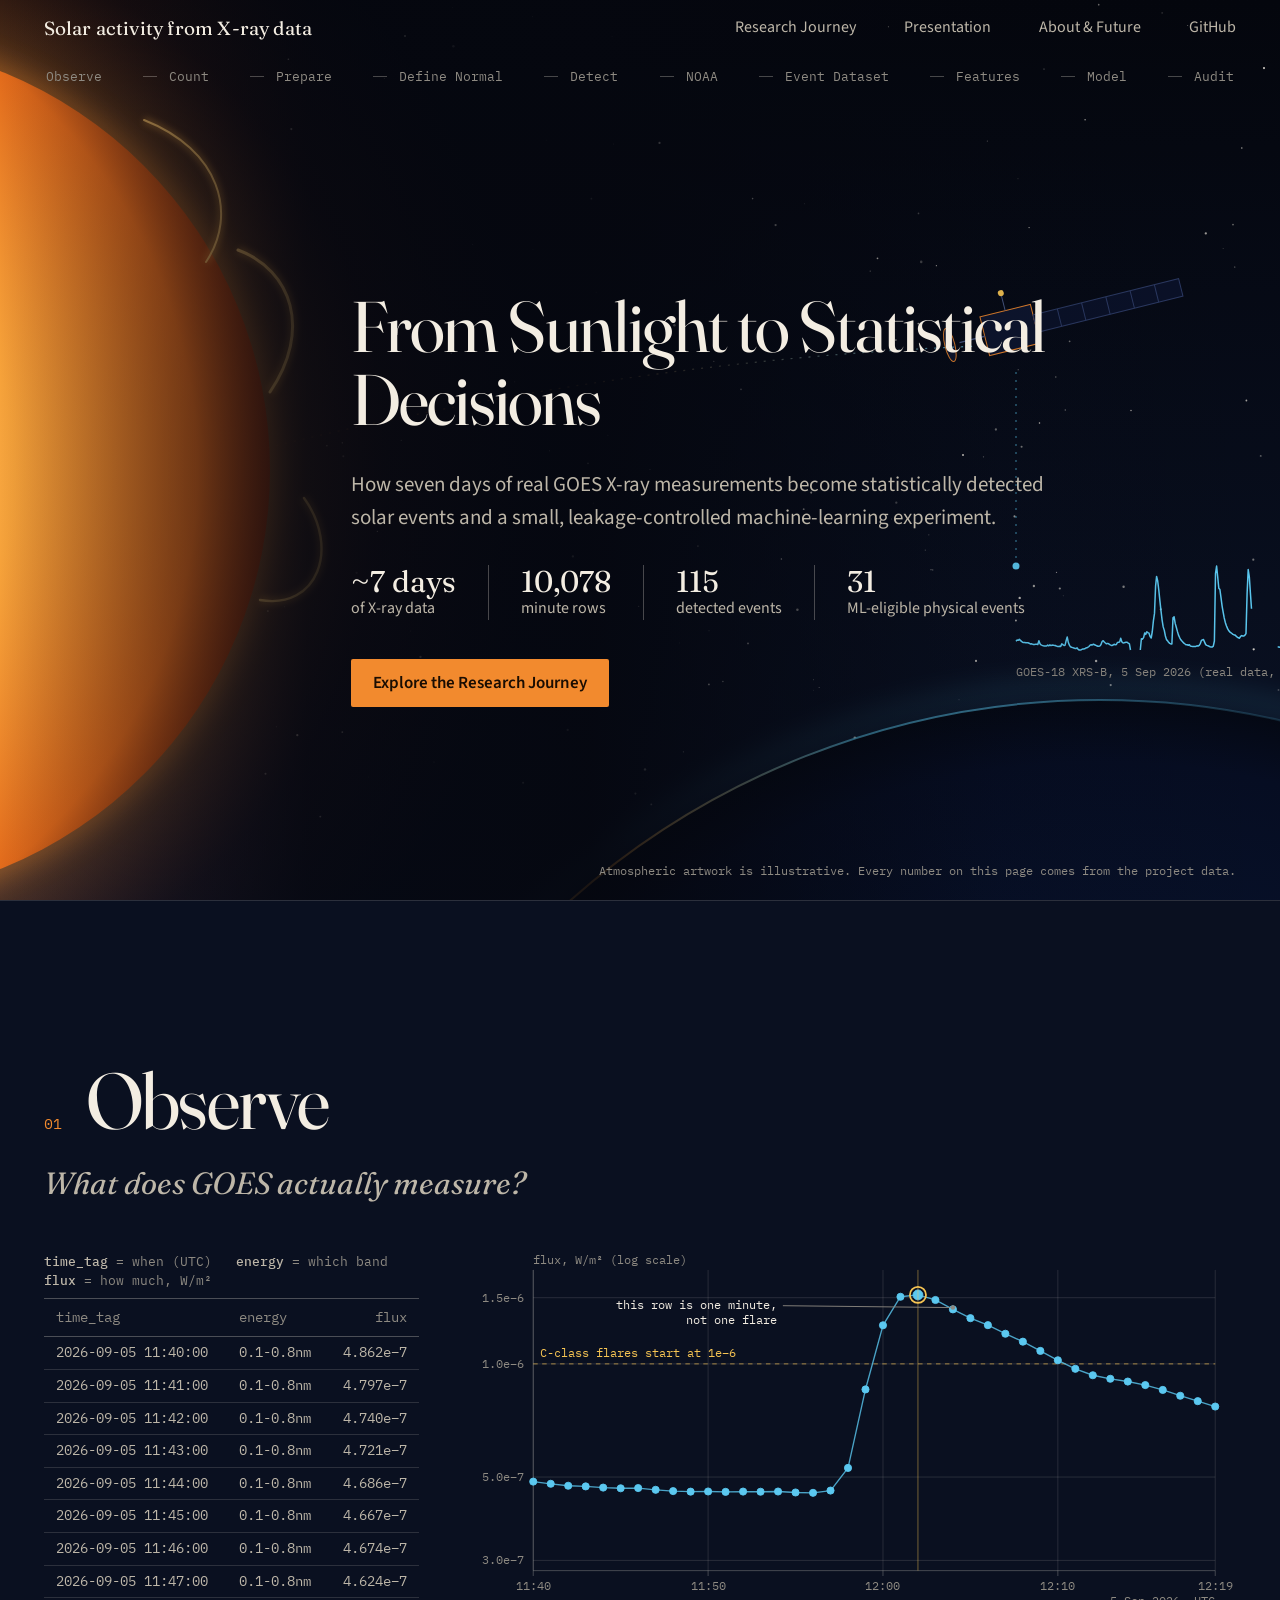
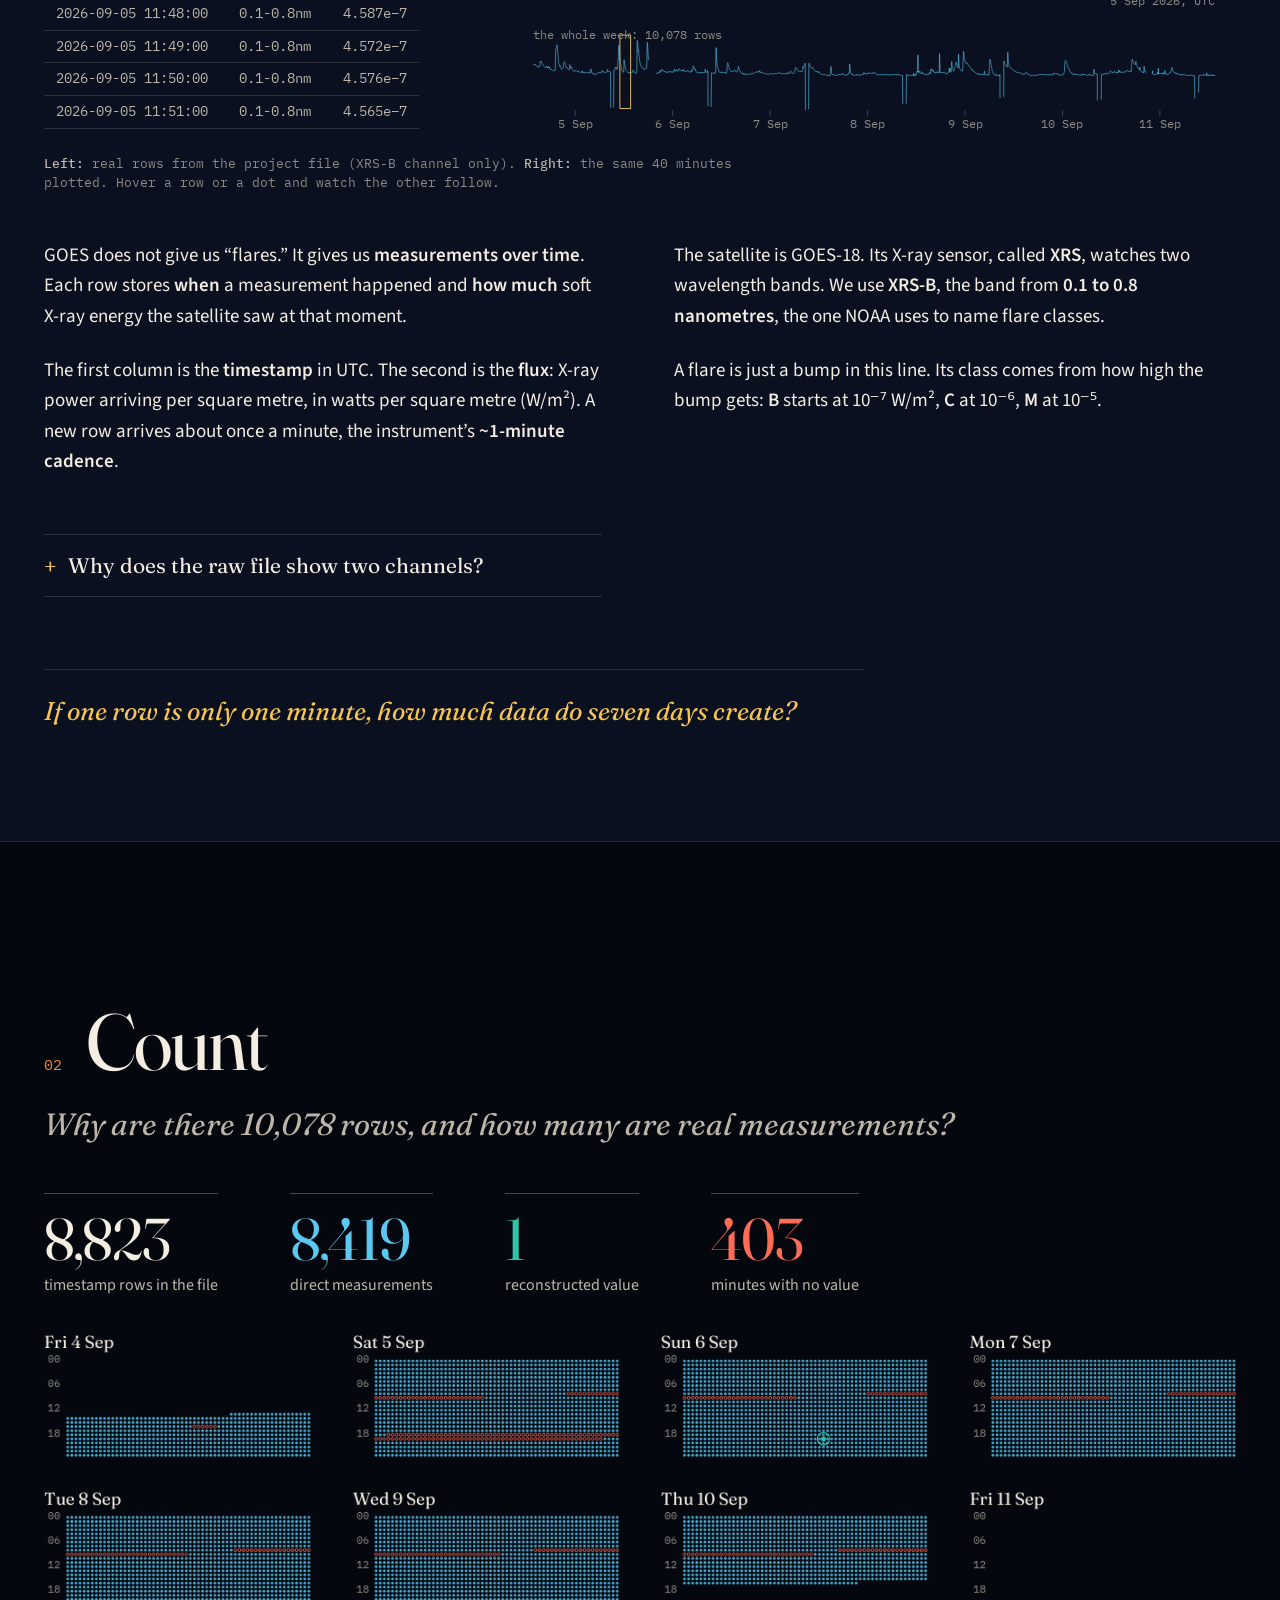
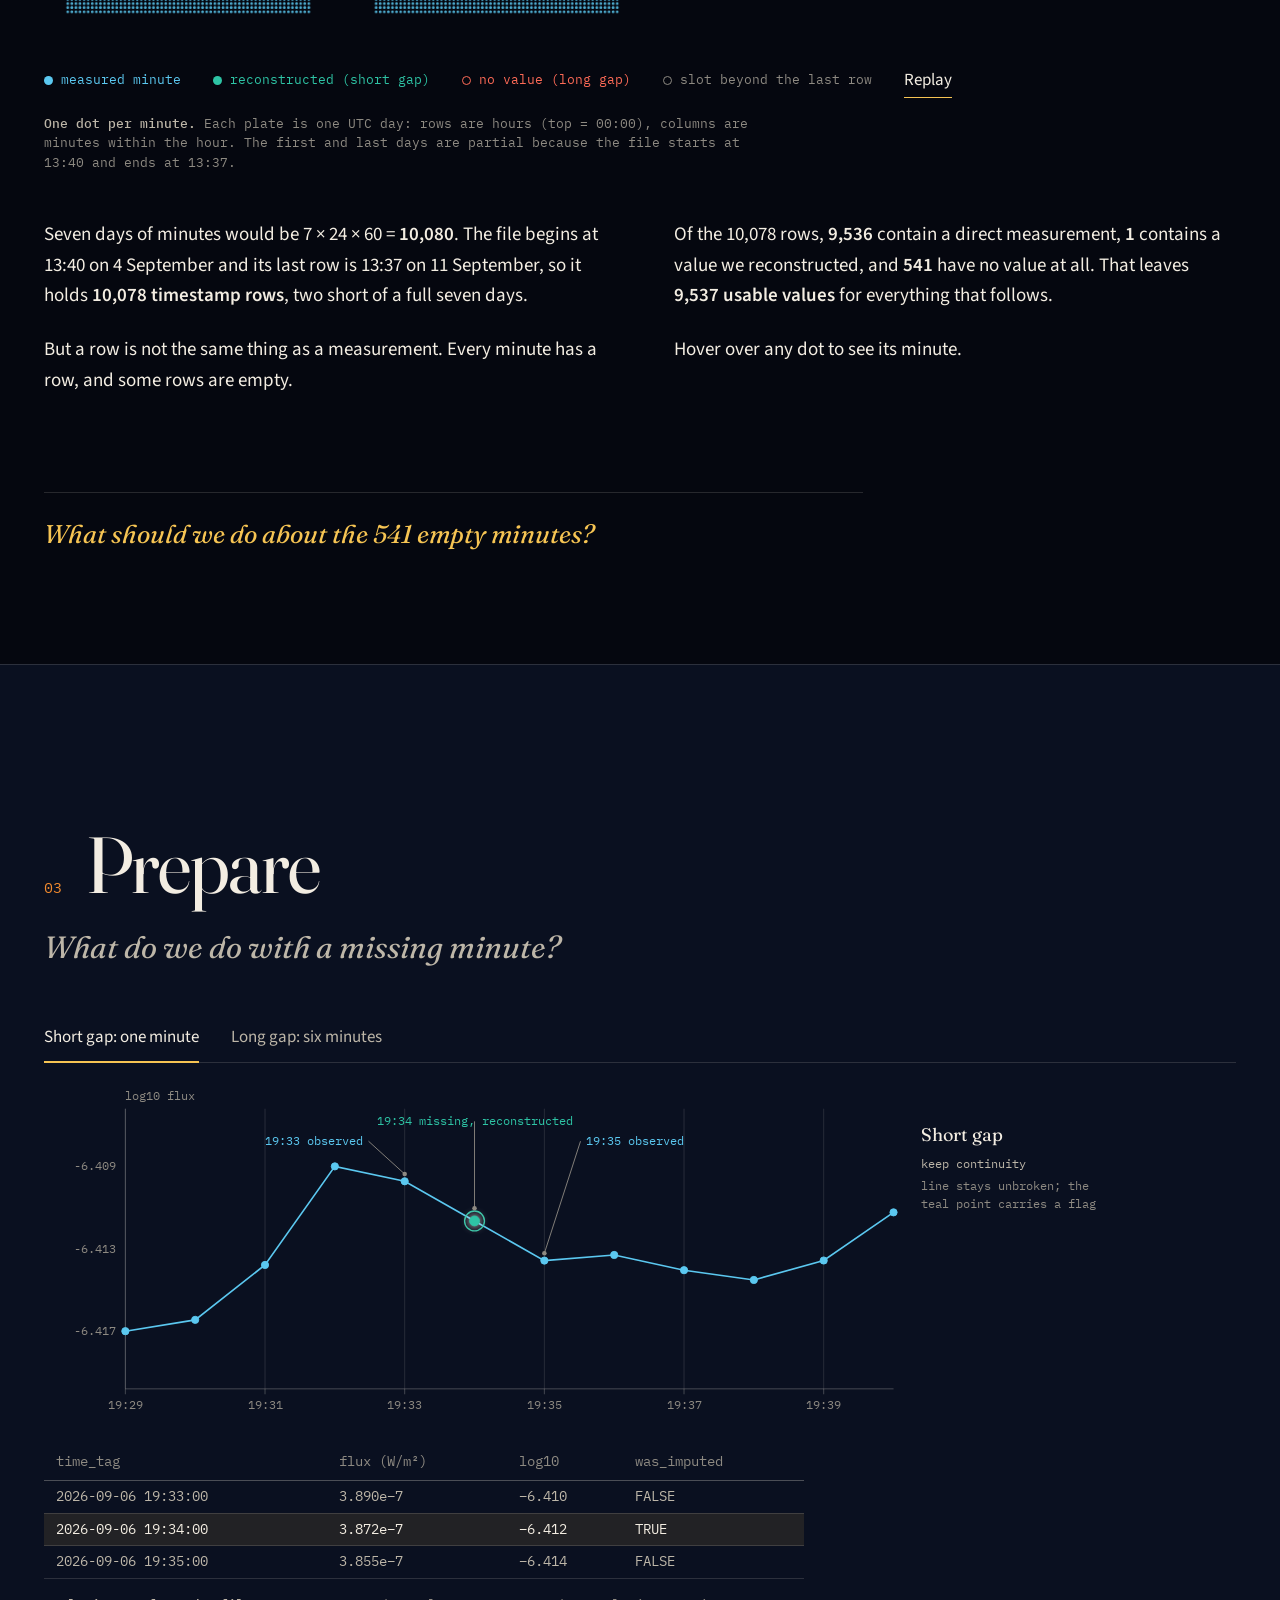
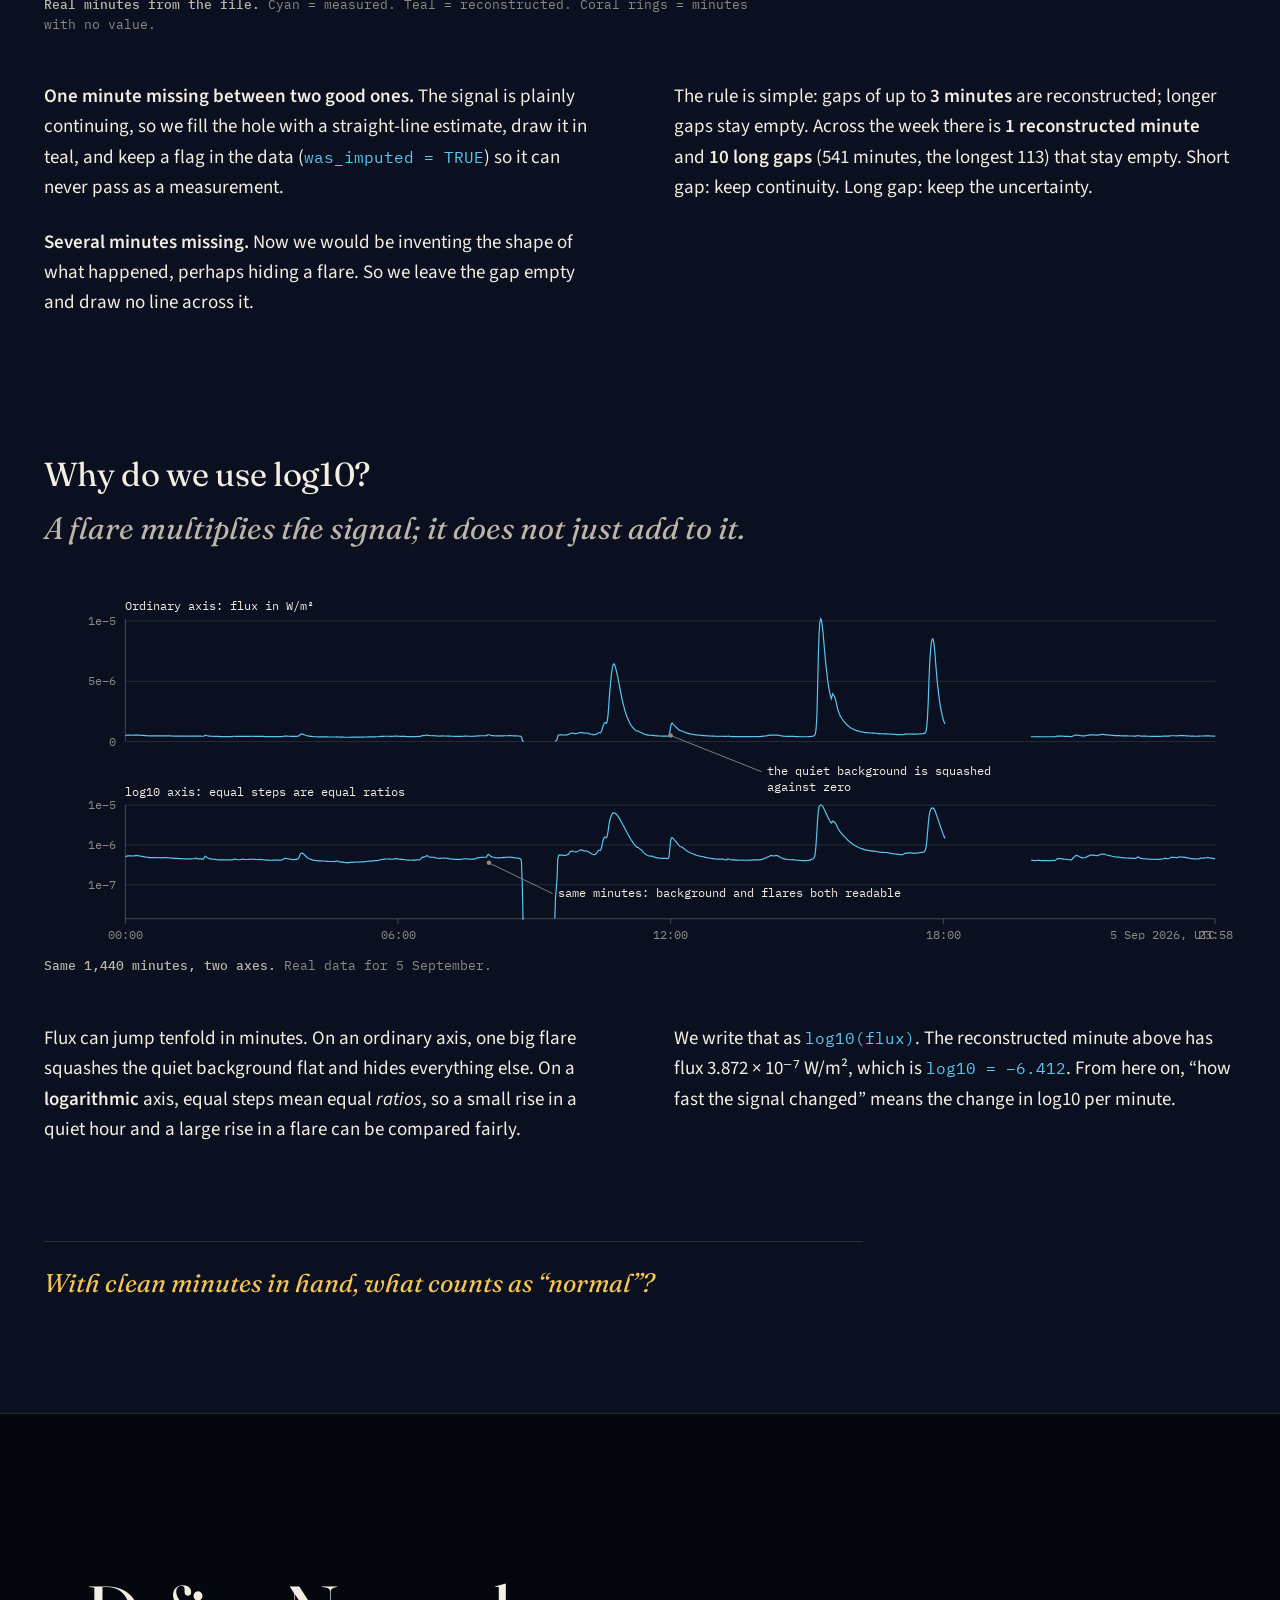
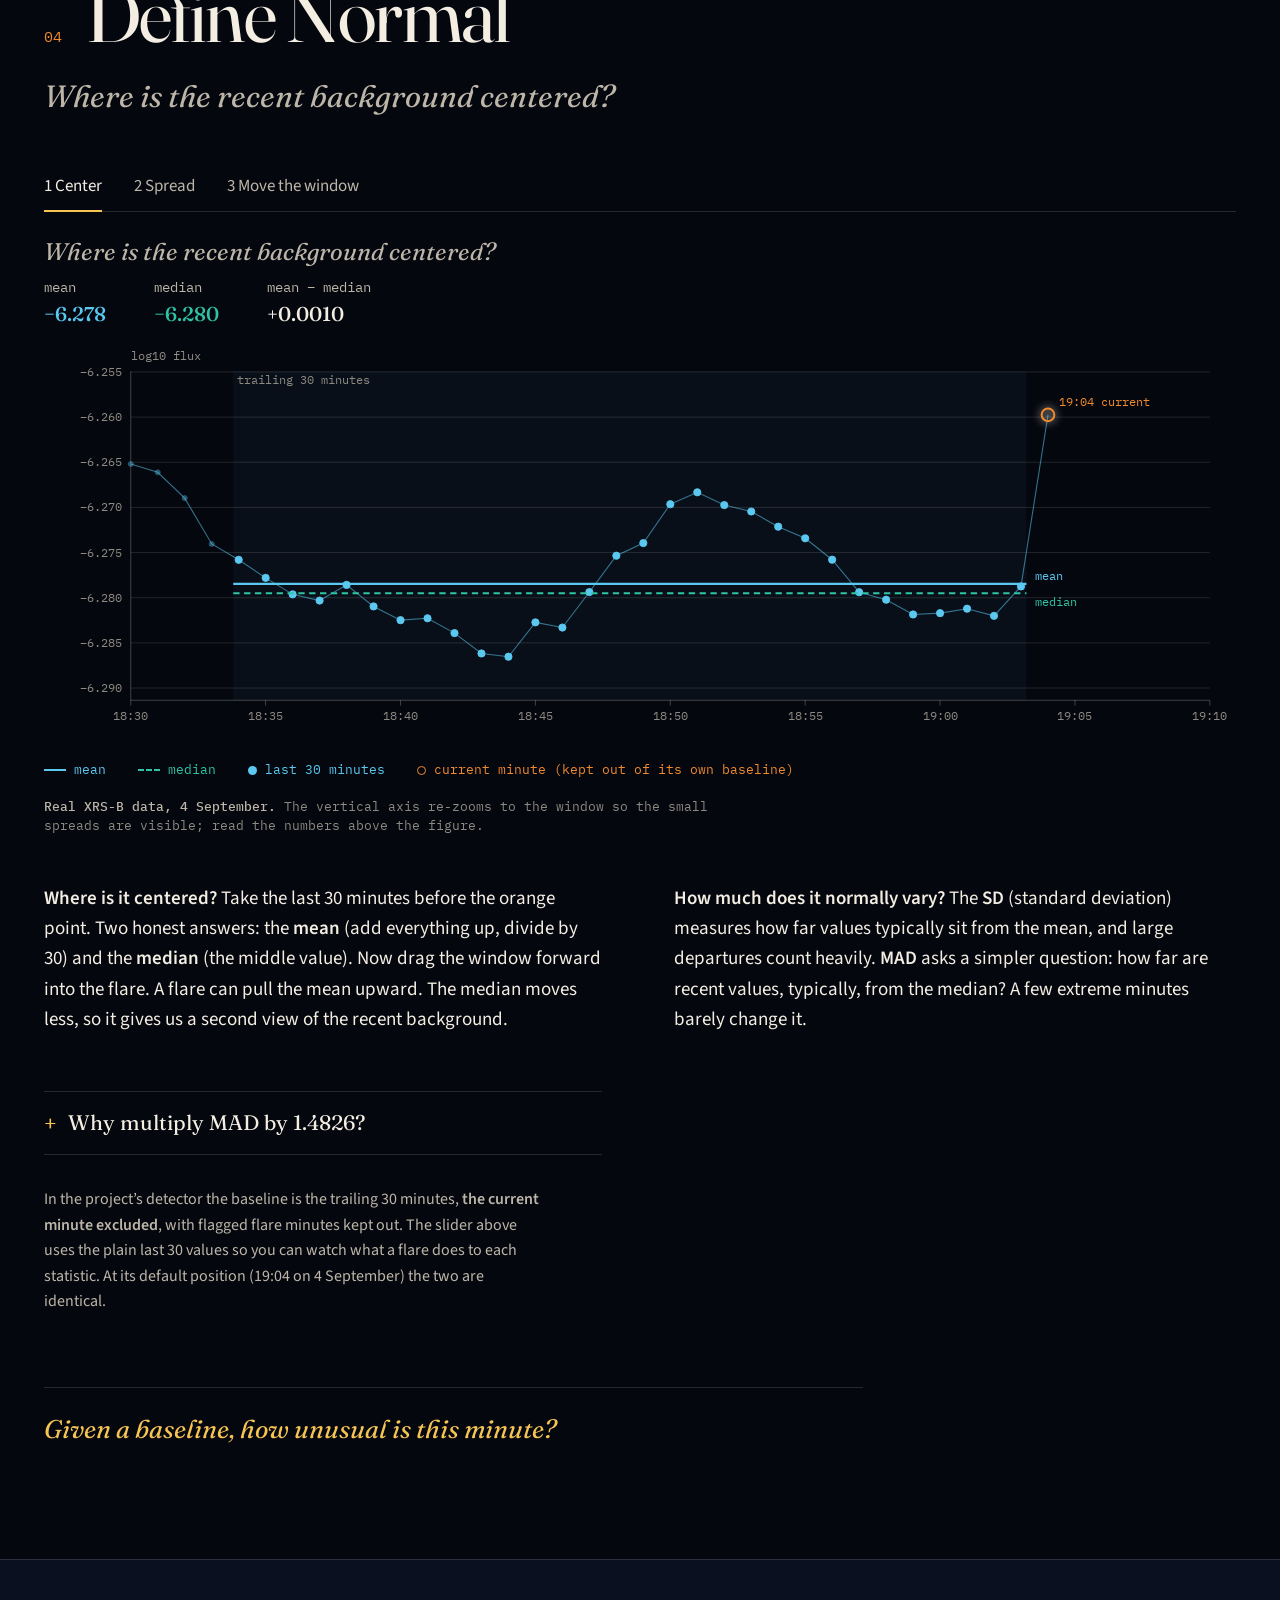
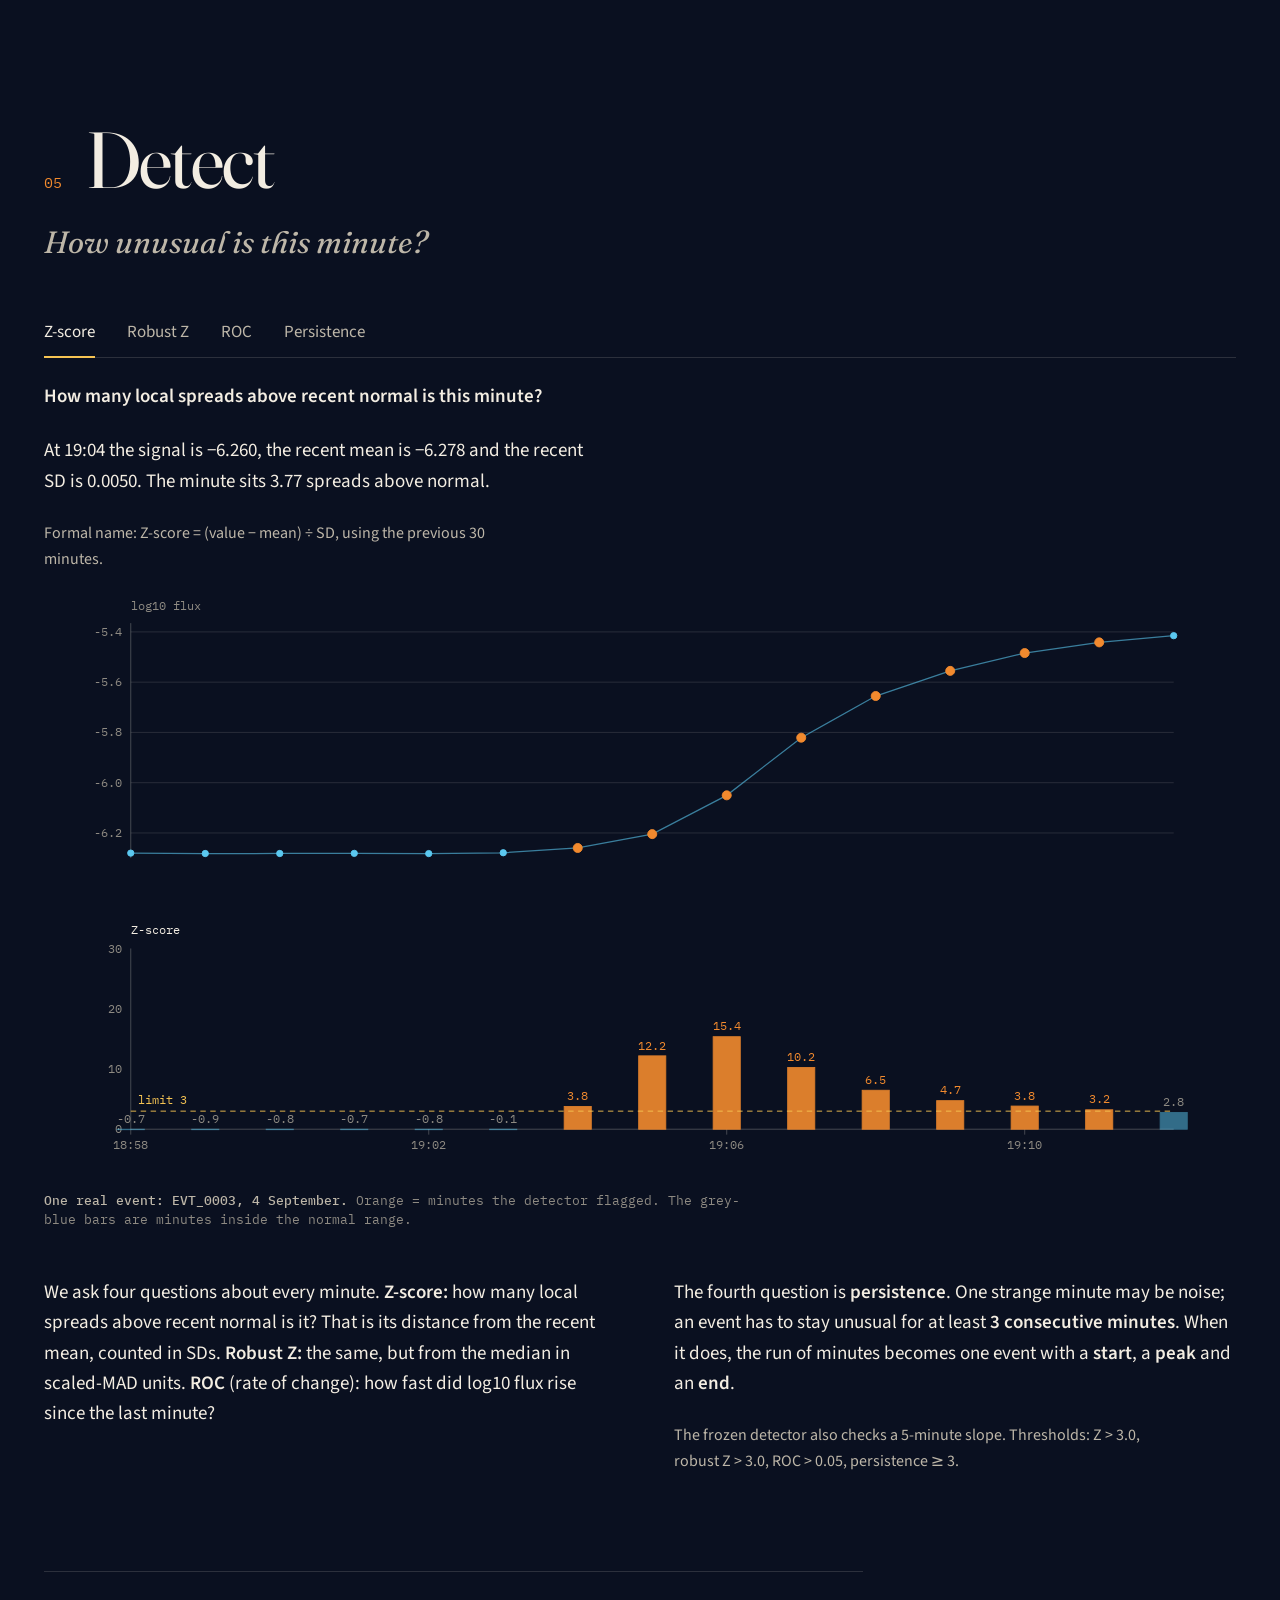
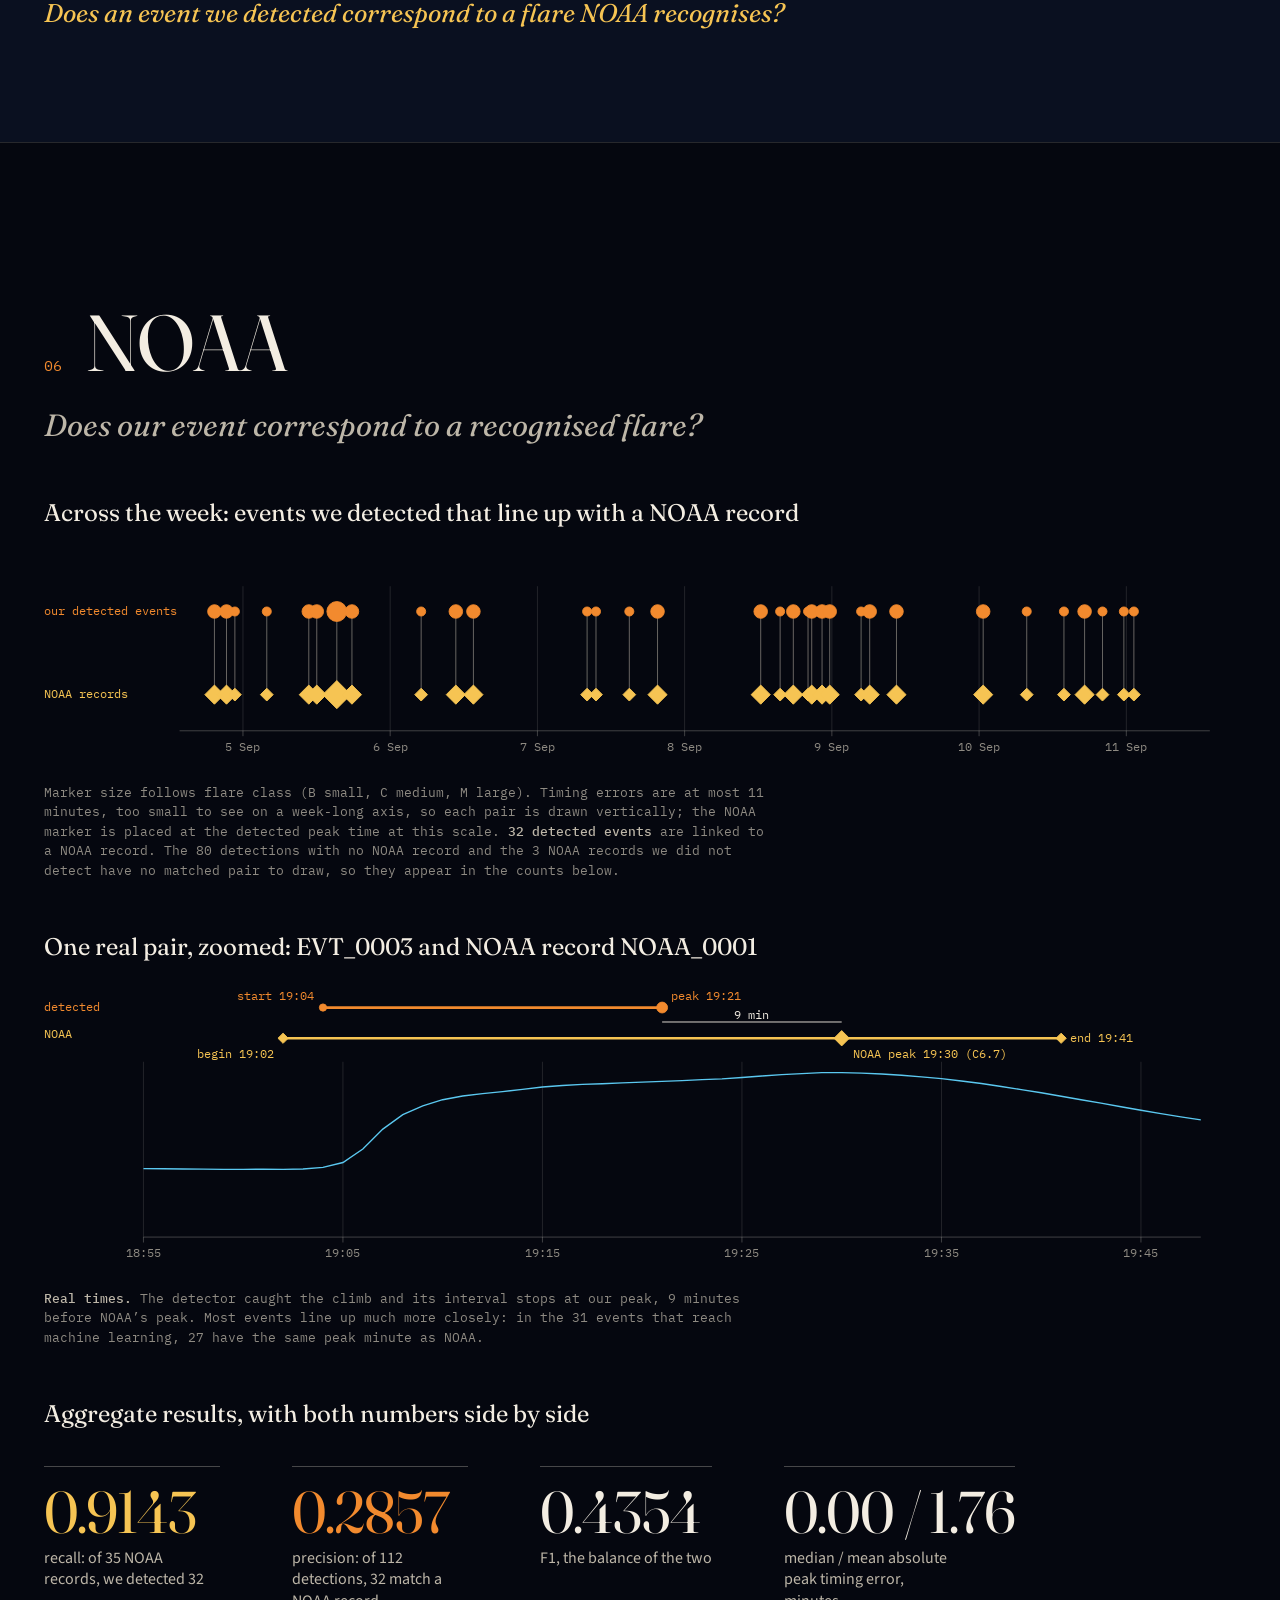
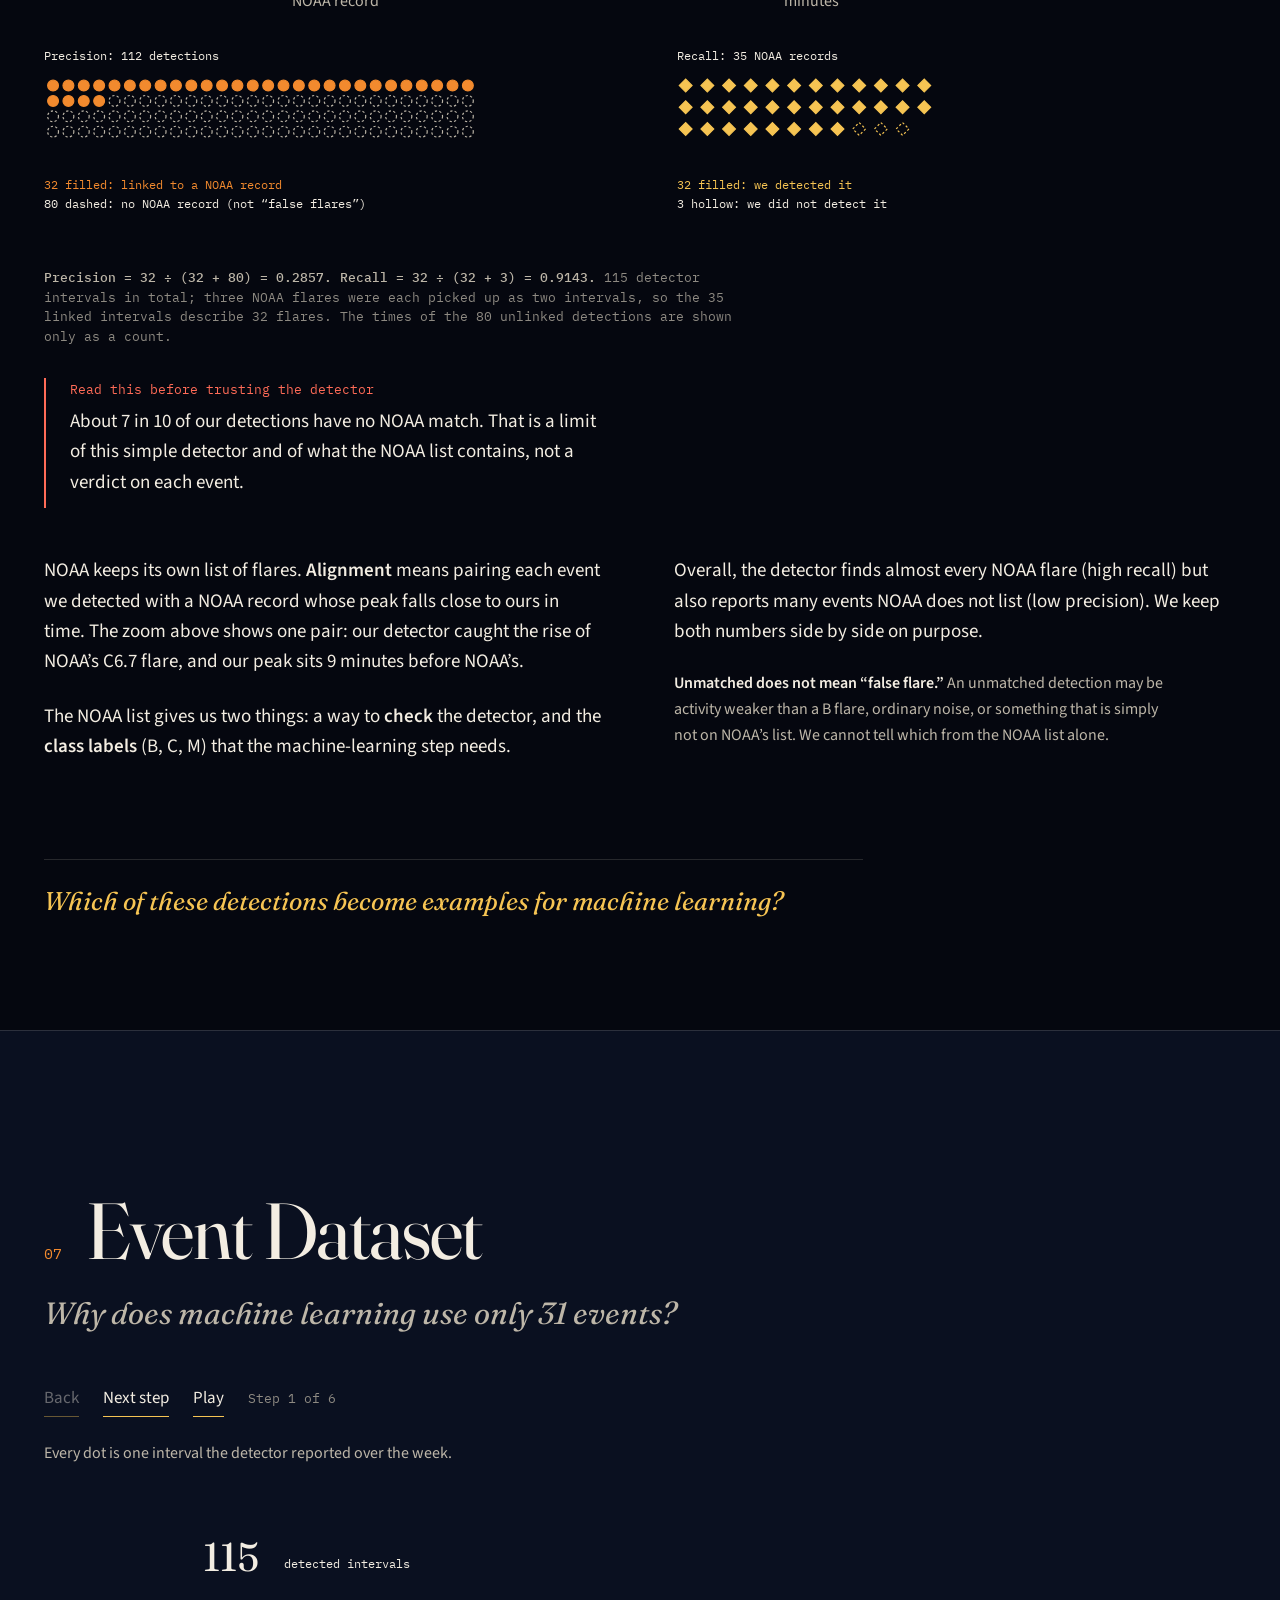
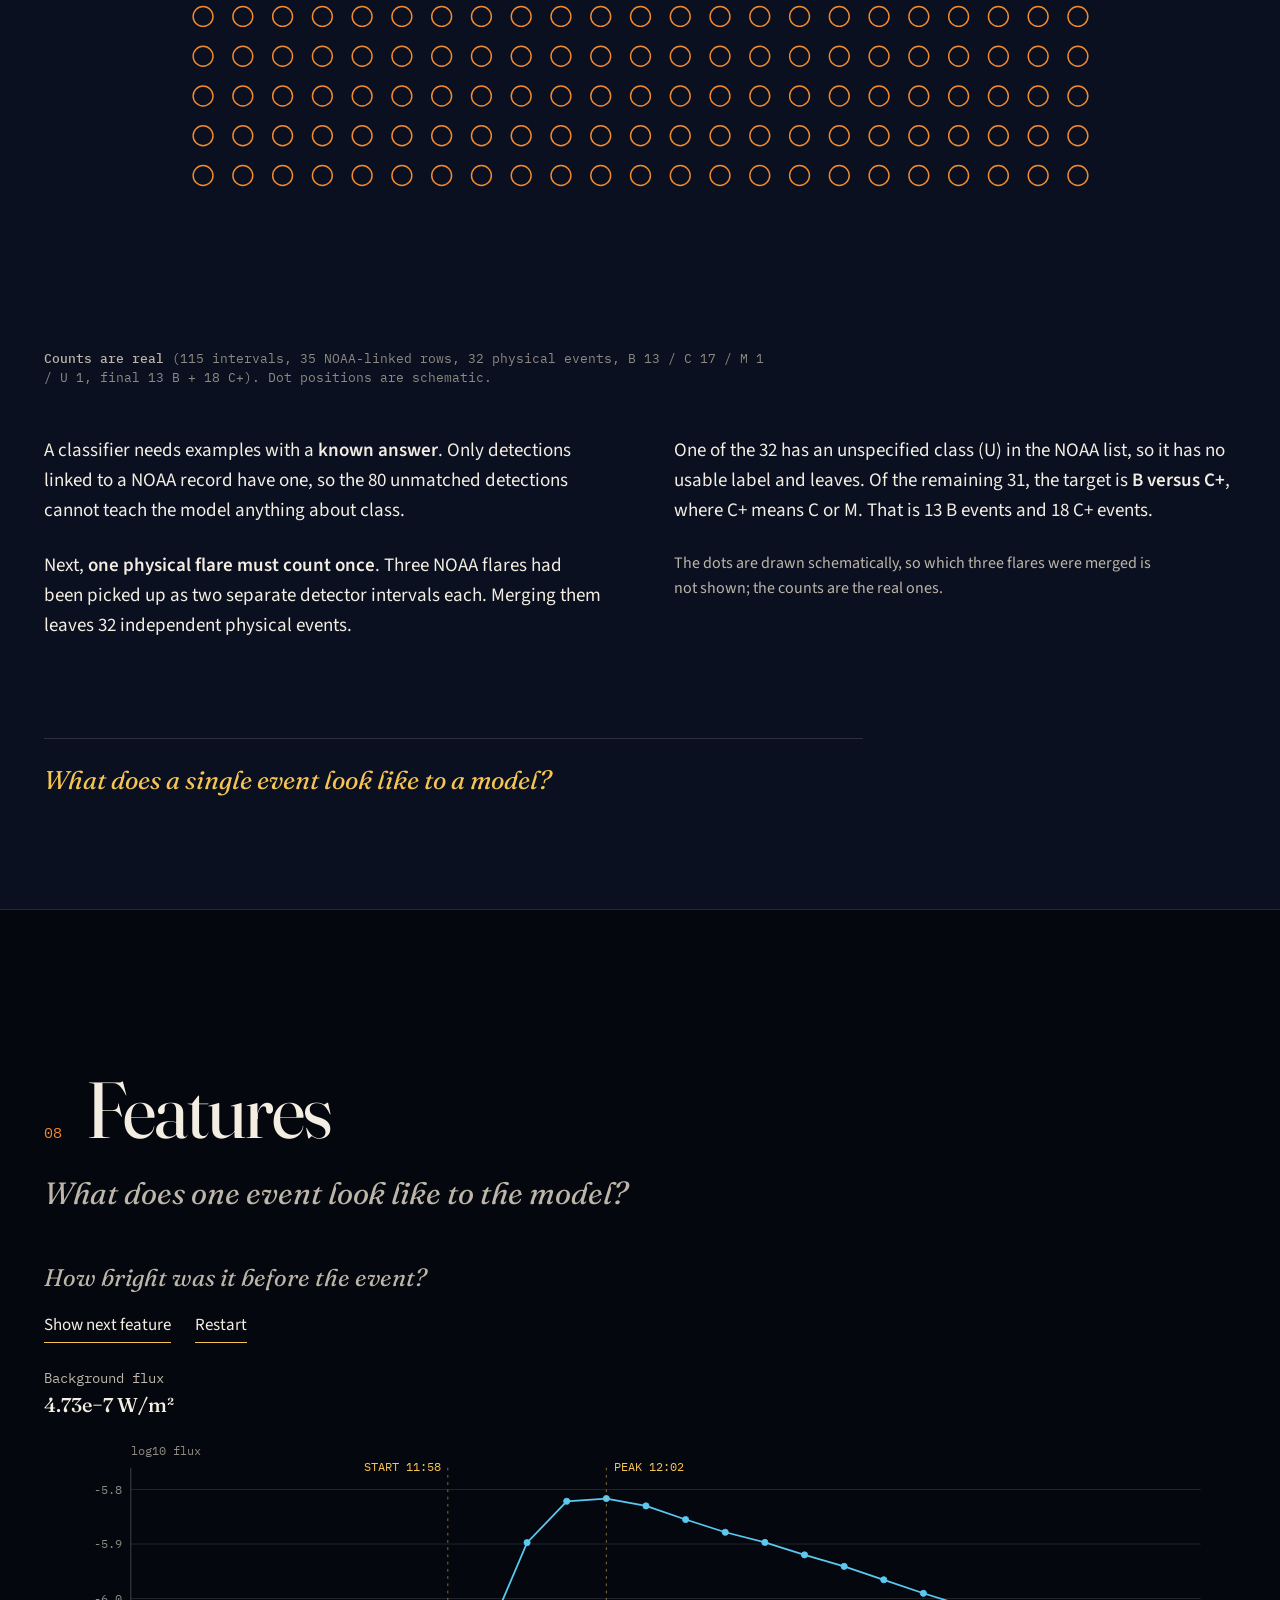
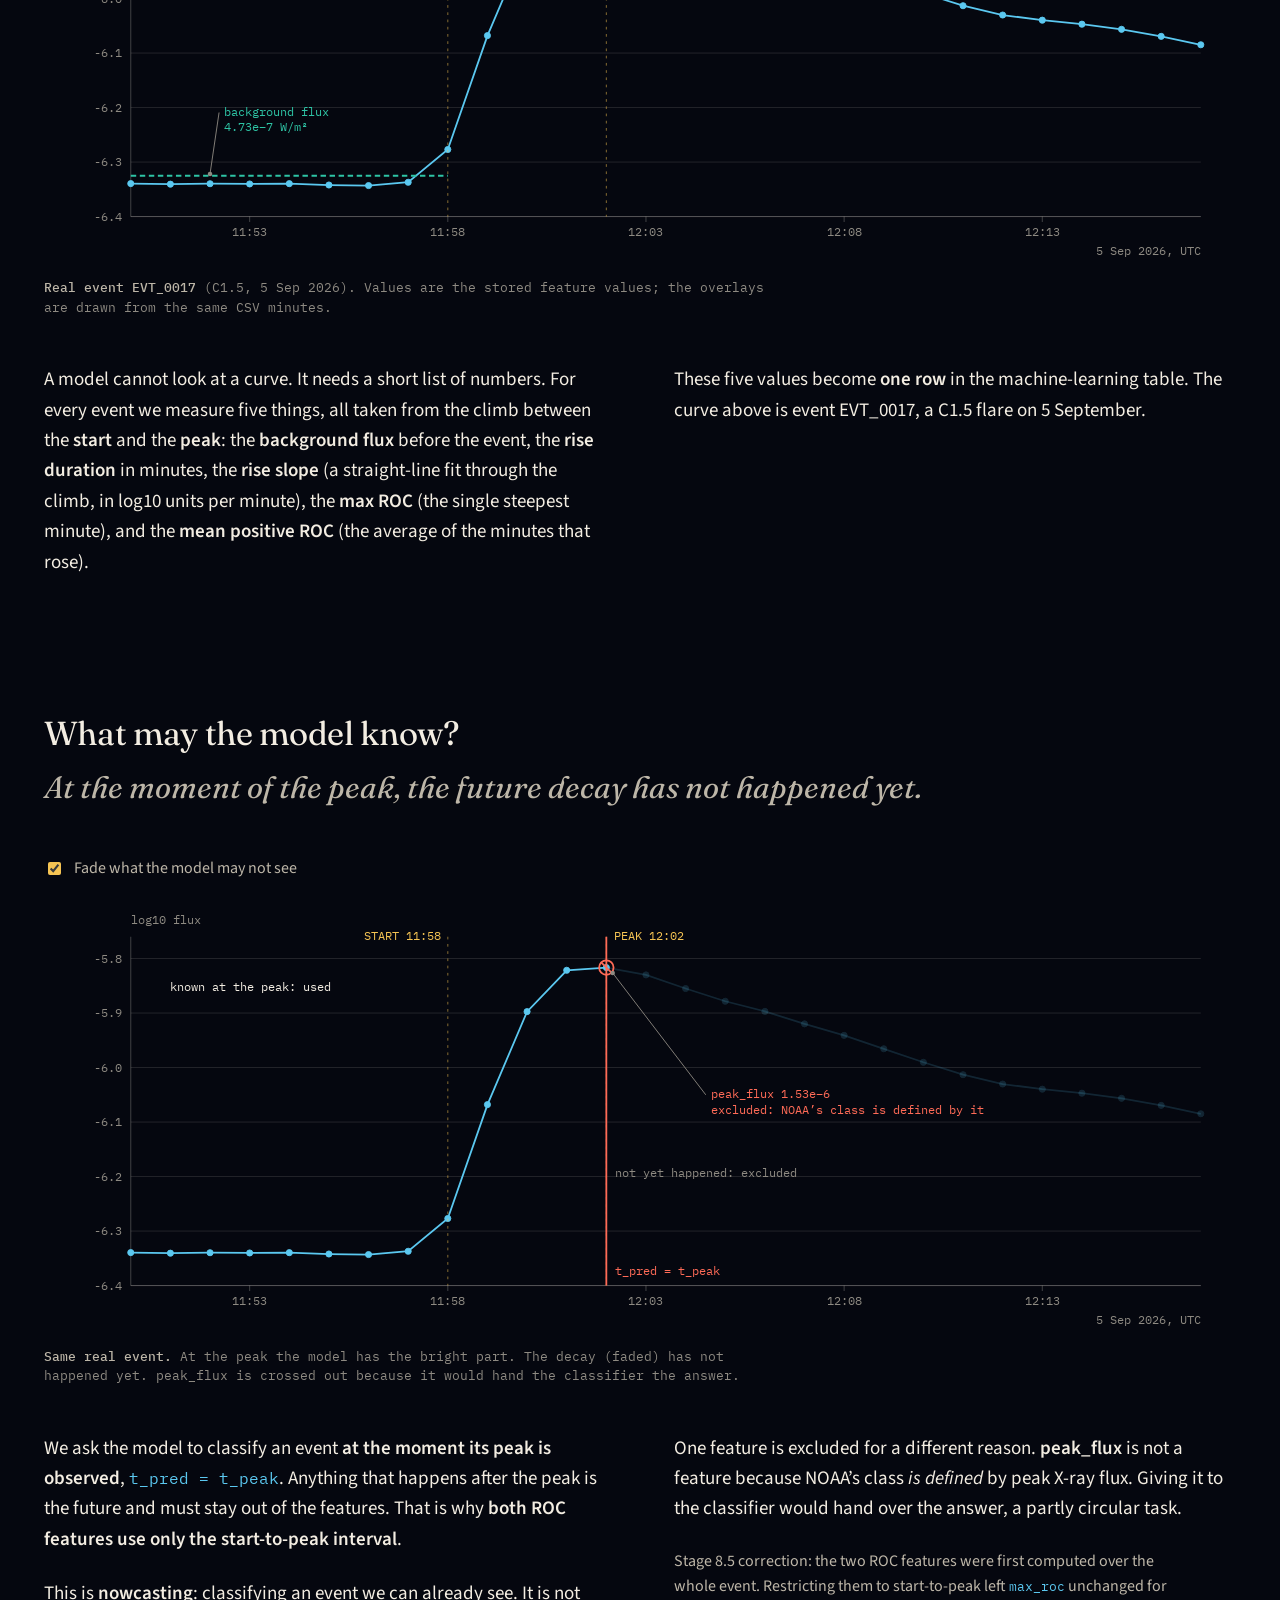
<file: index.html>
<!doctype html>
<html lang="en">
<head>
<meta charset="utf-8">
<meta name="viewport" content="width=device-width, initial-scale=1">
<title>From Sunlight to Statistical Decisions — Solar activity from GOES X-ray data</title>
<meta name="description" content="How seven days of real GOES X-ray measurements become statistically detected solar events and a small, leakage-controlled machine-learning experiment.">
<meta name="theme-color" content="#05070F">
<link rel="icon" href="data:image/svg+xml,%3Csvg xmlns='http://www.w3.org/2000/svg' viewBox='0 0 32 32'%3E%3Ccircle cx='16' cy='16' r='9' fill='%23F28A2E'/%3E%3C/svg%3E">
<link rel="stylesheet" href="css/tokens.css">
<link rel="stylesheet" href="css/base.css">
<link rel="stylesheet" href="css/chapters.css">
</head>
<body>

<header class="topnav" id="topnav">
  <div class="wrap">
    <div class="row">
      <a class="brand" href="#top">Solar activity from X-ray data</a>
      <ul class="nav-links">
        <li><a href="#observe">Research Journey</a></li>
        <li><a href="#presentation">Presentation</a></li>
        <li><a href="#about">About &amp; Future</a></li>
        <li><a href="https://github.com/Starcloud-retro" rel="noopener">GitHub</a></li>
      </ul>
    </div>
    <nav class="tracker" aria-label="Journey tracker">
      <ol>
        <li><a href="#observe">Observe</a></li><li><a href="#count">Count</a></li><li><a href="#prepare">Prepare</a></li>
        <li><a href="#normal">Define Normal</a></li><li><a href="#detect">Detect</a></li><li><a href="#noaa">NOAA</a></li>
        <li><a href="#dataset">Event Dataset</a></li><li><a href="#features">Features</a></li><li><a href="#model">Model</a></li><li><a href="#audit">Audit</a></li>
      </ol>
      <div class="bar" id="trackbar"></div>
    </nav>
  </div>
</header>

<main id="top">

<!-- ============ HERO ============ -->
<section class="chapter hero" aria-label="Introduction">
  <div class="art" id="hero-art" aria-hidden="true"></div>
  <div class="scrim"></div>
  <div class="wrap" style="position:relative;width:100%">
    <div class="copy">
      <h1>From Sunlight to Statistical Decisions</h1>
      <p class="sub">How seven days of real GOES X-ray measurements become statistically detected solar events and a small, leakage-controlled machine-learning experiment.</p>
      <ul class="facts">
        <li><b>~7 days</b>of X-ray data</li>
        <li><b data-truth="data.rows">10,078</b>minute rows</li>
        <li><b data-truth="noaa.detected">115</b>detected events</li>
        <li><b data-truth="dataset.ml">31</b>ML-eligible physical events</li>
      </ul>
      <a class="btn fill" href="#observe">Explore the Research Journey</a>
    </div>
  </div>
  <div class="credit">Atmospheric artwork is illustrative. Every number on this page comes from the project data.</div>
</section>

<!-- ============ 01 OBSERVE ============ -->
<section class="chapter band" id="observe" data-step="Observe">
  <div class="wrap">
    <header class="ch-head"><span class="ch-no">01</span><h2>Observe</h2></header>
    <p class="ch-q">What does GOES actually measure?</p>
    <figure class="fig" id="fig-observe"></figure>
    <div class="prose two">
      <div>
        <p>GOES does not give us “flares.” It gives us <strong>measurements over time</strong>. Each row stores <strong>when</strong> a measurement happened and <strong>how much</strong> soft X-ray energy the satellite saw at that moment.</p>
        <p>The first column is the <strong>timestamp</strong> in UTC. The second is the <strong>flux</strong>: X-ray power arriving per square metre, in watts per square metre (W/m²). A new row arrives about once a minute, the instrument’s <strong>~1-minute cadence</strong>.</p>
      </div>
      <div>
        <p>The satellite is GOES-18. Its X-ray sensor, called <strong>XRS</strong>, watches two wavelength bands. We use <strong>XRS-B</strong>, the band from <strong>0.1 to 0.8 nanometres</strong>, the one NOAA uses to name flare classes.</p>
        <p>A flare is just a bump in this line. Its class comes from how high the bump gets: <strong>B</strong> starts at 10⁻⁷ W/m², <strong>C</strong> at 10⁻⁶, <strong>M</strong> at 10⁻⁵.</p>
      </div>
    </div>
    <details>
      <summary>Why does the raw file show two channels?</summary>
      <div class="inner" id="stacked-demo"><p>The project’s cleaned file stacks both sensor bands in one table: same minute, two rows. Every figure on this page filters it to <span class="code">energy == "0.1-0.8nm"</span> first.</p></div>
    </details>
    <p class="bridge">If one row is only one minute, how much data do seven days create?</p>
  </div>
</section>

<!-- ============ 02 COUNT ============ -->
<section class="chapter" id="count" data-step="Count">
  <div class="wrap">
    <header class="ch-head"><span class="ch-no">02</span><h2>Count</h2></header>
    <p class="ch-q">Why are there 10,078 rows, and how many are real measurements?</p>
    <figure class="fig" id="fig-count"></figure>
    <div class="prose two">
      <div>
        <p>Seven days of minutes would be 7 × 24 × 60 = <strong>10,080</strong>. The file begins at 13:40 on 4 September and its last row is 13:37 on 11 September, so it holds <strong>10,078 timestamp rows</strong>, two short of a full seven days.</p>
        <p>But a row is not the same thing as a measurement. Every minute has a row, and some rows are empty.</p>
      </div>
      <div>
        <p>Of the 10,078 rows, <strong>9,536</strong> contain a direct measurement, <strong>1</strong> contains a value we reconstructed, and <strong>541</strong> have no value at all. That leaves <strong>9,537 usable values</strong> for everything that follows.</p>
        <p>Hover over any dot to see its minute.</p>
      </div>
    </div>
    <p class="bridge">What should we do about the 541 empty minutes?</p>
  </div>
</section>

<!-- ============ 03 PREPARE ============ -->
<section class="chapter band" id="prepare" data-step="Prepare">
  <div class="wrap">
    <header class="ch-head"><span class="ch-no">03</span><h2>Prepare</h2></header>
    <p class="ch-q">What do we do with a missing minute?</p>
    <figure class="fig" id="fig-gaps"></figure>
    <div class="prose two">
      <div>
        <p><strong>One minute missing between two good ones.</strong> The signal is plainly continuing, so we fill the hole with a straight-line estimate, draw it in teal, and keep a flag in the data (<span class="code">was_imputed = TRUE</span>) so it can never pass as a measurement.</p>
        <p><strong>Several minutes missing.</strong> Now we would be inventing the shape of what happened, perhaps hiding a flare. So we leave the gap empty and draw no line across it.</p>
      </div>
      <div>
        <p>The rule is simple: gaps of up to <strong>3 minutes</strong> are reconstructed; longer gaps stay empty. <span id="gap-stat">Short gap = keep continuity. Long gap = keep the uncertainty.</span></p>
      </div>
    </div>
    <h3>Why do we use log10?</h3>
    <p class="ch-q">A flare multiplies the signal; it does not just add to it.</p>
    <figure class="fig" id="fig-log"></figure>
    <div class="prose two">
      <div>
        <p>Flux can jump tenfold in minutes. On an ordinary axis, one big flare squashes the quiet background flat and hides everything else. On a <strong>logarithmic</strong> axis, equal steps mean equal <em>ratios</em>, so a small rise in a quiet hour and a large rise in a flare can be compared fairly.</p>
      </div>
      <div>
        <p>We write that as <span class="code">log10(flux)</span>. The reconstructed minute above has flux 3.872 × 10⁻⁷ W/m², which is <span class="code">log10 = −6.412</span>. From here on, “how fast the signal changed” means the change in log10 per minute.</p>
      </div>
    </div>
    <p class="bridge">With clean minutes in hand, what counts as “normal”?</p>
  </div>
</section>

<!-- ============ 04 DEFINE NORMAL ============ -->
<section class="chapter" id="normal" data-step="Define Normal">
  <div class="wrap">
    <header class="ch-head"><span class="ch-no">04</span><h2>Define Normal</h2></header>
    <p class="ch-q">Where is the recent background centered?</p>
    <div id="normal-ui"></div>
    <figure class="fig" id="fig-normal"></figure>
    <div class="prose two">
      <div>
        <p><strong>Where is it centered?</strong> Take the last 30 minutes before the orange point. Two honest answers: the <strong>mean</strong> (add everything up, divide by 30) and the <strong>median</strong> (the middle value). Now drag the window forward into the flare. A flare can pull the mean upward. The median moves less, so it gives us a second view of the recent background.</p>
      </div>
      <div>
        <p><strong>How much does it normally vary?</strong> The <strong>SD</strong> (standard deviation) measures how far values typically sit from the mean, and large departures count heavily. <strong>MAD</strong> asks a simpler question: how far are recent values, typically, from the median? A few extreme minutes barely change it.</p>
      </div>
    </div>
    <details>
      <summary>Why multiply MAD by 1.4826?</summary>
      <div class="inner">
        <p>For bell-shaped (Normal) data, the MAD comes out at about <span class="code">0.67449</span> of the SD (σ): MAD ≈ 0.67449σ. To put MAD on the same scale as σ we divide by that number, and 1 ÷ 0.67449 ≈ <span class="code">1.4826</span>.</p>
        <p>After the multiplication, “one robust spread” and “one SD” mean roughly the same thing when the background is calm, which lets us compare the two Z-scores fairly.</p>
      </div>
    </details>
    <p class="note">In the project’s detector the baseline is the trailing 30 minutes, <strong>the current minute excluded</strong>, with flagged flare minutes kept out. The slider above uses the plain last 30 values so you can watch what a flare does to each statistic. At its default position (19:04 on 4 September) the two are identical.</p>
    <p class="bridge">Given a baseline, how unusual is this minute?</p>
  </div>
</section>

<!-- ============ 05 DETECT ============ -->
<section class="chapter band" id="detect" data-step="Detect">
  <div class="wrap">
    <header class="ch-head"><span class="ch-no">05</span><h2>Detect</h2></header>
    <p class="ch-q">How unusual is this minute?</p>
    <div id="detect-ui"></div>
    <figure class="fig" id="fig-detect"></figure>
    <div class="prose two">
      <div>
        <p>We ask four questions about every minute. <strong>Z-score:</strong> how many local spreads above recent normal is it? That is its distance from the recent mean, counted in SDs. <strong>Robust Z:</strong> the same, but from the median in scaled-MAD units. <strong>ROC</strong> (rate of change): how fast did log10 flux rise since the last minute?</p>
      </div>
      <div>
        <p>The fourth question is <strong>persistence</strong>. One strange minute may be noise; an event has to stay unusual for at least <strong>3 consecutive minutes</strong>. When it does, the run of minutes becomes one event with a <strong>start</strong>, a <strong>peak</strong> and an <strong>end</strong>.</p>
        <p class="note">The frozen detector also checks a 5-minute slope. Thresholds: Z &gt; 3.0, robust Z &gt; 3.0, ROC &gt; 0.05, persistence ≥ 3.</p>
      </div>
    </div>
    <p class="bridge">Does an event we detected correspond to a flare NOAA recognises?</p>
  </div>
</section>

<!-- ============ 06 NOAA ============ -->
<section class="chapter" id="noaa" data-step="NOAA">
  <div class="wrap">
    <header class="ch-head"><span class="ch-no">06</span><h2>NOAA</h2></header>
    <p class="ch-q">Does our event correspond to a recognised flare?</p>
    <figure class="fig" id="fig-noaa"></figure>
    <div class="prose two">
      <div>
        <p>NOAA keeps its own list of flares. <strong>Alignment</strong> means pairing each event we detected with a NOAA record whose peak falls close to ours in time. The zoom above shows one pair: our detector caught the rise of NOAA’s C6.7 flare, and our peak sits 9 minutes before NOAA’s.</p>
        <p>The NOAA list gives us two things: a way to <strong>check</strong> the detector, and the <strong>class labels</strong> (B, C, M) that the machine-learning step needs.</p>
      </div>
      <div>
        <p>Overall, the detector finds almost every NOAA flare (high recall) but also reports many events NOAA does not list (low precision). We keep both numbers side by side on purpose.</p>
        <p class="note"><strong>Unmatched does not mean “false flare.”</strong> An unmatched detection may be activity weaker than a B flare, ordinary noise, or something that is simply not on NOAA’s list. We cannot tell which from the NOAA list alone.</p>
      </div>
    </div>
    <p class="bridge">Which of these detections become examples for machine learning?</p>
  </div>
</section>

<!-- ============ 07 EVENT DATASET ============ -->
<section class="chapter band" id="dataset" data-step="Event Dataset">
  <div class="wrap">
    <header class="ch-head"><span class="ch-no">07</span><h2>Event Dataset</h2></header>
    <p class="ch-q">Why does machine learning use only 31 events?</p>
    <div id="dataset-ui"></div>
    <figure class="fig" id="fig-dataset"></figure>
    <div class="prose two">
      <div>
        <p>A classifier needs examples with a <strong>known answer</strong>. Only detections linked to a NOAA record have one, so the 80 unmatched detections cannot teach the model anything about class.</p>
        <p>Next, <strong>one physical flare must count once</strong>. Three NOAA flares had been picked up as two separate detector intervals each. Merging them leaves 32 independent physical events.</p>
      </div>
      <div>
        <p>One of the 32 has an unspecified class (U) in the NOAA list, so it has no usable label and leaves. Of the remaining 31, the target is <strong>B versus C+</strong>, where C+ means C or M. That is 13 B events and 18 C+ events.</p>
        <p class="note">The dots are drawn schematically, so which three flares were merged is not shown; the counts are the real ones.</p>
      </div>
    </div>
    <p class="bridge">What does a single event look like to a model?</p>
  </div>
</section>

<!-- ============ 08 FEATURES + LEAKAGE ============ -->
<section class="chapter" id="features" data-step="Features">
  <div class="wrap">
    <header class="ch-head"><span class="ch-no">08</span><h2>Features</h2></header>
    <p class="ch-q">What does one event look like to the model?</p>
    <div id="feat-ui"></div>
    <figure class="fig" id="fig-features"></figure>
    <div class="prose two">
      <div>
        <p>A model cannot look at a curve. It needs a short list of numbers. For every event we measure five things, all taken from the climb between the <strong>start</strong> and the <strong>peak</strong>: the <strong>background flux</strong> before the event, the <strong>rise duration</strong> in minutes, the <strong>rise slope</strong> (a straight-line fit through the climb, in log10 units per minute), the <strong>max ROC</strong> (the single steepest minute), and the <strong>mean positive ROC</strong> (the average of the minutes that rose).</p>
      </div>
      <div>
        <p>These five values become <strong>one row</strong> in the machine-learning table. The curve above is event EVT_0017, a C1.5 flare on 5 September.</p>
      </div>
    </div>

    <h3>What may the model know?</h3>
    <p class="ch-q">At the moment of the peak, the future decay has not happened yet.</p>
    <figure class="fig" id="fig-leak"></figure>
    <div class="prose two">
      <div>
        <p>We ask the model to classify an event <strong>at the moment its peak is observed</strong>, <span class="code">t_pred = t_peak</span>. Anything that happens after the peak is the future and must stay out of the features. That is why <strong>both ROC features use only the start-to-peak interval</strong>.</p>
        <p>This is <strong>nowcasting</strong>: classifying an event we can already see. It is not forecasting, which would mean predicting a flare before its signal appears.</p>
      </div>
      <div>
        <p>One feature is excluded for a different reason. <strong>peak_flux</strong> is not a feature because NOAA’s class <em>is defined</em> by peak X-ray flux. Giving it to the classifier would hand over the answer, a partly circular task.</p>
        <p class="note">Stage 8.5 correction: the two ROC features were first computed over the whole event. Restricting them to start-to-peak left <span class="code">max_roc</span> unchanged for all events and changed <span class="code">mean_pos_roc</span> for 2 events.</p>
      </div>
    </div>
    <p class="bridge">How does a model turn five numbers into B or C+?</p>
  </div>
</section>

<!-- ============ 09 MODEL ============ -->
<section class="chapter band" id="model" data-step="Model">
  <div class="wrap">
    <header class="ch-head"><span class="ch-no">09</span><h2>Model</h2></header>
    <p class="ch-q">How does the model turn five numbers into B or C+?</p>
    <figure class="fig" id="fig-model"></figure>

    <h3>How was it tested?</h3>
    <p class="ch-q">Train on the past, test on the future.</p>
    <figure class="fig" id="fig-split"></figure>
    <div class="prose two">
      <div>
        <p>Events are sorted by time. The earliest <strong>18</strong> train the models, the next <strong>6</strong> (development) are used to choose between them, and the latest <strong>7</strong> are locked away as the final test. No random shuffling: a model that has seen the future would be cheating.</p>
        <p>The main score is <strong>Macro-F1</strong>: the average of how well the model does on B events and on C+ events, counted equally, so a model cannot look good just by favouring the larger class. <strong>Balanced accuracy</strong> is a second view of the same idea.</p>
      </div>
      <div>
        <p>Logistic Regression was selected through the project’s predefined development procedure. The table lists the three models without ranking them: with only <strong>one B event</strong> in the development set, the differences are a handful of events.</p>
      </div>
    </div>
    <p class="bridge">If the final test is 7 out of 7, how much should we trust the patterns?</p>
  </div>
</section>

<!-- ============ 10 AUDIT ============ -->
<section class="chapter" id="audit" data-step="Audit">
  <div class="wrap">
    <header class="ch-head"><span class="ch-no">10</span><h2>Audit</h2></header>
    <p class="ch-q">How trustworthy are the patterns?</p>

    <h3>Leave one event out, repeatedly</h3>
    <figure class="fig" id="fig-loocv"></figure>
    <div class="prose">
      <p><strong>LOOCV</strong> (leave-one-out cross-validation) removes one event, trains on the other 30, predicts the removed one, and repeats for all 31. It asks how sensitive the result is to any single event. It is a different question from the chronological test, so the two numbers are not interchangeable.</p>
    </div>

    <h3>Are the five features independent?</h3>
    <figure class="fig" id="fig-corr"></figure>
    <div class="prose">
      <p>The three rise-rate features are almost the same measurement. Their scatterplots hug a line, correlations are 0.91 to 0.97, and the <strong>VIF</strong> (how much a feature is explained by the others; values above roughly 5–10 are a common warning) is about 20–35 for them. The model cannot say which one “matters”.</p>
    </div>

    <h3>Why the coefficients cannot be trusted</h3>
    <figure class="fig" id="fig-sep"></figure>

    <h3>Limitations</h3>
    <ul class="limits" id="limits"></ul>
    <p class="bridge">So what does this experiment actually show?</p>
  </div>
</section>

<!-- ============ CONCLUSION ============ -->
<section class="chapter band" id="conclusion" data-step="Conclusion">
  <div class="wrap">
    <header class="ch-head"><span class="ch-no">11</span><h2>Conclusion</h2></header>
    <p class="ch-q">The Sun became data, data became statistics, statistics became events, and events became machine-learning examples.</p>
    <div class="prose">
      <p>Seven days of one X-ray channel were cleaned without inventing data, compared with a robust local baseline, and turned into 115 detected events. NOAA’s records confirm that the detector finds nearly every listed flare, and also show that most of what it reports is unconfirmed. The 31 events that could be labelled became rows of five rise-phase features, taken only from information available at the peak.</p>
      <p>On the chronological test the Logistic Regression classified 7 of 7 events correctly. That is a result on seven events, five B and two C+, and it does not establish generalization. This is a proof of concept that the pipeline is coherent and leak-free, not a validated flare classifier.</p>
    </div>
  </div>
</section>

<!-- ============ PRESENTATION ============ -->
<section class="chapter" id="presentation" data-step="Presentation">
  <div class="wrap">
    <header class="ch-head"><span class="ch-no"></span><h2>Presentation</h2></header>
    <p class="ch-q">The 20 slides from the project presentation.</p>
    <div id="gallery"><p class="note">Loading slides…</p></div>
  </div>
</section>

<!-- ============ ABOUT & FUTURE ============ -->
<section class="chapter band" id="about" data-step="About">
  <div class="wrap">
    <header class="ch-head"><span class="ch-no"></span><h2>About &amp; Future</h2></header>
    <p class="ch-q">What is this project, and what would make it stronger?</p>
    <div class="prose two">
      <div>
        <p><strong>Statistical Detection and Classification of Solar Activity Using Real-Time X-Ray Time-Series Data.</strong> Data: NOAA / GOES-18 XRS, 1-minute cadence, primary channel XRS-B (0.1–0.8 nm), 4–11 September 2026 (UTC).</p>
        <p>Source code and data: <a href="https://github.com/Starcloud-retro" rel="noopener">github.com/Starcloud-retro</a>.</p>
      </div>
      <div>
        <p><strong>Next steps</strong> follow directly from the limitations:</p>
        <ul class="future">
          <li>Test on many more weeks and on other years, with events the model has never seen (external validation).</li>
          <li>Study the effect of detector and matching choices on which events enter the dataset.</li>
          <li>Use estimators designed for small samples and separated classes, and fewer, less redundant rise-rate features.</li>
          <li>Move from classifying at the peak to true forecasting, using only the pre-flare signal.</li>
        </ul>
      </div>
    </div>
  </div>
</section>

</main>

<footer>
  <div class="wrap">
    <div>Statistical Detection and Classification of Solar Activity Using Real-Time X-Ray Time-Series Data</div>
    <div>Data: NOAA / GOES-18 XRS. Static page; serve with <span class="code">python3 -m http.server 8000</span>.</div>
  </div>
</footer>

<script type="module" src="js/main.js"></script>
<noscript><p style="padding:24px;color:#F3EDE2">This page draws its figures from the project data with JavaScript. Please enable it and serve the folder over HTTP.</p></noscript>
</body>
</html>
</file>
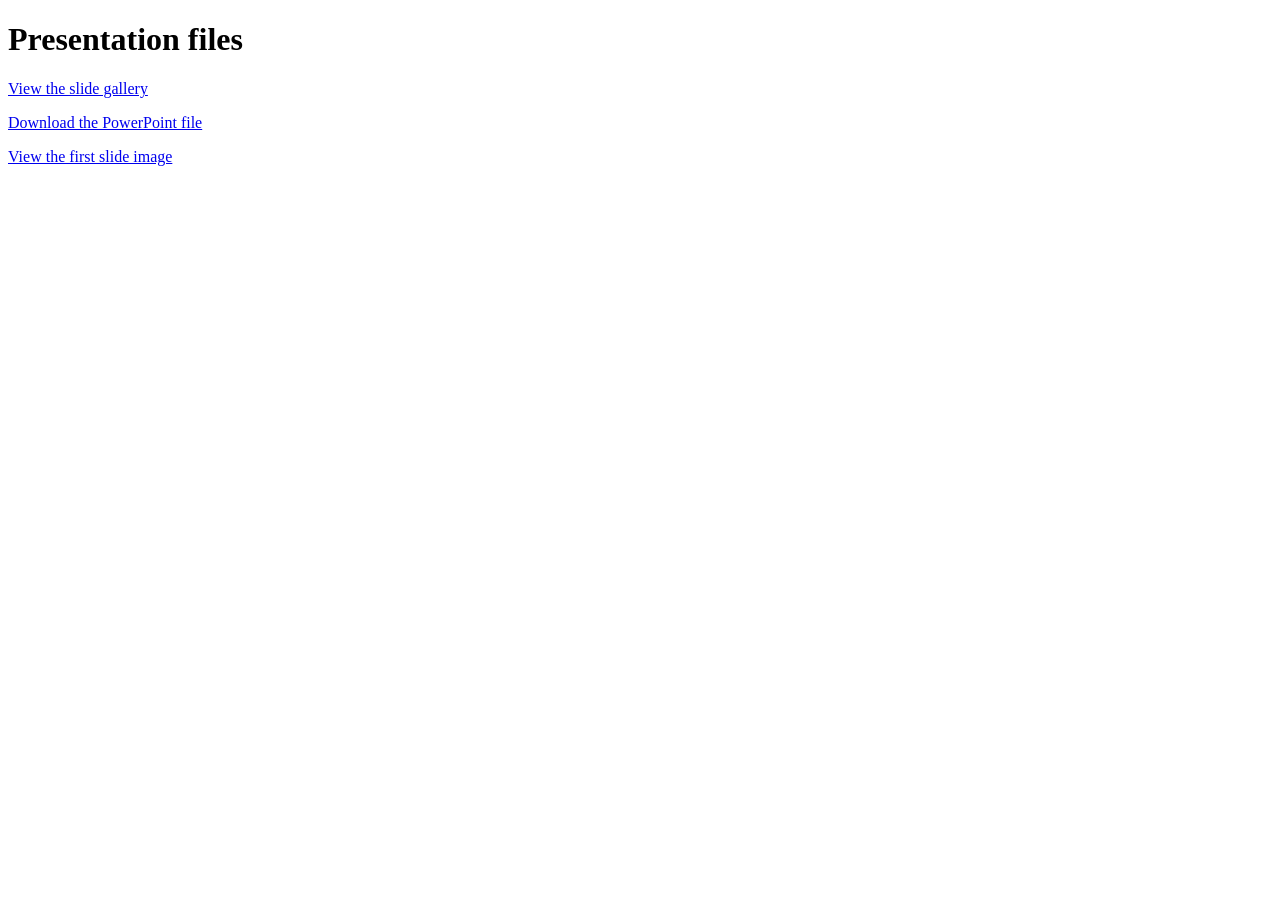
<file: assets/presentation/index.html>
<!doctype html>
<html lang="en">
<head>
  <meta charset="utf-8">
  <meta name="viewport" content="width=device-width, initial-scale=1">
  <title>Presentation files</title>
</head>
<body>
  <h1>Presentation files</h1>
  <p><a href="/#presentation">View the slide gallery</a></p>
  <p><a href="/assets/presentation/Solar_Activity.pptx" download>Download the PowerPoint file</a></p>
  <p><a href="/assets/presentation/slide-01.jpg">View the first slide image</a></p>
</body>
</html>
</file>
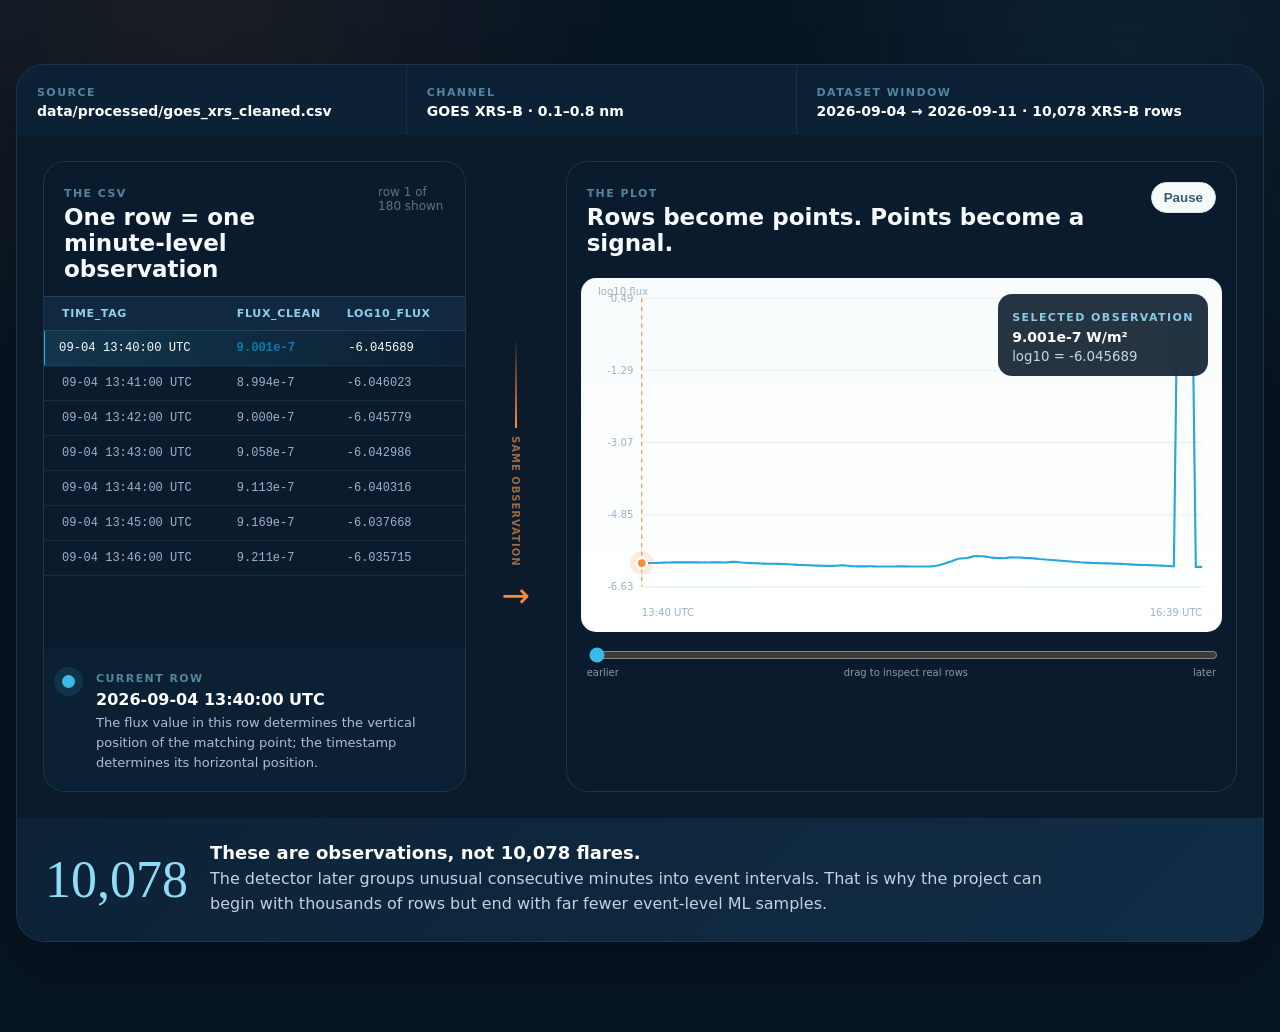
<file: components/01-observe/index.html>
<!doctype html>
<html lang="en">
<head>
  <meta charset="utf-8">
  <meta name="viewport" content="width=device-width,initial-scale=1">
  <title>Component 02 · CSV → Time Series</title>
  <link rel="stylesheet" href="component.css">
</head>
<body>
  <main class="component-shell">
    <section class="intro">
      <p class="eyebrow">01 · OBSERVE</p>
      <h1>A time-series graph is just the CSV, drawn in time order.</h1>
      <p>
        Every dot below is one real GOES XRS-B row from the project.
        Move through the observations and watch the highlighted CSV row become the highlighted point on the graph.
      </p>
    </section>

    <section class="story-frame">
      <div class="story-topline">
        <div>
          <span class="mini-label">SOURCE</span>
          <strong>data/processed/goes_xrs_cleaned.csv</strong>
        </div>
        <div>
          <span class="mini-label">CHANNEL</span>
          <strong>GOES XRS-B · 0.1–0.8 nm</strong>
        </div>
        <div>
          <span class="mini-label">DATASET WINDOW</span>
          <strong id="datasetWindow">loading…</strong>
        </div>
      </div>

      <div class="stage">
        <section class="csv-panel">
          <div class="panel-heading">
            <div>
              <span class="mini-label">THE CSV</span>
              <h2>One row = one minute-level observation</h2>
            </div>
            <span class="row-counter" id="rowCounter">row —</span>
          </div>

          <div class="csv-header grid-row">
            <span>time_tag</span>
            <span>flux_clean</span>
            <span>log10_flux</span>
          </div>
          <div class="csv-window" id="csvWindow"></div>

          <div class="row-explanation">
            <div class="link-dot"></div>
            <div>
              <span class="mini-label">CURRENT ROW</span>
              <strong id="currentTime">—</strong>
              <p>
                The flux value in this row determines the vertical position of the matching point;
                the timestamp determines its horizontal position.
              </p>
            </div>
          </div>
        </section>

        <div class="conversion">
          <span></span>
          <b>same observation</b>
          <i>→</i>
        </div>

        <section class="chart-panel">
          <div class="panel-heading">
            <div>
              <span class="mini-label">THE PLOT</span>
              <h2>Rows become points. Points become a signal.</h2>
            </div>
            <button id="playButton" class="play-btn">Pause</button>
          </div>

          <div class="chart-wrap">
            <svg id="chart" viewBox="0 0 760 420" role="img" aria-label="GOES XRS-B time-series plot"></svg>

            <div class="current-reading">
              <span class="mini-label">SELECTED OBSERVATION</span>
              <strong id="currentFlux">— W/m²</strong>
              <small id="currentLog">log10 = —</small>
            </div>
          </div>

          <div class="scrubber-wrap">
            <input id="scrubber" type="range" min="0" max="179" value="0" aria-label="Move through GOES observations">
            <div class="scrubber-labels">
              <span>earlier</span>
              <span>drag to inspect real rows</span>
              <span>later</span>
            </div>
          </div>
        </section>
      </div>

      <div class="takeaway">
        <span class="takeaway-number">10,078</span>
        <div>
          <strong>These are observations, not 10,078 flares.</strong>
          <p>
            The detector later groups unusual consecutive minutes into event intervals.
            That is why the project can begin with thousands of rows but end with far fewer event-level ML samples.
          </p>
        </div>
      </div>
    </section>
  </main>

  <script src="component.js"></script>
</body>
</html>
</file>
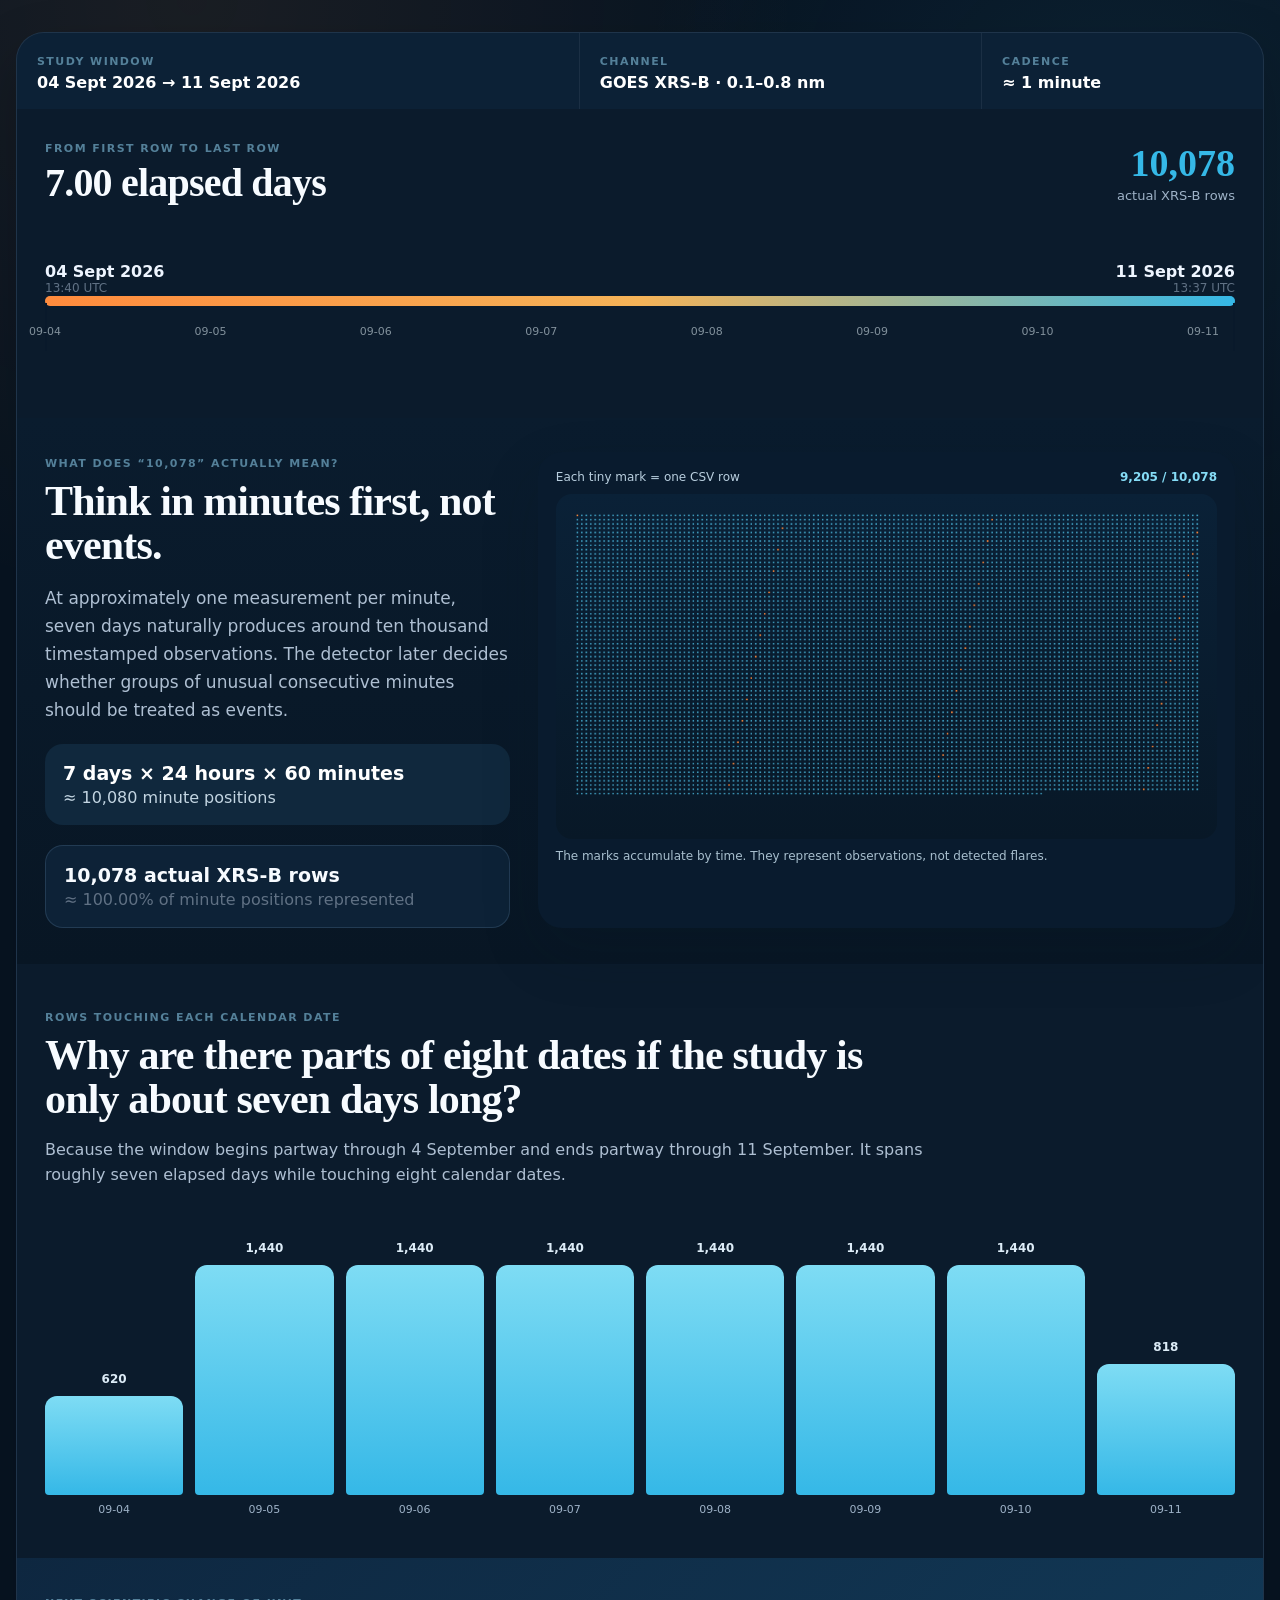
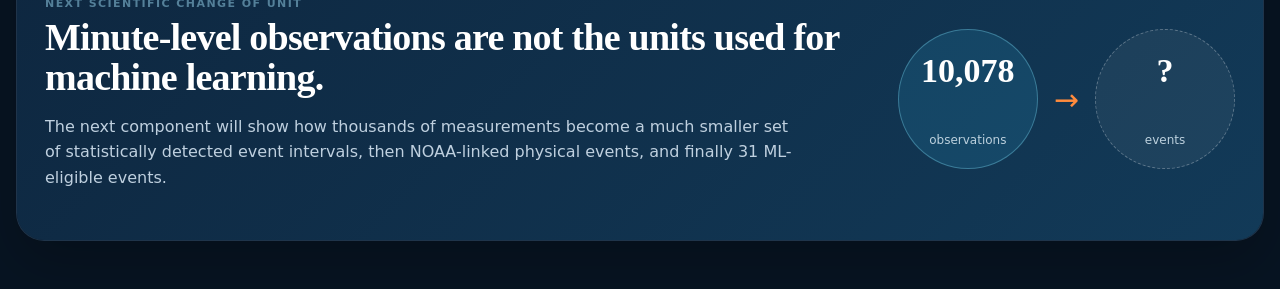
<file: components/02-count/index.html>
<!doctype html>
<html lang="en">
<head>
  <meta charset="utf-8">
  <meta name="viewport" content="width=device-width,initial-scale=1">
  <title>Component 03 · Dataset Window</title>
  <link rel="stylesheet" href="component.css">
</head>
<body>
  <main class="shell">
    <section class="intro">
      <p class="eyebrow">02 · COUNT</p>
      <h1>10,078 observations came from roughly seven days of minute-level GOES XRS-B measurements.</h1>
      <p>
        Before counting events, we first need to understand the scale of the raw time series.
        These 10,078 rows are time-stamped measurements spread across one continuous study window —
        not 10,078 flares.
      </p>
    </section>

    <section class="window-card">
      <div class="window-head">
        <div>
          <span class="label">STUDY WINDOW</span>
          <strong id="windowText">loading…</strong>
        </div>
        <div>
          <span class="label">CHANNEL</span>
          <strong>GOES XRS-B · 0.1–0.8 nm</strong>
        </div>
        <div>
          <span class="label">CADENCE</span>
          <strong>≈ 1 minute</strong>
        </div>
      </div>

      <div class="timeline-block">
        <div class="timeline-title">
          <div>
            <span class="label">FROM FIRST ROW TO LAST ROW</span>
            <h2 id="daysText">~7 days</h2>
          </div>
          <div class="timeline-count">
            <strong id="rowCount">10,078</strong>
            <span>actual XRS-B rows</span>
          </div>
        </div>

        <div class="timeline-track">
          <div class="timeline-fill" id="timelineFill"></div>
          <div class="tick first"><span id="startDate">—</span><small id="startTime">—</small></div>
          <div class="tick last"><span id="endDate">—</span><small id="endTime">—</small></div>
          <div class="day-markers" id="dayMarkers"></div>
        </div>
      </div>

      <div class="density-section">
        <div class="density-copy">
          <span class="label">WHAT DOES “10,078” ACTUALLY MEAN?</span>
          <h2>Think in minutes first, not events.</h2>
          <p>
            At approximately one measurement per minute, seven days naturally produces around ten thousand
            timestamped observations. The detector later decides whether groups of unusual consecutive minutes
            should be treated as events.
          </p>

          <div class="equation">
            <strong>7 days × 24 hours × 60 minutes</strong>
            <span>≈ 10,080 minute positions</span>
          </div>

          <div class="equation secondary">
            <strong id="actualEquation">10,078 actual rows</strong>
            <span id="coverageText">≈ 99.98% of minute positions represented</span>
          </div>
        </div>

        <div class="density-visual">
          <div class="density-top">
            <span>Each tiny mark = one CSV row</span>
            <strong id="densityCounter">0 / 10,078</strong>
          </div>
          <canvas id="densityCanvas" width="900" height="470"></canvas>
          <div class="density-caption">
            The marks accumulate by time. They represent observations, not detected flares.
          </div>
        </div>
      </div>

      <div class="daily-section">
        <div class="daily-title">
          <span class="label">ROWS TOUCHING EACH CALENDAR DATE</span>
          <h2>Why are there parts of eight dates if the study is only about seven days long?</h2>
          <p>
            Because the window begins partway through 4 September and ends partway through 11 September.
            It spans roughly seven elapsed days while touching eight calendar dates.
          </p>
        </div>
        <div id="dayBars" class="day-bars"></div>
      </div>

      <div class="handoff">
        <div class="handoff-left">
          <span class="label">NEXT SCIENTIFIC CHANGE OF UNIT</span>
          <h2>Minute-level observations are not the units used for machine learning.</h2>
          <p>
            The next component will show how thousands of measurements become a much smaller set of
            statistically detected event intervals, then NOAA-linked physical events, and finally 31 ML-eligible events.
          </p>
        </div>
        <div class="handoff-chain">
          <div class="big-node">
            <strong>10,078</strong>
            <span>observations</span>
          </div>
          <i>→</i>
          <div class="ghost-node">
            <strong>?</strong>
            <span>events</span>
          </div>
        </div>
      </div>
    </section>
  </main>

  <script src="component.js"></script>
</body>
</html>
</file>
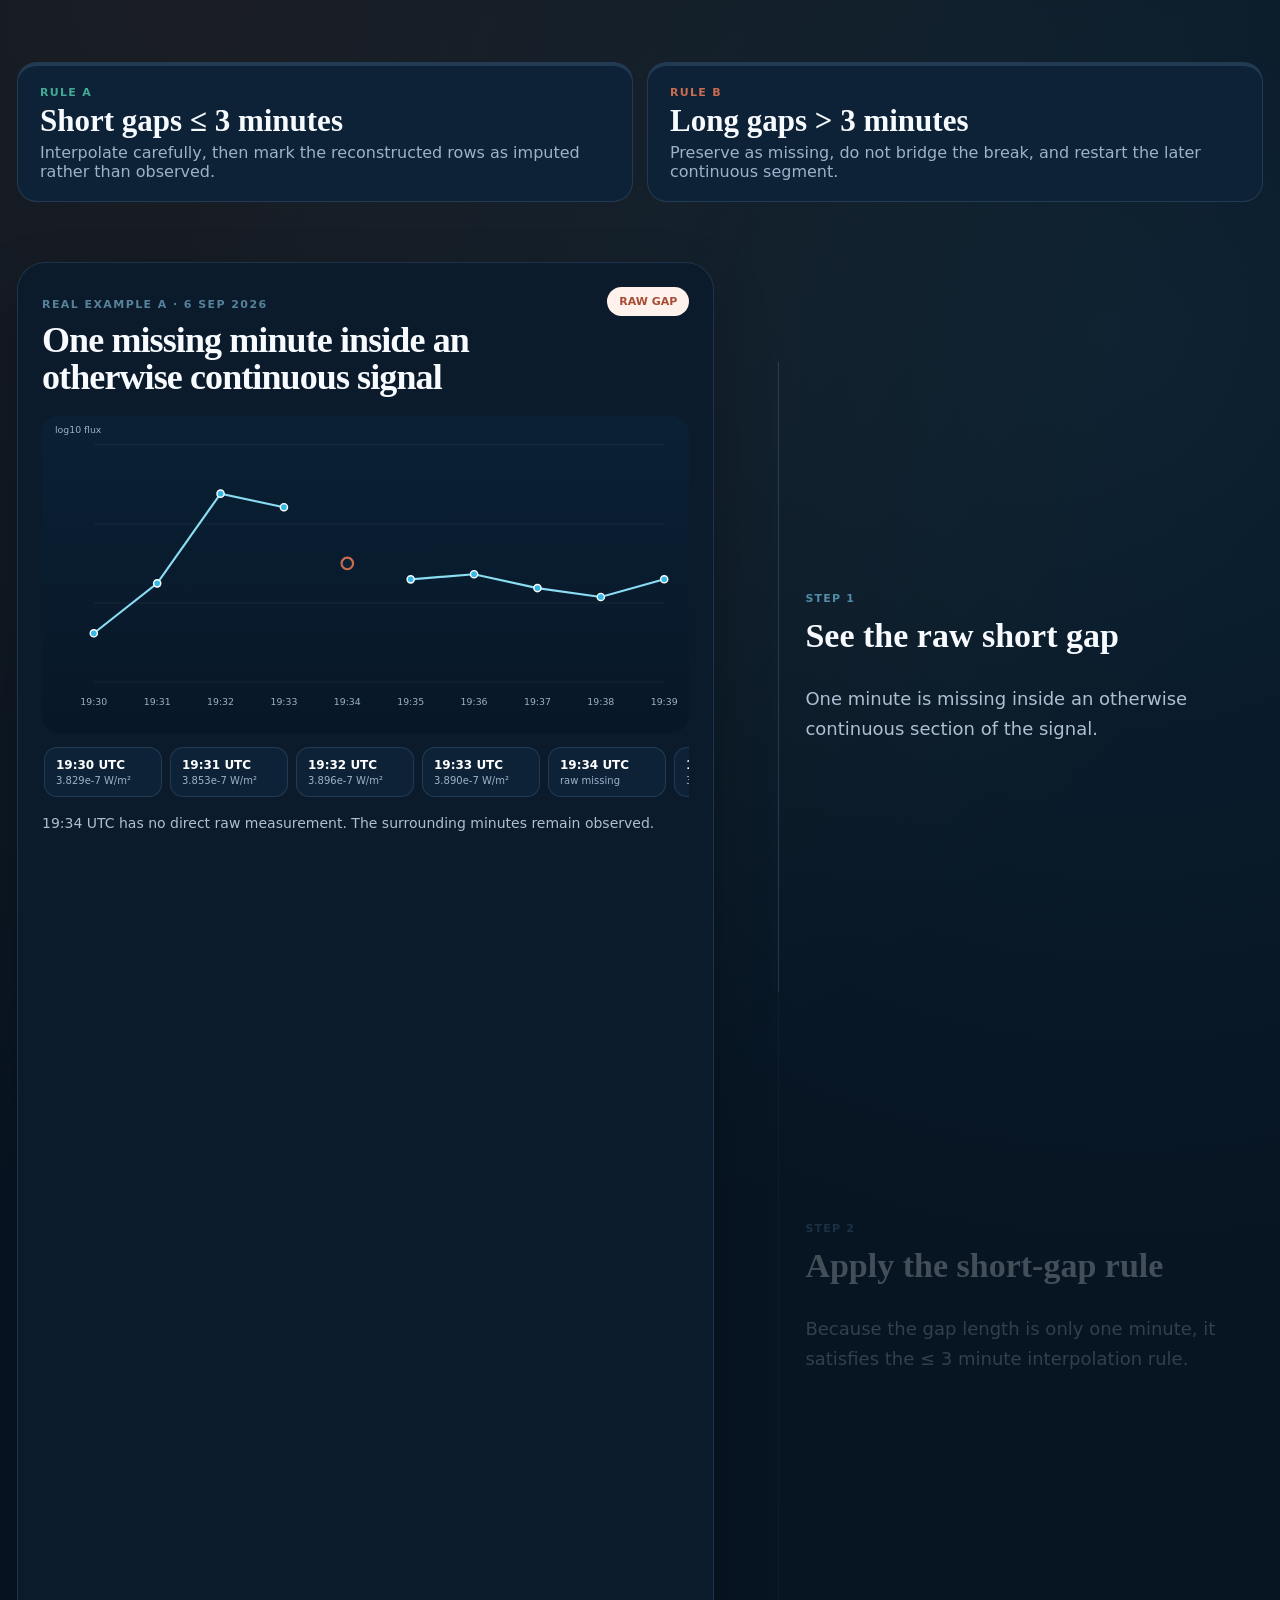
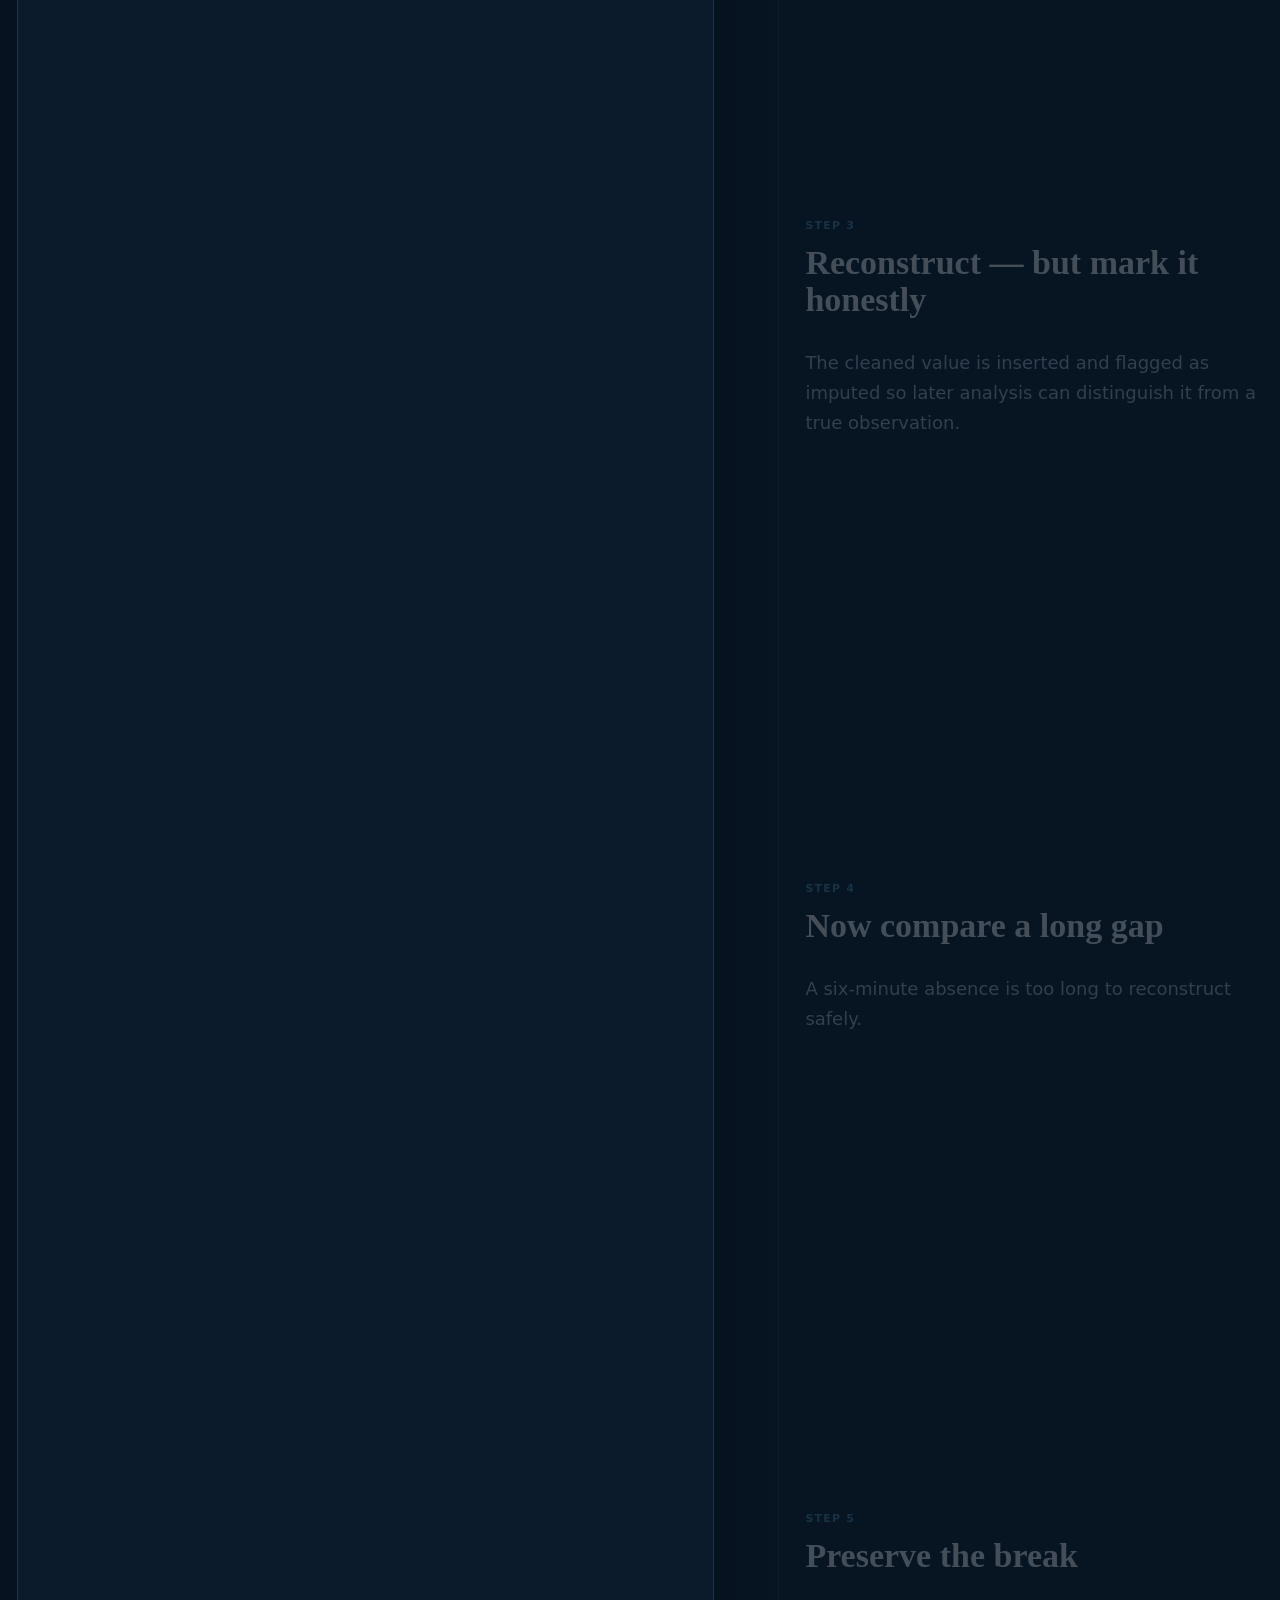
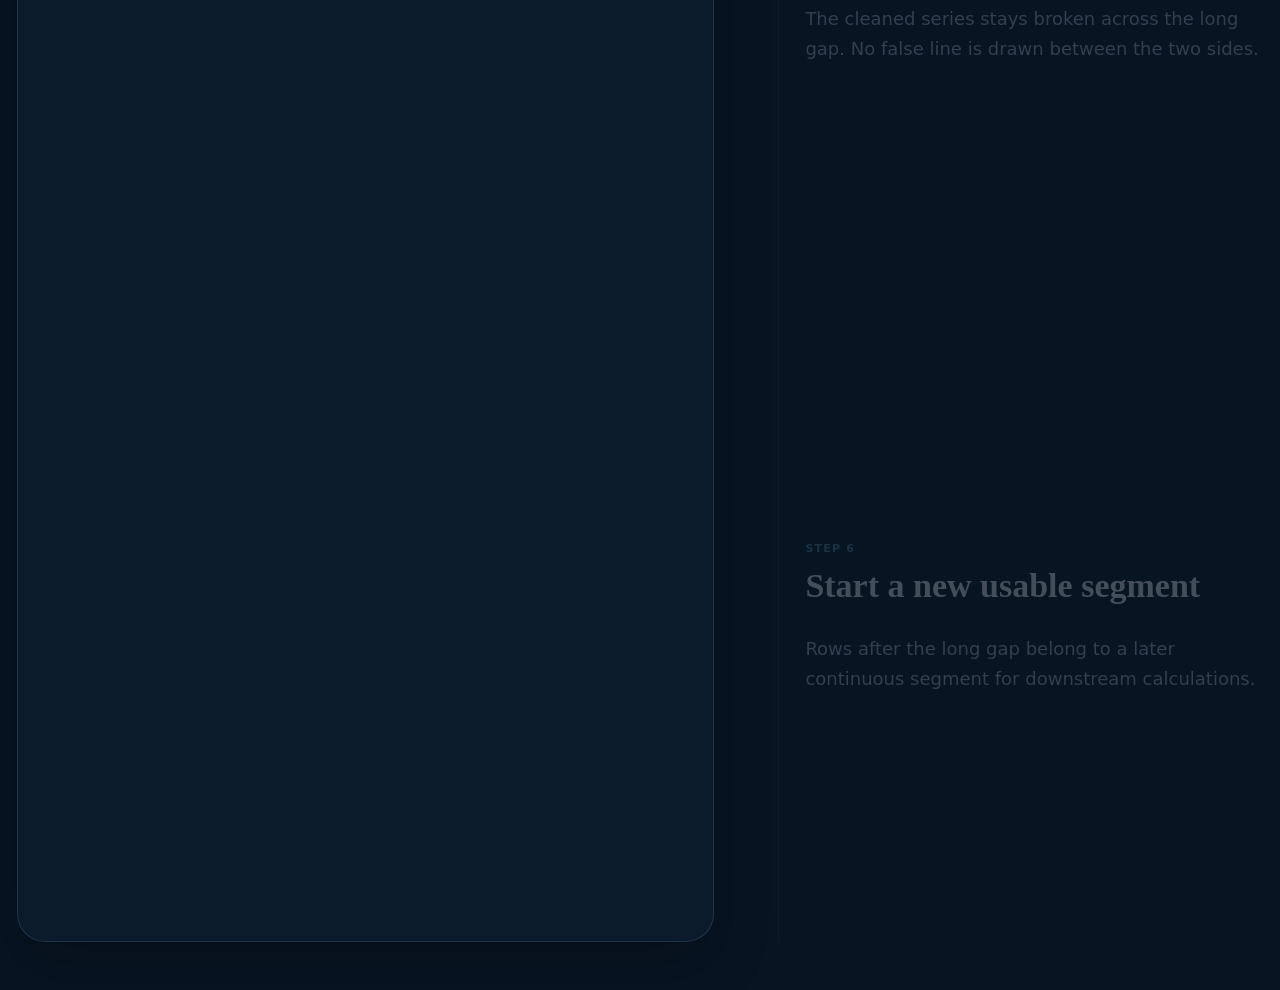
<file: components/03-prepare/index.html>
<!doctype html>
<html lang="en">
<head>
  <meta charset="utf-8">
  <meta name="viewport" content="width=device-width,initial-scale=1">
  <title>Component 05 · Short gaps versus long gaps</title>
  <link rel="stylesheet" href="component.css">
</head>
<body>
<main class="shell">
  <section class="intro">
    <p class="eyebrow">03 · PREPARE DECISION</p>
    <h1>How do we treat missing minutes without pretending they were measured?</h1>
    <p>
      This component compares two real cases from the cleaned GOES X-ray series. In the first, a single missing minute is short enough to be interpolated. In the second,
      a much longer gap stays missing and creates a break between continuous signal segments.
    </p>
  </section>

  <section class="rule-strip">
    <article class="rule short-rule">
      <span>RULE A</span>
      <strong>Short gaps ≤ 3 minutes</strong>
      <p>Interpolate carefully, then mark the reconstructed rows as imputed rather than observed.</p>
    </article>
    <article class="rule long-rule">
      <span>RULE B</span>
      <strong>Long gaps &gt; 3 minutes</strong>
      <p>Preserve as missing, do not bridge the break, and restart the later continuous segment.</p>
    </article>
  </section>

  <section class="scrolly">
    <article class="sticky-card">
      <div class="visual-head">
        <div>
          <p id="stageLabel" class="mini-label">REAL EXAMPLE A · 6 SEP 2026</p>
          <h2 id="stageTitle">One missing minute inside an otherwise continuous signal</h2>
        </div>
        <div id="statusBadge" class="status-badge">RAW GAP</div>
      </div>
      <svg id="gapChart" viewBox="0 0 900 440" role="img" aria-label="Gap preprocessing example chart"></svg>
      <div class="row-strip" id="rowStrip"></div>
      <p id="caption" class="caption">19:34 UTC has no direct raw measurement. The surrounding minutes remain observed.</p>
    </article>

    <article class="steps">
      <section class="step active" data-step="0"><span>STEP 1</span><h3>See the raw short gap</h3><p>One minute is missing inside an otherwise continuous section of the signal.</p></section>
      <section class="step" data-step="1"><span>STEP 2</span><h3>Apply the short-gap rule</h3><p>Because the gap length is only one minute, it satisfies the ≤ 3 minute interpolation rule.</p></section>
      <section class="step" data-step="2"><span>STEP 3</span><h3>Reconstruct — but mark it honestly</h3><p>The cleaned value is inserted and flagged as imputed so later analysis can distinguish it from a true observation.</p></section>
      <section class="step" data-step="3"><span>STEP 4</span><h3>Now compare a long gap</h3><p>A six-minute absence is too long to reconstruct safely.</p></section>
      <section class="step" data-step="4"><span>STEP 5</span><h3>Preserve the break</h3><p>The cleaned series stays broken across the long gap. No false line is drawn between the two sides.</p></section>
      <section class="step" data-step="5"><span>STEP 6</span><h3>Start a new usable segment</h3><p>Rows after the long gap belong to a later continuous segment for downstream calculations.</p></section>
    </article>
  </section>
</main>
<script src="component.js"></script>
</body>
</html>
</file>
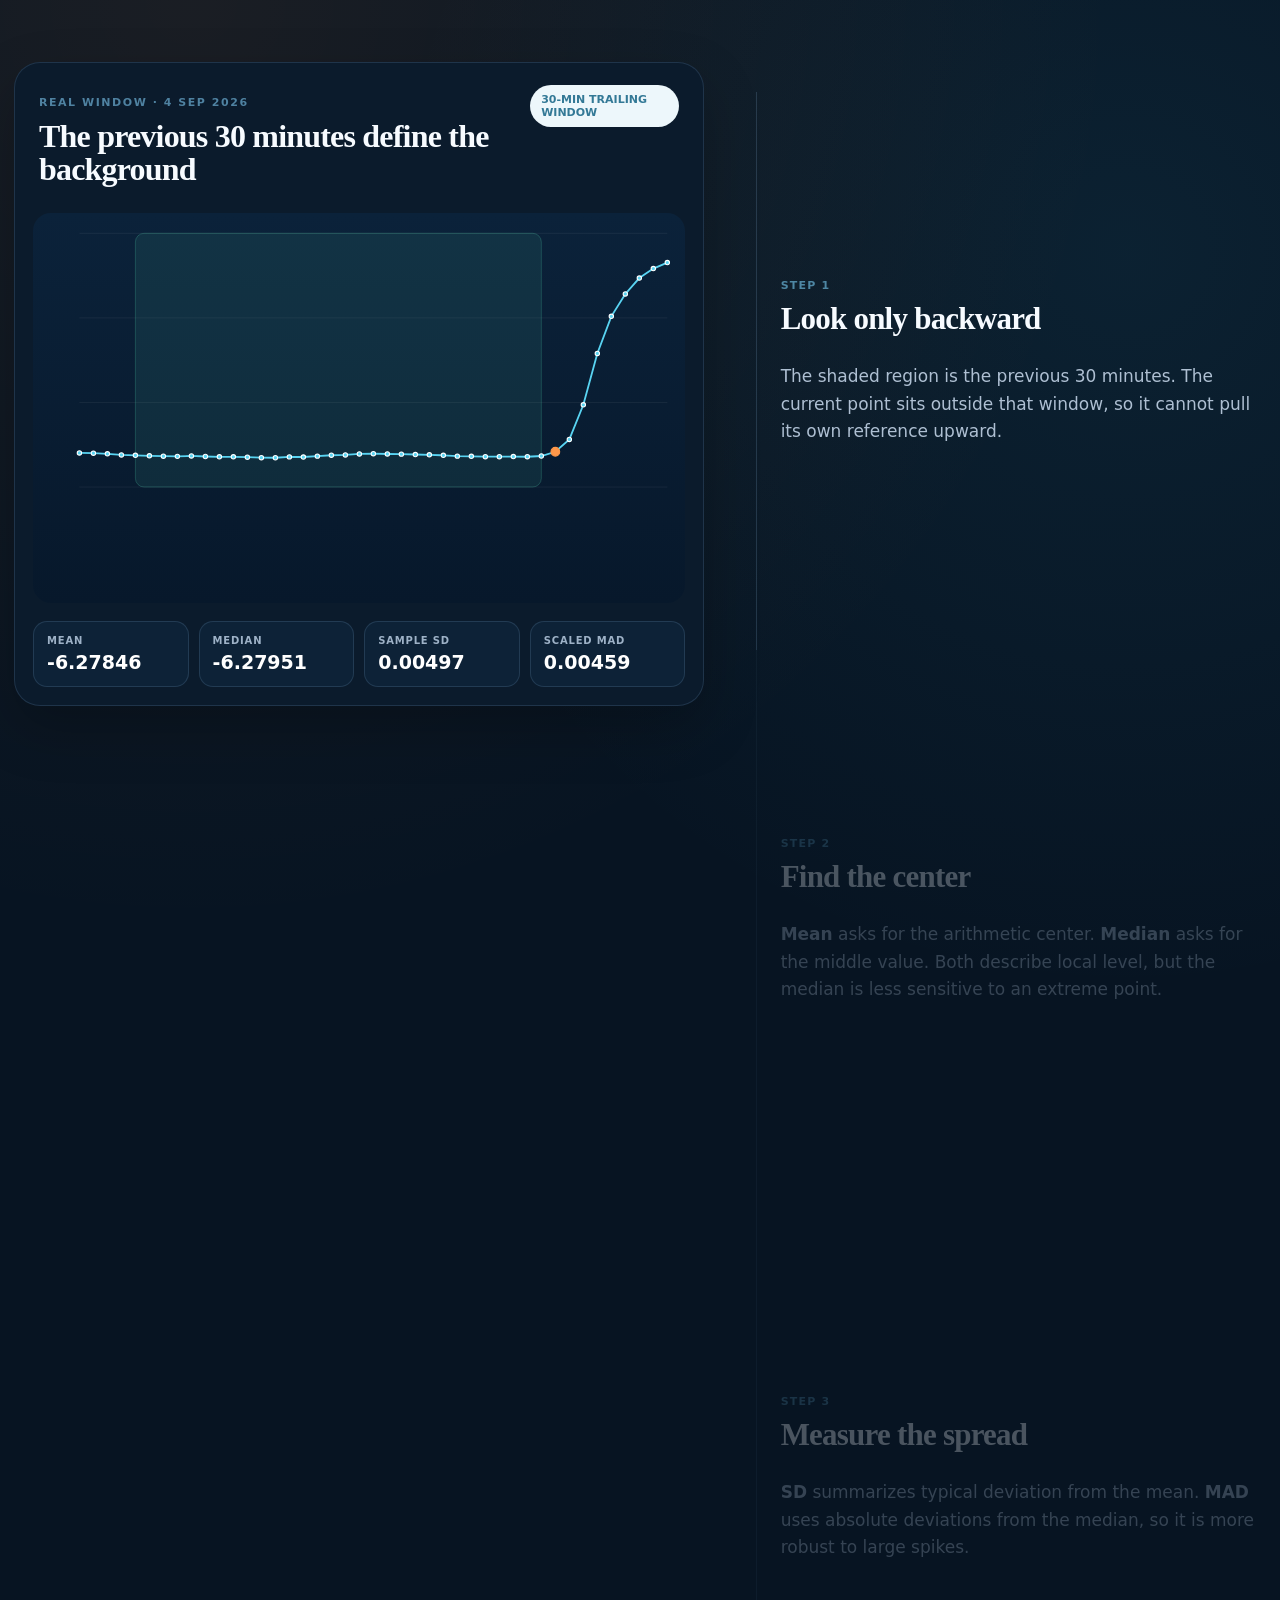
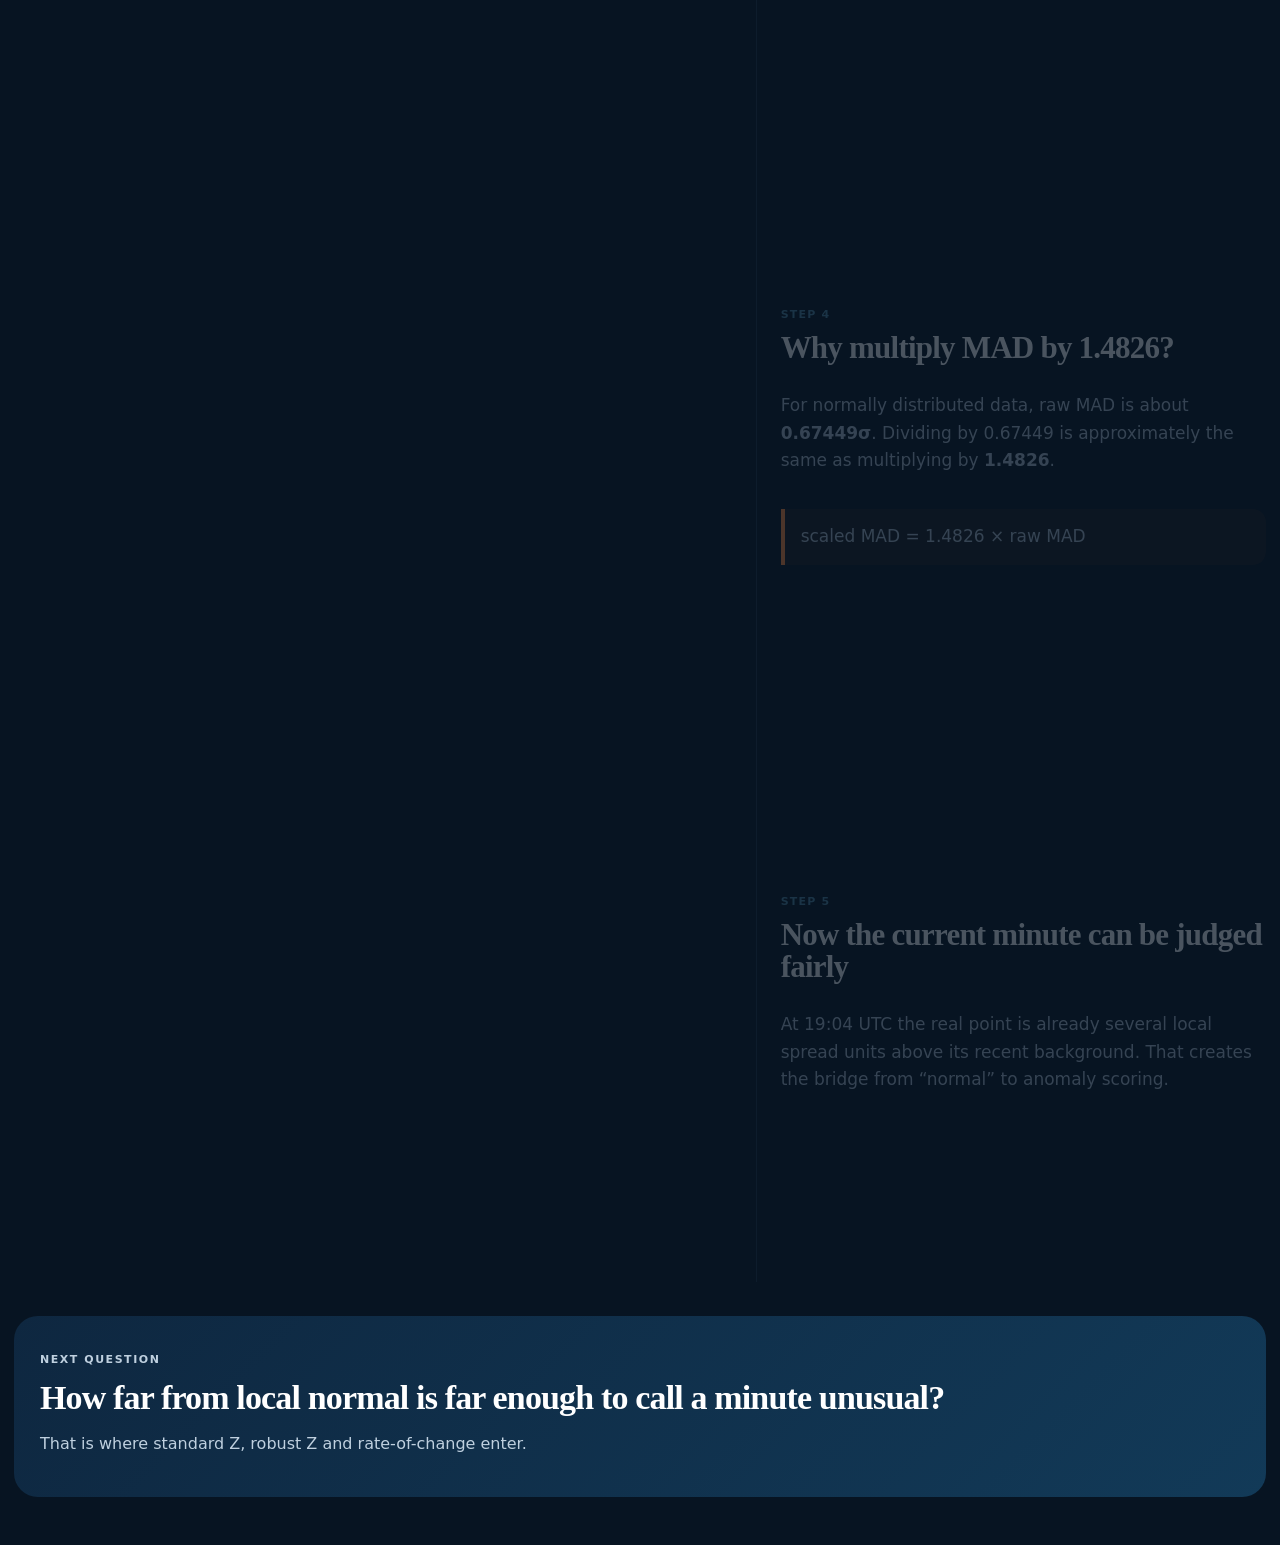
<file: components/04-normal/index.html>
<!doctype html><html><head><meta charset="utf-8"><meta name="viewport" content="width=device-width,initial-scale=1"><title>Define local normal</title><link rel="stylesheet" href="component.css"></head><body><main class="shell">
<section class="intro"><p class="eyebrow">04 · DEFINE NORMAL</p><h1>The Sun does not have one fixed background. So “normal” must be estimated from the recent past.</h1><p>We use the previous 30 minutes of log10 X-ray flux to estimate local center and spread. The current minute is excluded from its own reference window.</p></section>
<section class="scrolly"><div class="sticky"><article class="card"><div class="card-head"><div><p class="label" id="label">REAL WINDOW · 4 SEP 2026</p><h2 id="title">The previous 30 minutes define the background</h2></div><div class="badge" id="badge">30-MIN TRAILING WINDOW</div></div><div class="chart"><svg id="chart" class="svg" viewBox="0 0 900 430"></svg></div><div class="metric-row"><div class="metric"><span>mean</span><strong id="mean">—</strong></div><div class="metric"><span>median</span><strong id="median">—</strong></div><div class="metric"><span>sample SD</span><strong id="sd">—</strong></div><div class="metric"><span>scaled MAD</span><strong id="mad">—</strong></div></div></article></div>
<div class="steps"><section class="step active" data-step="0"><span>STEP 1</span><h3>Look only backward</h3><p>The shaded region is the previous 30 minutes. The current point sits outside that window, so it cannot pull its own reference upward.</p></section><section class="step" data-step="1"><span>STEP 2</span><h3>Find the center</h3><p><strong>Mean</strong> asks for the arithmetic center. <strong>Median</strong> asks for the middle value. Both describe local level, but the median is less sensitive to an extreme point.</p></section><section class="step" data-step="2"><span>STEP 3</span><h3>Measure the spread</h3><p><strong>SD</strong> summarizes typical deviation from the mean. <strong>MAD</strong> uses absolute deviations from the median, so it is more robust to large spikes.</p></section><section class="step" data-step="3"><span>STEP 4</span><h3>Why multiply MAD by 1.4826?</h3><p>For normally distributed data, raw MAD is about <strong>0.67449σ</strong>. Dividing by 0.67449 is approximately the same as multiplying by <strong>1.4826</strong>.</p><p class="question">scaled MAD = 1.4826 × raw MAD</p></section><section class="step" data-step="4"><span>STEP 5</span><h3>Now the current minute can be judged fairly</h3><p>At 19:04 UTC the real point is already several local spread units above its recent background. That creates the bridge from “normal” to anomaly scoring.</p></section></div></section>
<section class="callout"><p class="label">NEXT QUESTION</p><h2>How far from local normal is far enough to call a minute unusual?</h2><p>That is where standard Z, robust Z and rate-of-change enter.</p></section></main><script src="component.js"></script></body></html>
</file>
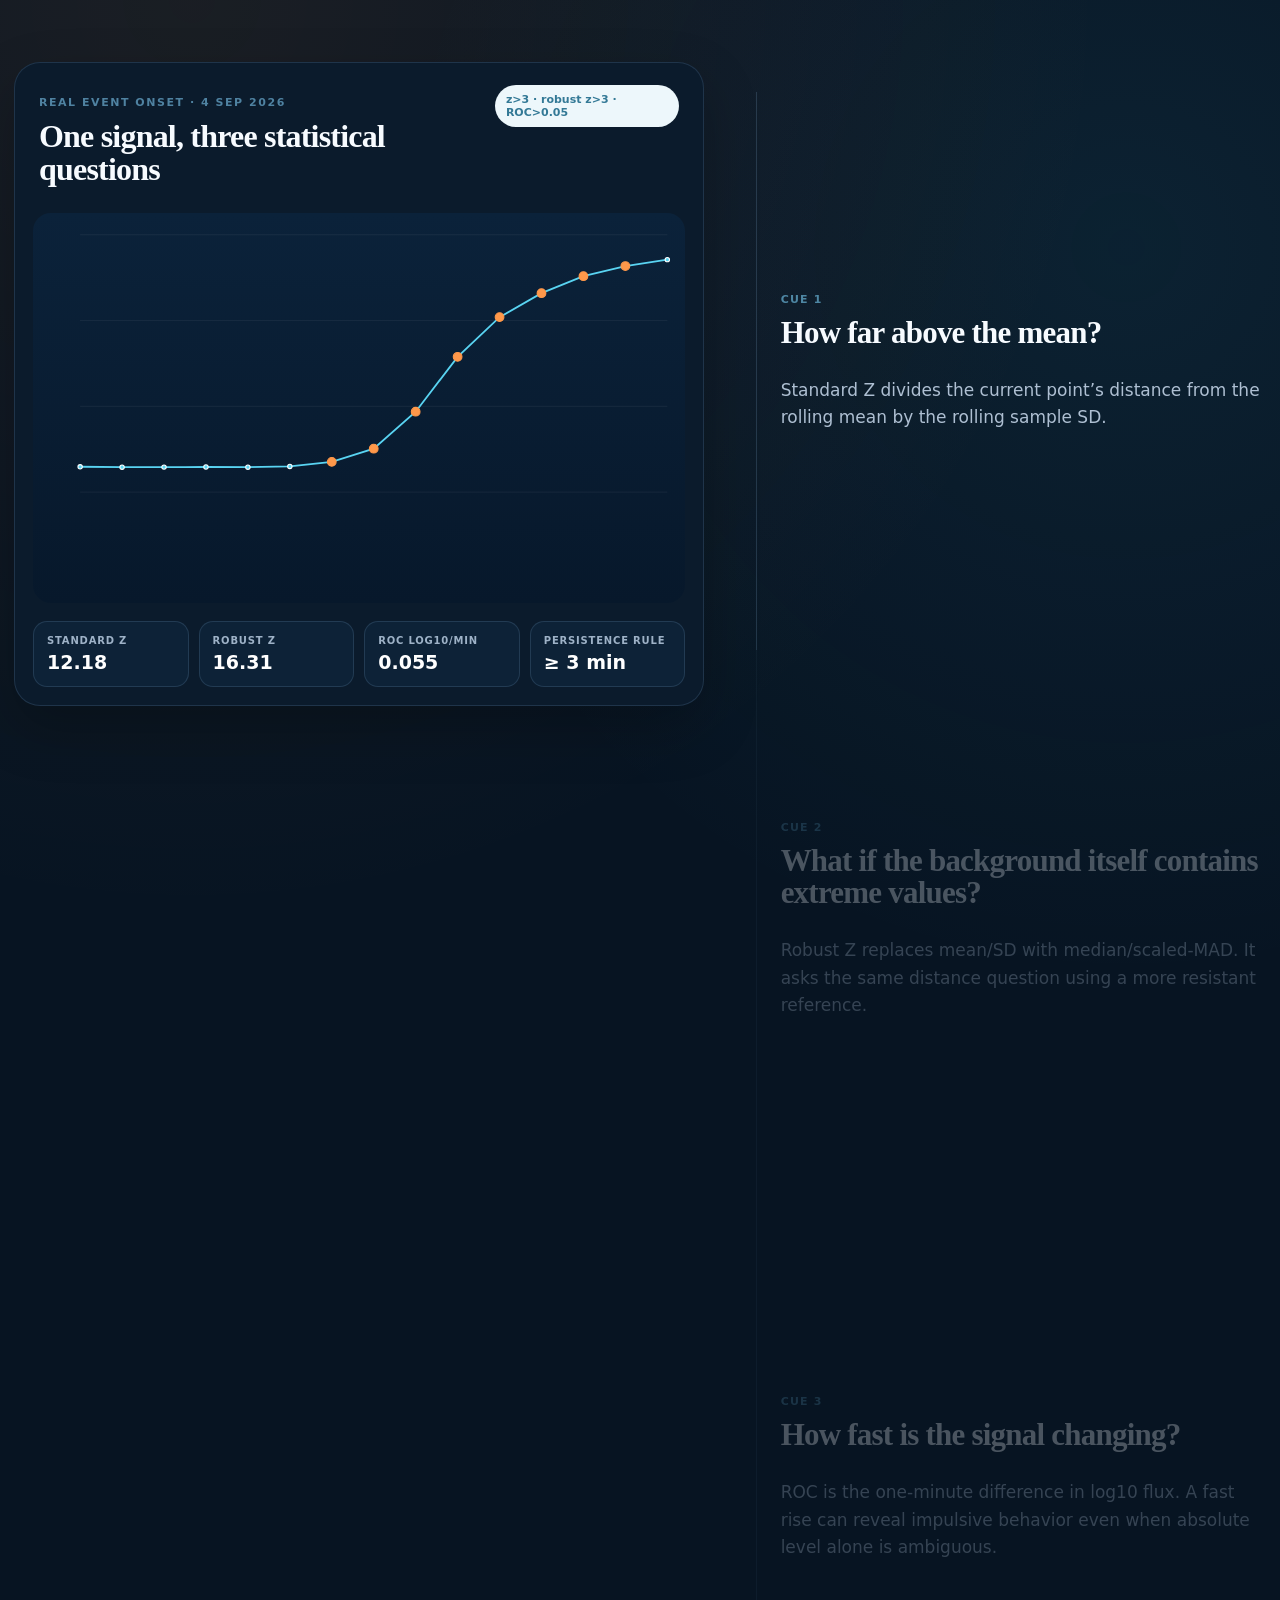
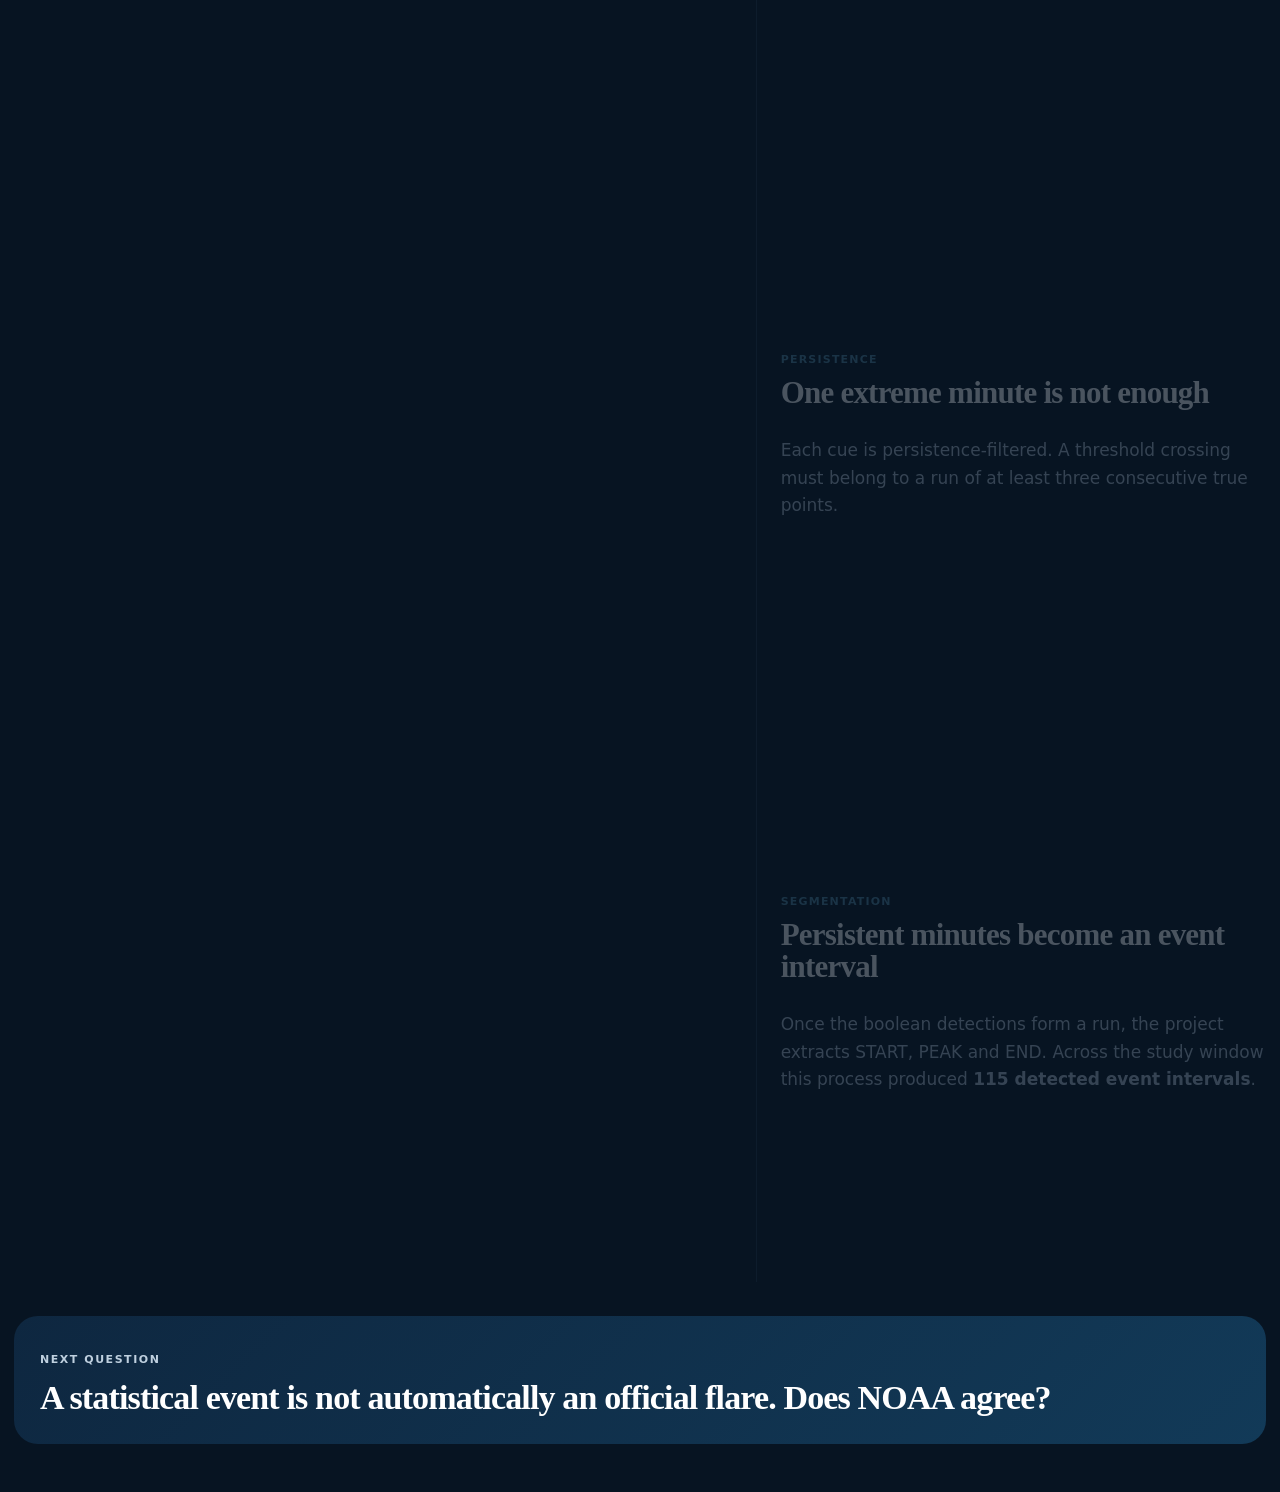
<file: components/05-detect/index.html>
<!doctype html><html><head><meta charset="utf-8"><meta name="viewport" content="width=device-width,initial-scale=1"><title>Detect unusual activity</title><link rel="stylesheet" href="component.css"></head><body><main class="shell"><section class="intro"><p class="eyebrow">05 · DETECT</p><h1>An unusual event needs more than “the line looks high.” We measure distance, speed and persistence.</h1><p>The detector uses three point-wise cues: standard Z, robust Z and log-flux rate of change. Threshold crossings must persist for at least three consecutive minutes before they contribute to detection.</p></section><section class="scrolly"><div class="sticky"><article class="card"><div class="card-head"><div><p class="label">REAL EVENT ONSET · 4 SEP 2026</p><h2 id="title">One signal, three statistical questions</h2></div><div class="badge">z&gt;3 · robust z&gt;3 · ROC&gt;0.05</div></div><div class="chart"><svg id="chart" class="svg" viewBox="0 0 900 440"></svg></div><div class="metric-row"><div class="metric"><span>standard Z</span><strong id="zm">—</strong></div><div class="metric"><span>robust Z</span><strong id="zr">—</strong></div><div class="metric"><span>ROC log10/min</span><strong id="roc">—</strong></div><div class="metric"><span>persistence rule</span><strong>≥ 3 min</strong></div></div></article></div><div class="steps"><section class="step active" data-step="0"><span>CUE 1</span><h3>How far above the mean?</h3><p>Standard Z divides the current point’s distance from the rolling mean by the rolling sample SD.</p></section><section class="step" data-step="1"><span>CUE 2</span><h3>What if the background itself contains extreme values?</h3><p>Robust Z replaces mean/SD with median/scaled-MAD. It asks the same distance question using a more resistant reference.</p></section><section class="step" data-step="2"><span>CUE 3</span><h3>How fast is the signal changing?</h3><p>ROC is the one-minute difference in log10 flux. A fast rise can reveal impulsive behavior even when absolute level alone is ambiguous.</p></section><section class="step" data-step="3"><span>PERSISTENCE</span><h3>One extreme minute is not enough</h3><p>Each cue is persistence-filtered. A threshold crossing must belong to a run of at least three consecutive true points.</p></section><section class="step" data-step="4"><span>SEGMENTATION</span><h3>Persistent minutes become an event interval</h3><p>Once the boolean detections form a run, the project extracts START, PEAK and END. Across the study window this process produced <strong>115 detected event intervals</strong>.</p></section></div></section><section class="callout"><p class="label">NEXT QUESTION</p><h2>A statistical event is not automatically an official flare. Does NOAA agree?</h2></section></main><script src="component.js"></script></body></html>
</file>
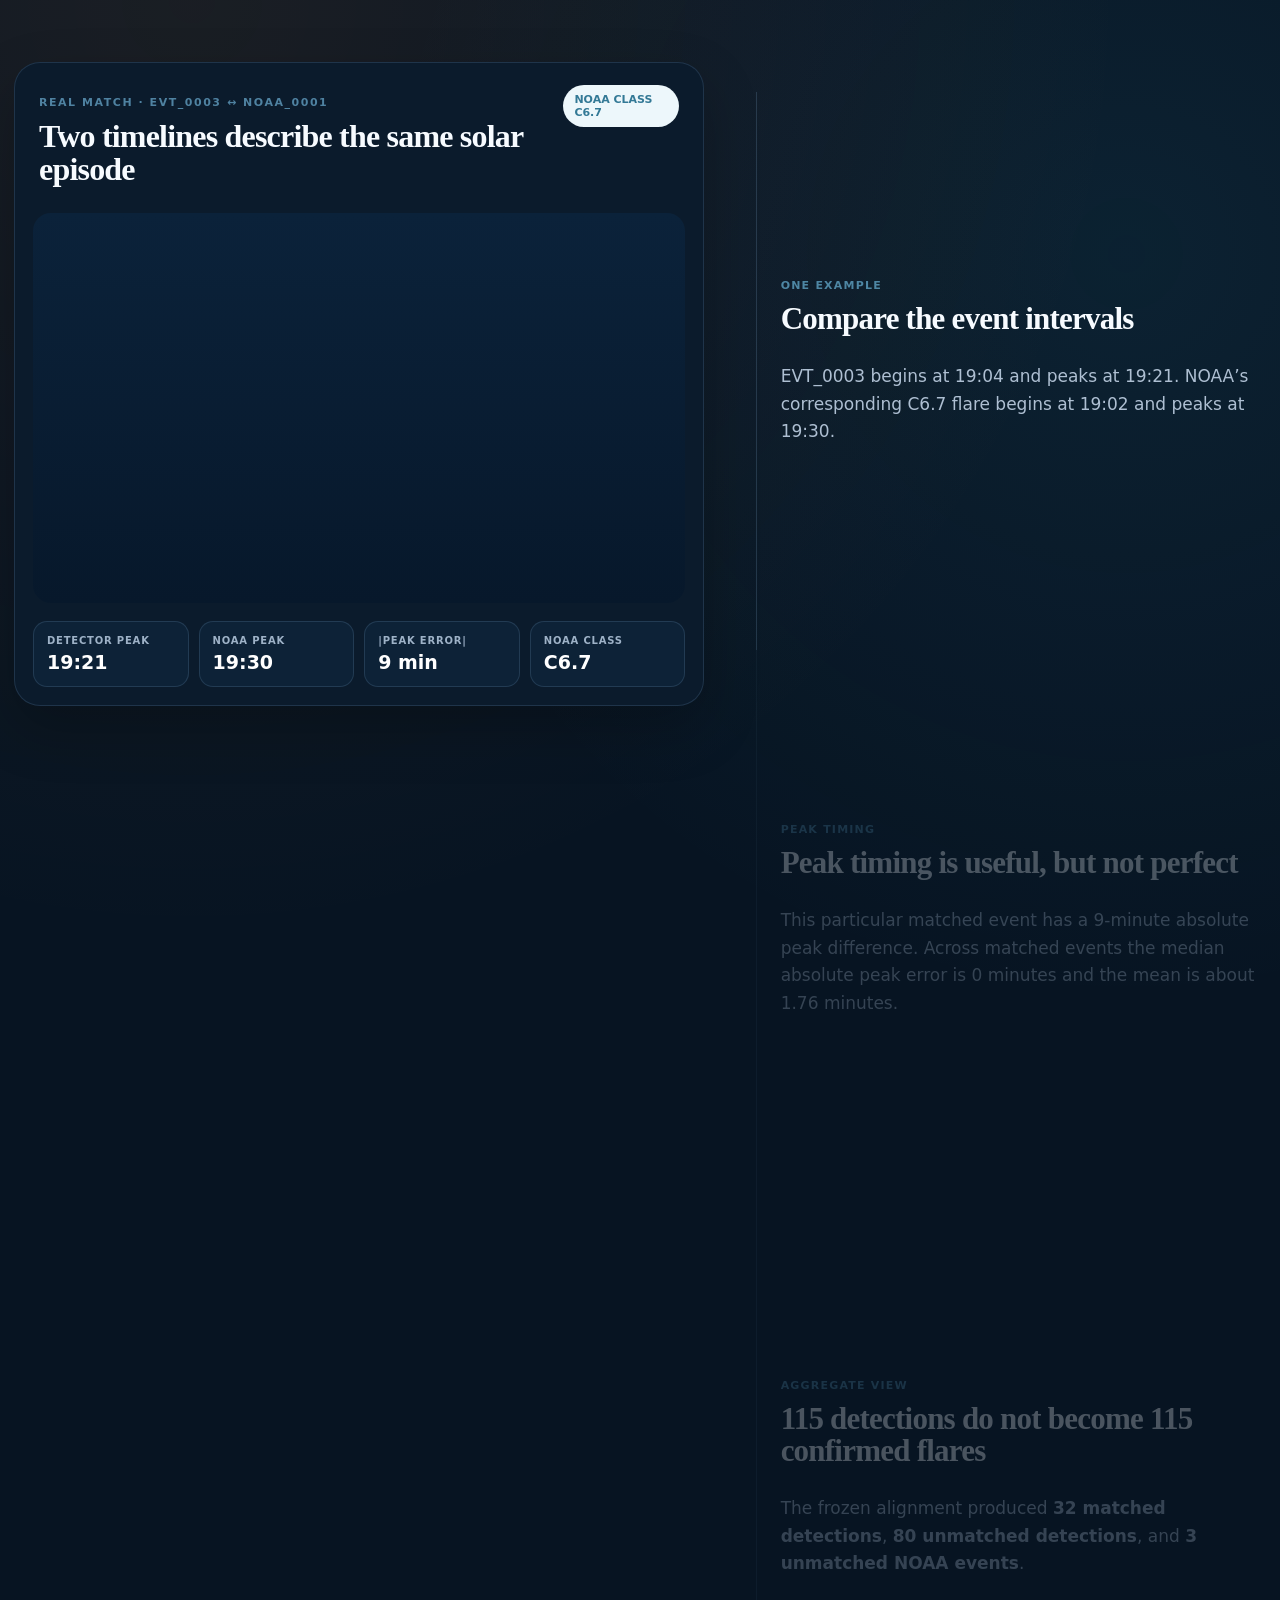
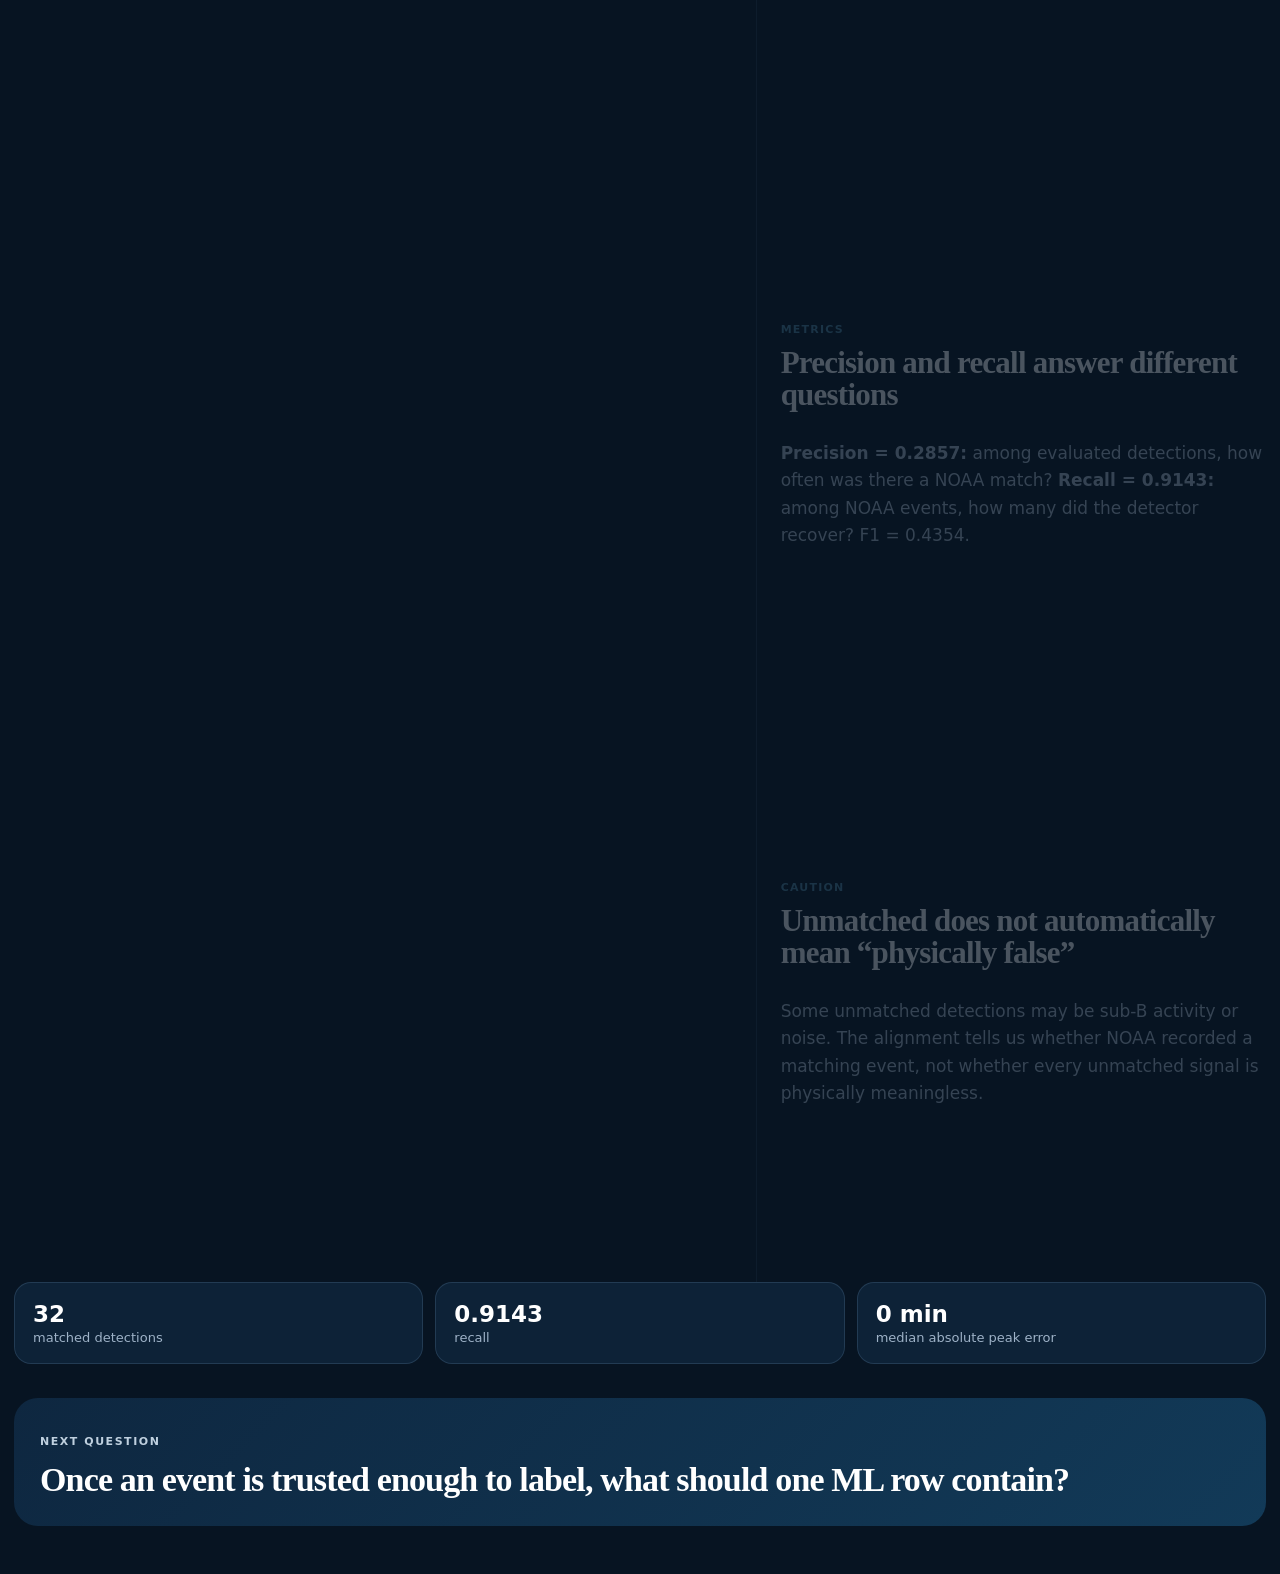
<file: components/06-noaa/index.html>
<!doctype html><html><head><meta charset="utf-8"><meta name="viewport" content="width=device-width,initial-scale=1"><title>NOAA alignment</title><link rel="stylesheet" href="component.css"></head><body><main class="shell"><section class="intro"><p class="eyebrow">06 · NOAA VALIDATION</p><h1>Our detector says “something unusual happened.” NOAA provides an independent flare record to compare against.</h1><p>Matching uses interval overlap or sufficiently close peak timing. That lets us measure detection performance without pretending the detector’s own output is ground truth.</p></section><section class="scrolly"><div class="sticky"><article class="card"><div class="card-head"><div><p class="label">REAL MATCH · EVT_0003 ↔ NOAA_0001</p><h2 id="title">Two timelines describe the same solar episode</h2></div><div class="badge">NOAA CLASS C6.7</div></div><div class="chart"><svg id="chart" class="svg" viewBox="0 0 900 430"></svg></div><div class="metric-row"><div class="metric"><span>detector peak</span><strong>19:21</strong></div><div class="metric"><span>NOAA peak</span><strong>19:30</strong></div><div class="metric"><span>|peak error|</span><strong>9 min</strong></div><div class="metric"><span>NOAA class</span><strong>C6.7</strong></div></div></article></div><div class="steps"><section class="step active" data-step="0"><span>ONE EXAMPLE</span><h3>Compare the event intervals</h3><p>EVT_0003 begins at 19:04 and peaks at 19:21. NOAA’s corresponding C6.7 flare begins at 19:02 and peaks at 19:30.</p></section><section class="step" data-step="1"><span>PEAK TIMING</span><h3>Peak timing is useful, but not perfect</h3><p>This particular matched event has a 9-minute absolute peak difference. Across matched events the median absolute peak error is 0 minutes and the mean is about 1.76 minutes.</p></section><section class="step" data-step="2"><span>AGGREGATE VIEW</span><h3>115 detections do not become 115 confirmed flares</h3><p>The frozen alignment produced <strong>32 matched detections</strong>, <strong>80 unmatched detections</strong>, and <strong>3 unmatched NOAA events</strong>.</p></section><section class="step" data-step="3"><span>METRICS</span><h3>Precision and recall answer different questions</h3><p><strong>Precision = 0.2857:</strong> among evaluated detections, how often was there a NOAA match? <strong>Recall = 0.9143:</strong> among NOAA events, how many did the detector recover? F1 = 0.4354.</p></section><section class="step" data-step="4"><span>CAUTION</span><h3>Unmatched does not automatically mean “physically false”</h3><p>Some unmatched detections may be sub-B activity or noise. The alignment tells us whether NOAA recorded a matching event, not whether every unmatched signal is physically meaningless.</p></section></div></section><section class="grid3"><div class="mini"><strong>32</strong><span>matched detections</span></div><div class="mini"><strong>0.9143</strong><span>recall</span></div><div class="mini"><strong>0 min</strong><span>median absolute peak error</span></div></section><section class="callout"><p class="label">NEXT QUESTION</p><h2>Once an event is trusted enough to label, what should one ML row contain?</h2></section></main><script src="component.js"></script></body></html>
</file>
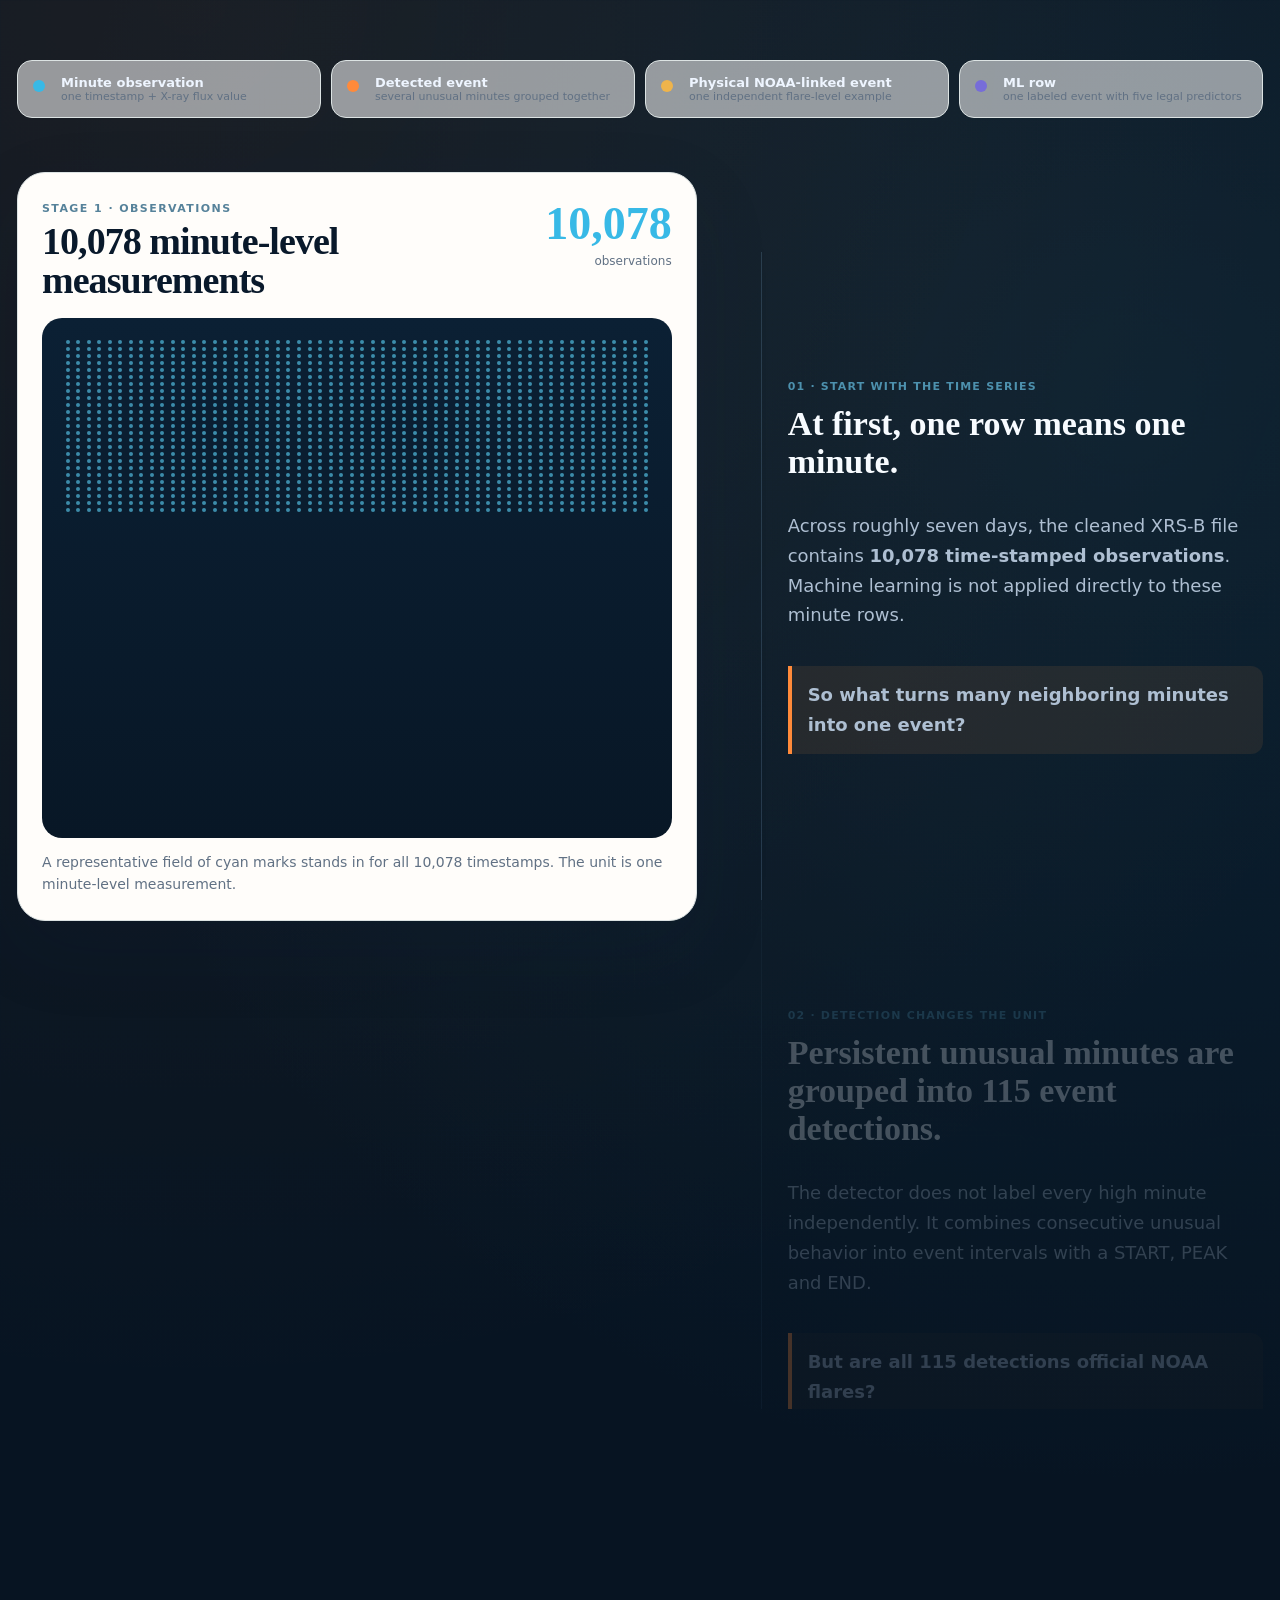
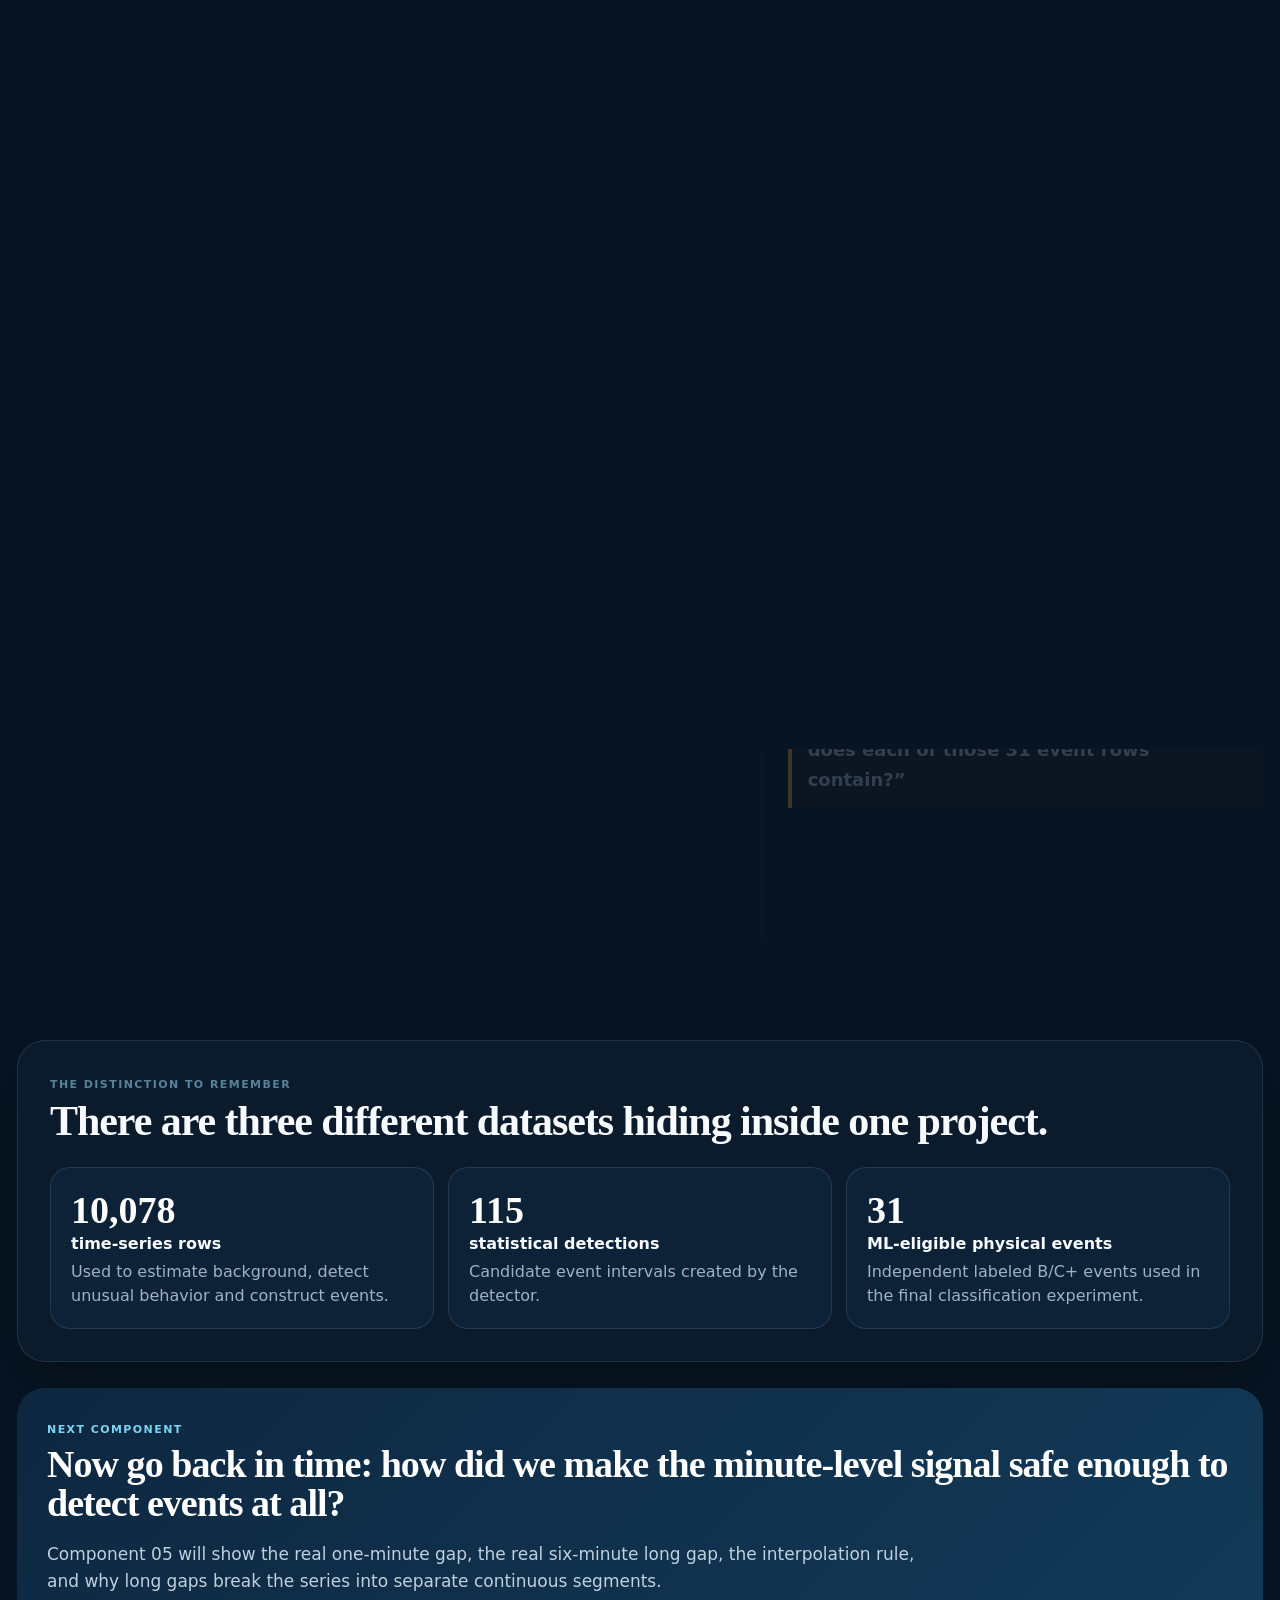
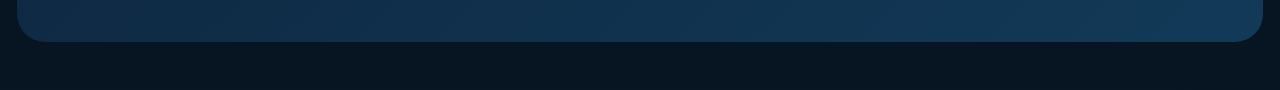
<file: components/07-dataset/index.html>
<!doctype html>
<html lang="en">
<head>
  <meta charset="utf-8">
  <meta name="viewport" content="width=device-width,initial-scale=1">
  <title>Component 04 · From 10,078 Rows to 31 ML Events</title>
  <link rel="stylesheet" href="component.css">
</head>
<body>
<main class="shell">
  <section class="intro">
    <p class="eyebrow">07 · EVENT DATASET</p>
    <h1>How does a seven-day time series become only 31 machine-learning events?</h1>
    <p>
      The answer is not “we threw away almost all the data.” The project changes what one row means.
      First, one row means one minute. Later, one row means one independent physical event.
    </p>
  </section>

  <section class="unit-key">
    <div><span class="dot minute"></span><b>Minute observation</b><small>one timestamp + X-ray flux value</small></div>
    <div><span class="dot event"></span><b>Detected event</b><small>several unusual minutes grouped together</small></div>
    <div><span class="dot physical"></span><b>Physical NOAA-linked event</b><small>one independent flare-level example</small></div>
    <div><span class="dot ml"></span><b>ML row</b><small>one labeled event with five legal predictors</small></div>
  </section>

  <section class="scrolly">
    <div class="visual-wrap">
      <div class="sticky-visual">
        <div class="visual-head">
          <div>
            <span class="mini-label" id="stageLabel">STAGE 1 · OBSERVATIONS</span>
            <h2 id="stageTitle">10,078 minute-level measurements</h2>
          </div>
          <div class="main-counter">
            <strong id="mainCounter">10,078</strong>
            <span id="counterUnit">observations</span>
          </div>
        </div>

        <div id="visualCanvas" class="visual-canvas"></div>

        <div class="stage-caption" id="stageCaption">
          Every tiny cyan mark represents one XRS-B timestamp. These marks are measurements, not flares.
        </div>
      </div>
    </div>

    <div class="steps">
      <article class="step active" data-step="0">
        <span>01 · START WITH THE TIME SERIES</span>
        <h3>At first, one row means one minute.</h3>
        <p>
          Across roughly seven days, the cleaned XRS-B file contains <strong>10,078 time-stamped observations</strong>.
          Machine learning is not applied directly to these minute rows.
        </p>
        <p class="question">So what turns many neighboring minutes into one event?</p>
      </article>

      <article class="step" data-step="1">
        <span>02 · DETECTION CHANGES THE UNIT</span>
        <h3>Persistent unusual minutes are grouped into 115 event detections.</h3>
        <p>
          The detector does not label every high minute independently. It combines consecutive unusual behavior
          into event intervals with a START, PEAK and END.
        </p>
        <p class="question">But are all 115 detections official NOAA flares?</p>
      </article>

      <article class="step" data-step="2">
        <span>03 · NOAA IS AN INDEPENDENT REFERENCE</span>
        <h3>Detected events are compared with NOAA records rather than automatically treated as truth.</h3>
        <p>
          In the frozen alignment results, <strong>32 detections matched NOAA</strong>,
          <strong>80 detections had no NOAA match</strong>, and <strong>3 NOAA events were not recovered</strong>.
        </p>
        <p>
          An unmatched statistical detection is not automatically a false physical flare; it may be sub-B activity,
          noise, or activity not represented in the official list.
        </p>
        <p class="question">So why does the ML dataset construction mention 35 labeled rows and then 32 physical events?</p>
      </article>

      <article class="step" data-step="3">
        <span>04 · ONE PHYSICAL EVENT MUST EQUAL ONE ML EXAMPLE</span>
        <h3>The supervised event table contained 35 labeled rows, but three NOAA flares appeared twice.</h3>
        <p>
          For those three physical NOAA events, two detector segments referred to the same flare.
          Keeping both would give the same physical event extra influence in machine learning.
        </p>
        <p>
          Deduplication keeps one primary detection for each physical flare, reducing
          <strong>35 labeled rows → 32 independent physical events</strong>.
        </p>
      </article>

      <article class="step" data-step="4">
        <span>05 · CLASS ELIGIBILITY</span>
        <h3>Those 32 independent events contain B, C, M and one unspecified event.</h3>
        <p>
          After deduplication, the class counts are:
          <strong>13 B, 17 C, 1 M and 1 U</strong>.
        </p>
        <p>
          The frozen target is <strong>B vs C+</strong>, where C+ combines C and M.
          The one U event has no usable B/C/M target, so it is excluded.
        </p>
      </article>

      <article class="step" data-step="5">
        <span>06 · FINAL ML DATASET</span>
        <h3>The final supervised dataset has 31 independent labeled events.</h3>
        <p>
          The final class balance is <strong>13 B</strong> and <strong>18 C+</strong>.
          Each of these 31 rows is a physical event described by the same five rise-phase predictors.
        </p>
        <p class="question">The next question is no longer “where did 31 come from?” — it is “what information does each of those 31 event rows contain?”</p>
      </article>
    </div>
  </section>

  <section class="clarity-panel">
    <div>
      <span class="mini-label">THE DISTINCTION TO REMEMBER</span>
      <h2>There are three different datasets hiding inside one project.</h2>
    </div>
    <div class="dataset-levels">
      <article>
        <strong>10,078</strong>
        <b>time-series rows</b>
        <p>Used to estimate background, detect unusual behavior and construct events.</p>
      </article>
      <article>
        <strong>115</strong>
        <b>statistical detections</b>
        <p>Candidate event intervals created by the detector.</p>
      </article>
      <article>
        <strong>31</strong>
        <b>ML-eligible physical events</b>
        <p>Independent labeled B/C+ events used in the final classification experiment.</p>
      </article>
    </div>
  </section>

  <section class="handoff">
    <span class="mini-label">NEXT COMPONENT</span>
    <h2>Now go back in time: how did we make the minute-level signal safe enough to detect events at all?</h2>
    <p>
      Component 05 will show the real one-minute gap, the real six-minute long gap, the interpolation rule,
      and why long gaps break the series into separate continuous segments.
    </p>
  </section>
</main>
<script src="component.js"></script>
</body>
</html>
</file>
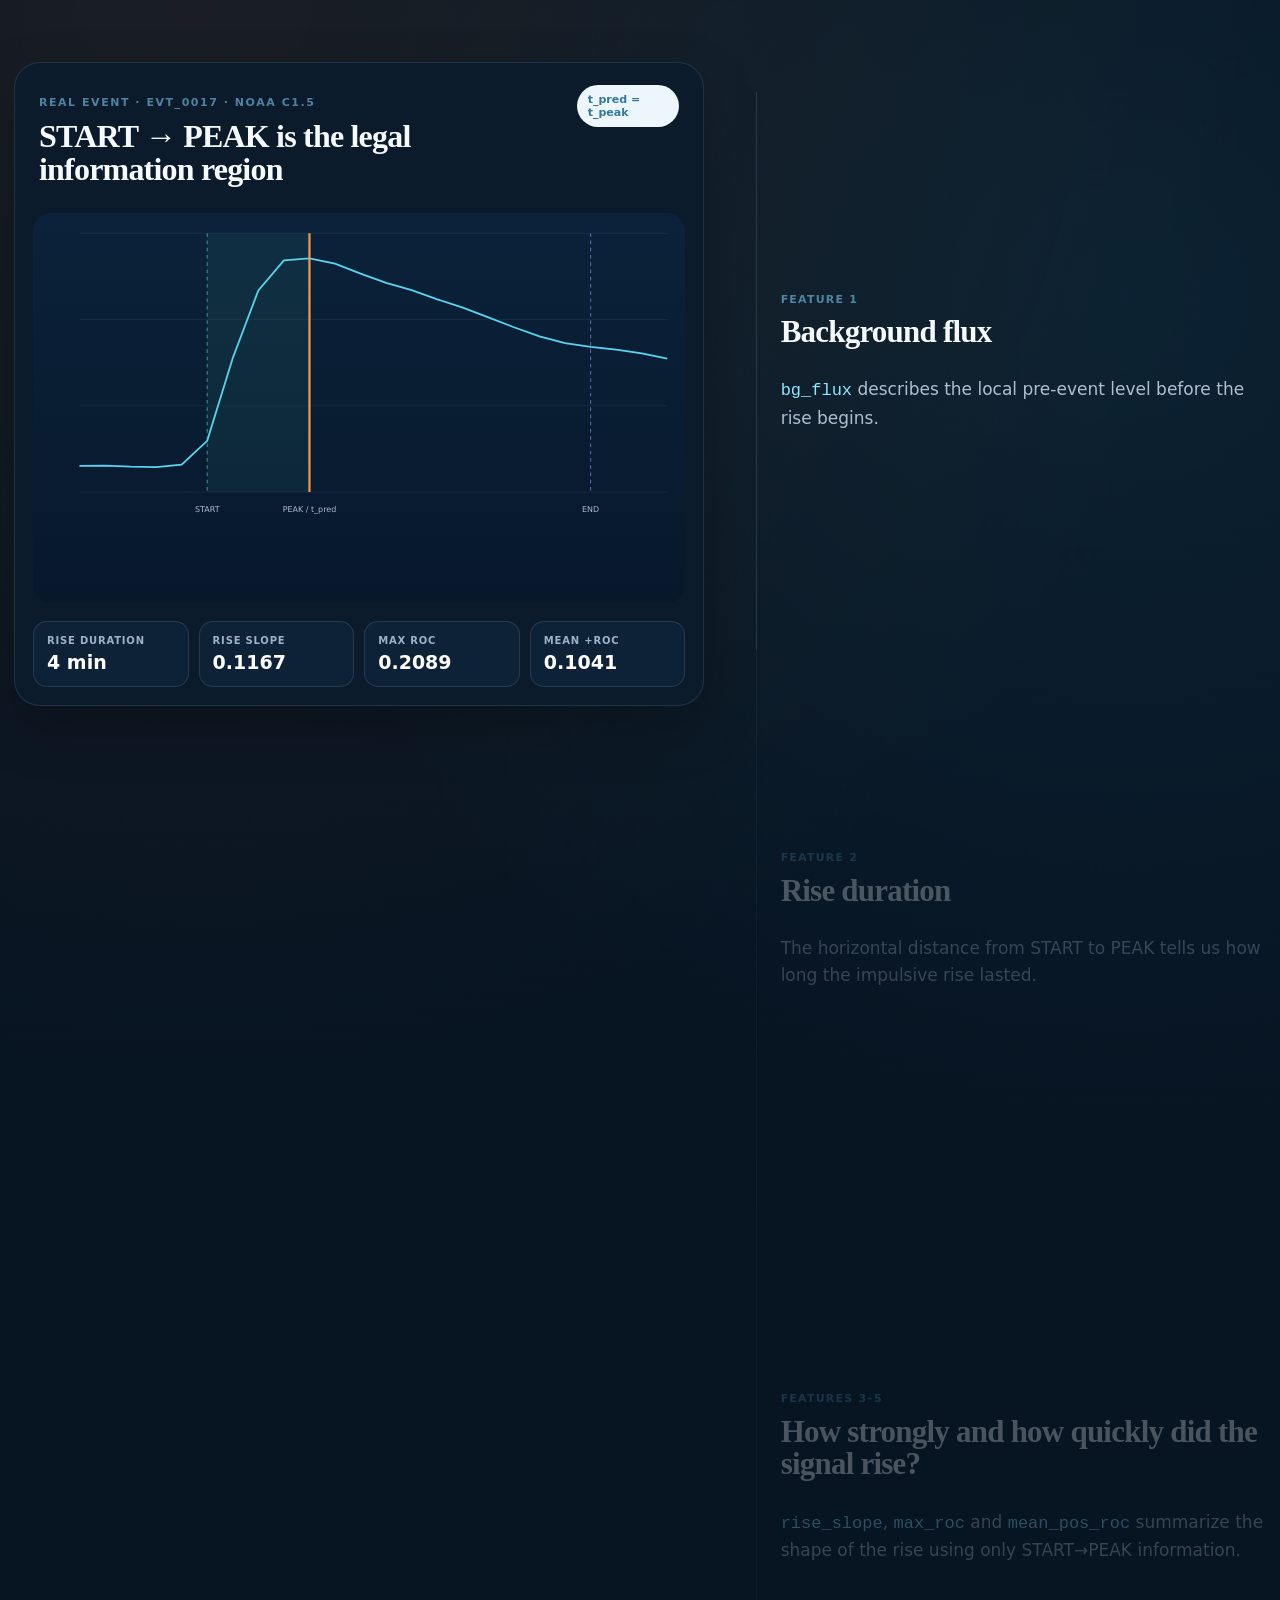
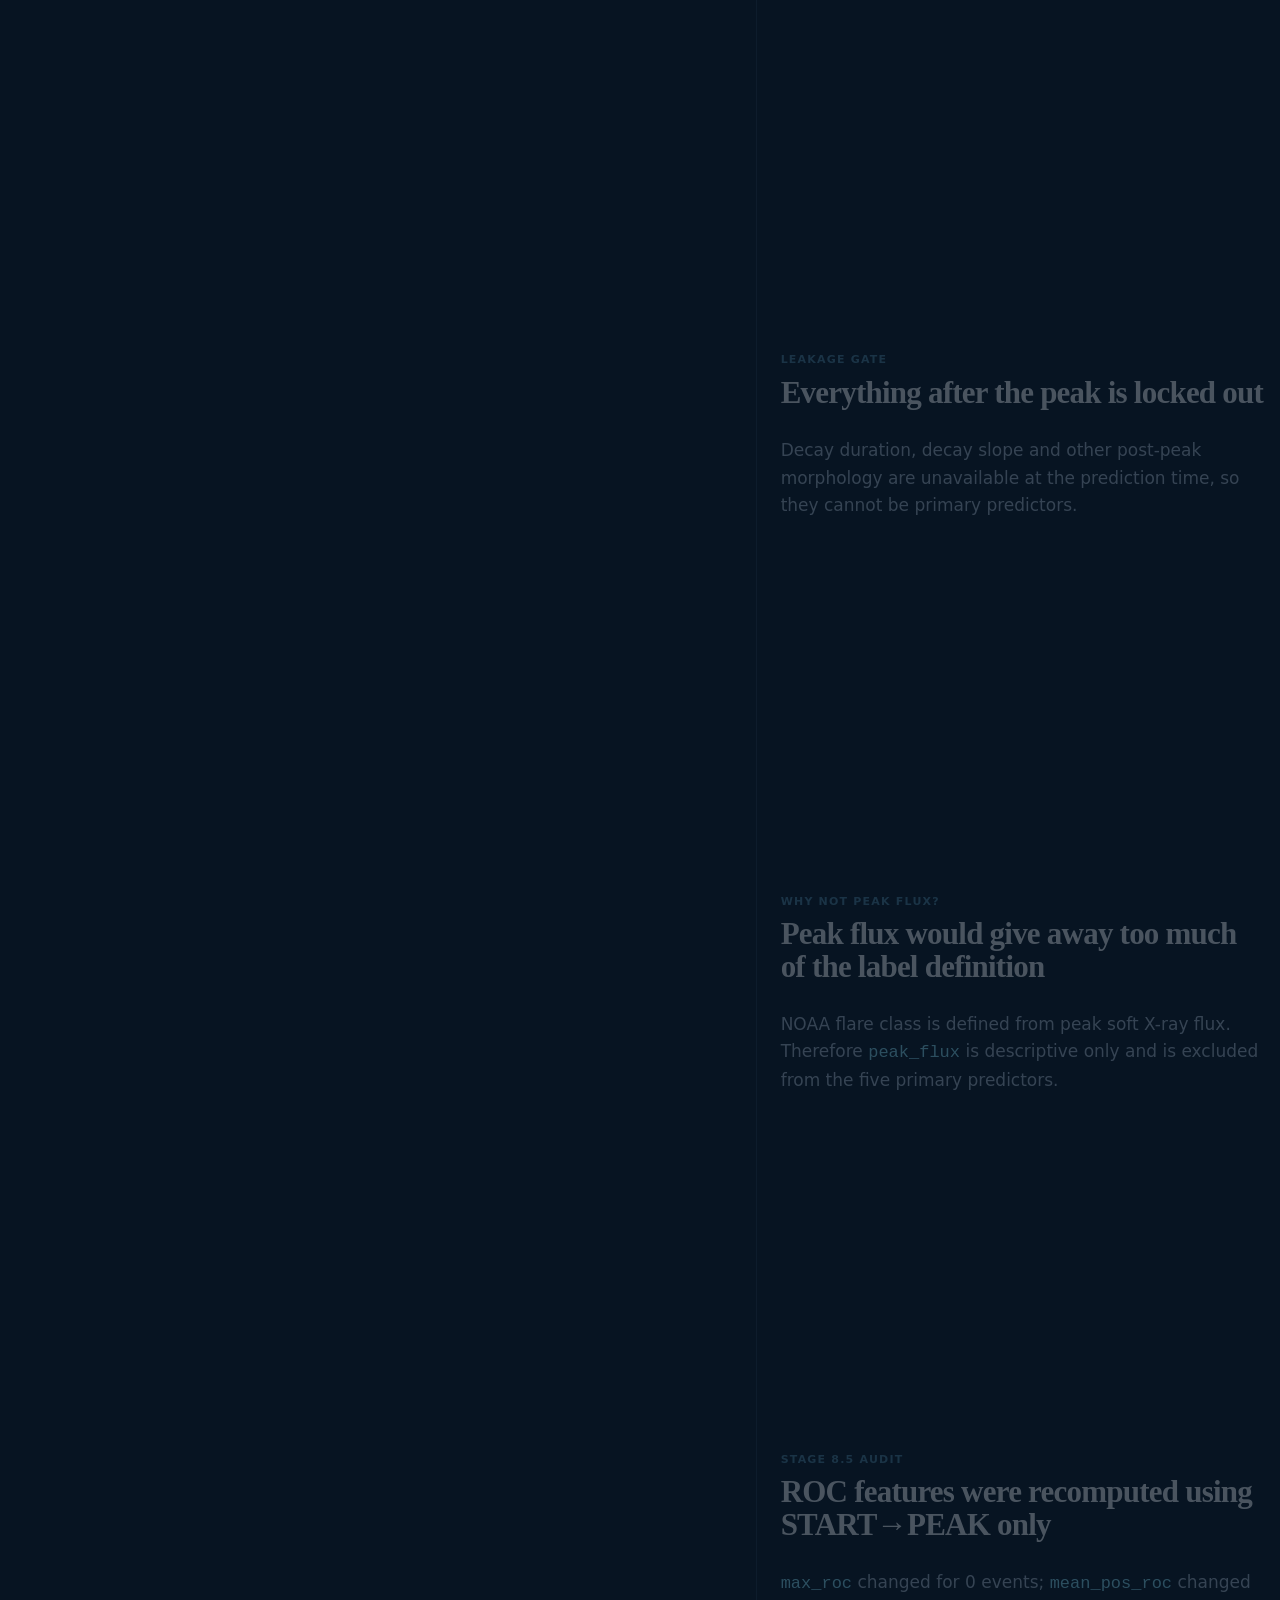
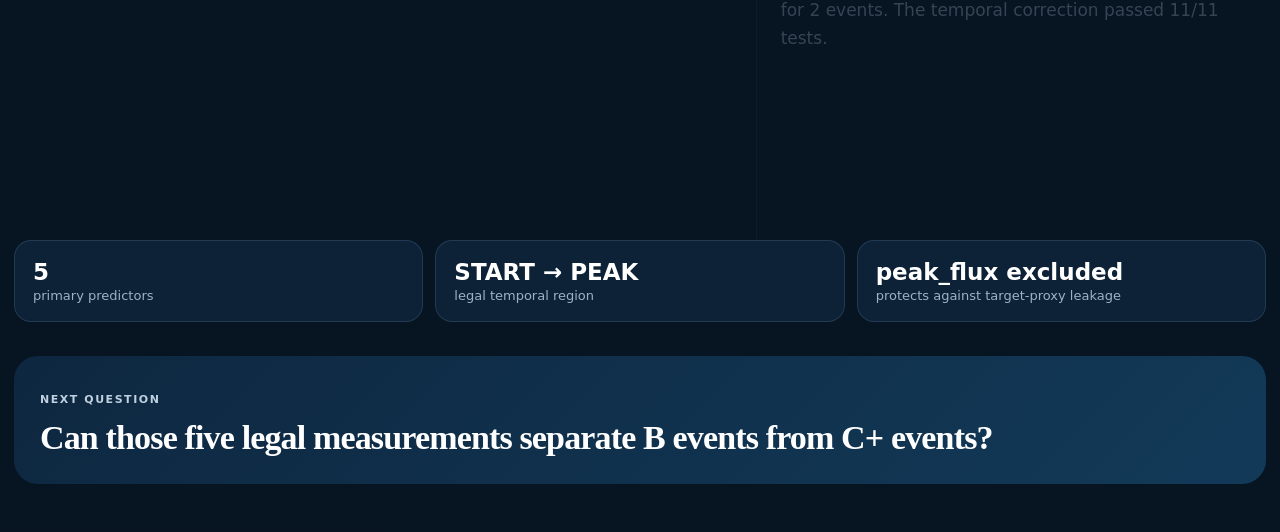
<file: components/08-features/index.html>
<!doctype html><html><head><meta charset="utf-8"><meta name="viewport" content="width=device-width,initial-scale=1"><title>Features and leakage</title><link rel="stylesheet" href="component.css"></head><body><main class="shell"><section class="intro"><p class="eyebrow">08 · FEATURES & LEAKAGE</p><h1>Machine learning does not see the whole flare curve. It receives five carefully chosen rise-phase measurements.</h1><p>The prediction time is fixed at the observed peak. Anything that would require post-peak information is forbidden from the primary predictor set.</p></section><section class="scrolly"><div class="sticky"><article class="card"><div class="card-head"><div><p class="label">REAL EVENT · EVT_0017 · NOAA C1.5</p><h2 id="title">START → PEAK is the legal information region</h2></div><div class="badge">t_pred = t_peak</div></div><div class="chart"><svg id="chart" class="svg" viewBox="0 0 900 440"></svg></div><div class="metric-row"><div class="metric"><span>rise duration</span><strong>4 min</strong></div><div class="metric"><span>rise slope</span><strong>0.1167</strong></div><div class="metric"><span>max ROC</span><strong>0.2089</strong></div><div class="metric"><span>mean +ROC</span><strong>0.1041</strong></div></div></article></div><div class="steps"><section class="step active" data-step="0"><span>FEATURE 1</span><h3>Background flux</h3><p><code>bg_flux</code> describes the local pre-event level before the rise begins.</p></section><section class="step" data-step="1"><span>FEATURE 2</span><h3>Rise duration</h3><p>The horizontal distance from START to PEAK tells us how long the impulsive rise lasted.</p></section><section class="step" data-step="2"><span>FEATURES 3–5</span><h3>How strongly and how quickly did the signal rise?</h3><p><code>rise_slope</code>, <code>max_roc</code> and <code>mean_pos_roc</code> summarize the shape of the rise using only START→PEAK information.</p></section><section class="step" data-step="3"><span>LEAKAGE GATE</span><h3>Everything after the peak is locked out</h3><p>Decay duration, decay slope and other post-peak morphology are unavailable at the prediction time, so they cannot be primary predictors.</p></section><section class="step" data-step="4"><span>WHY NOT PEAK FLUX?</span><h3>Peak flux would give away too much of the label definition</h3><p>NOAA flare class is defined from peak soft X-ray flux. Therefore <code>peak_flux</code> is descriptive only and is excluded from the five primary predictors.</p></section><section class="step" data-step="5"><span>STAGE 8.5 AUDIT</span><h3>ROC features were recomputed using START→PEAK only</h3><p><code>max_roc</code> changed for 0 events; <code>mean_pos_roc</code> changed for 2 events. The temporal correction passed 11/11 tests.</p></section></div></section><section class="grid3"><div class="mini"><strong>5</strong><span>primary predictors</span></div><div class="mini"><strong>START → PEAK</strong><span>legal temporal region</span></div><div class="mini"><strong>peak_flux excluded</strong><span>protects against target-proxy leakage</span></div></section><section class="callout"><p class="label">NEXT QUESTION</p><h2>Can those five legal measurements separate B events from C+ events?</h2></section></main><script src="component.js"></script></body></html>
</file>
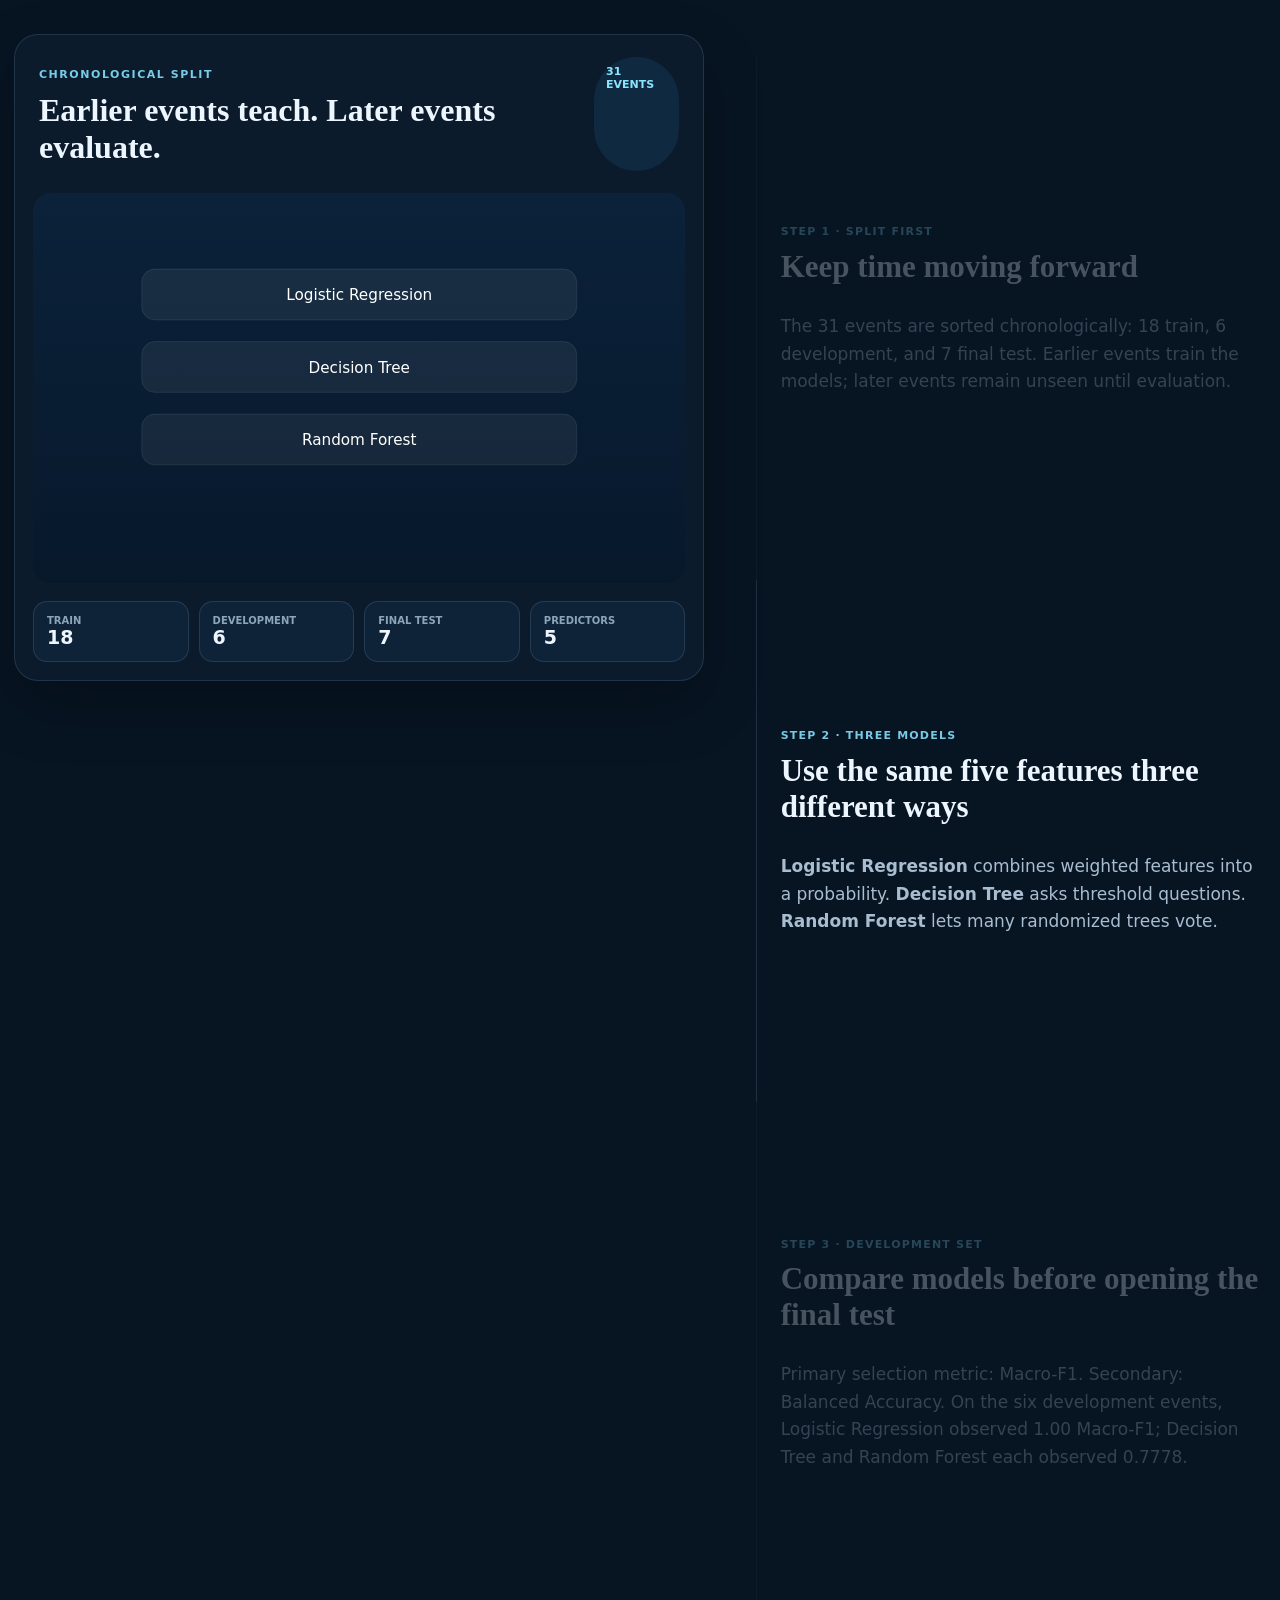
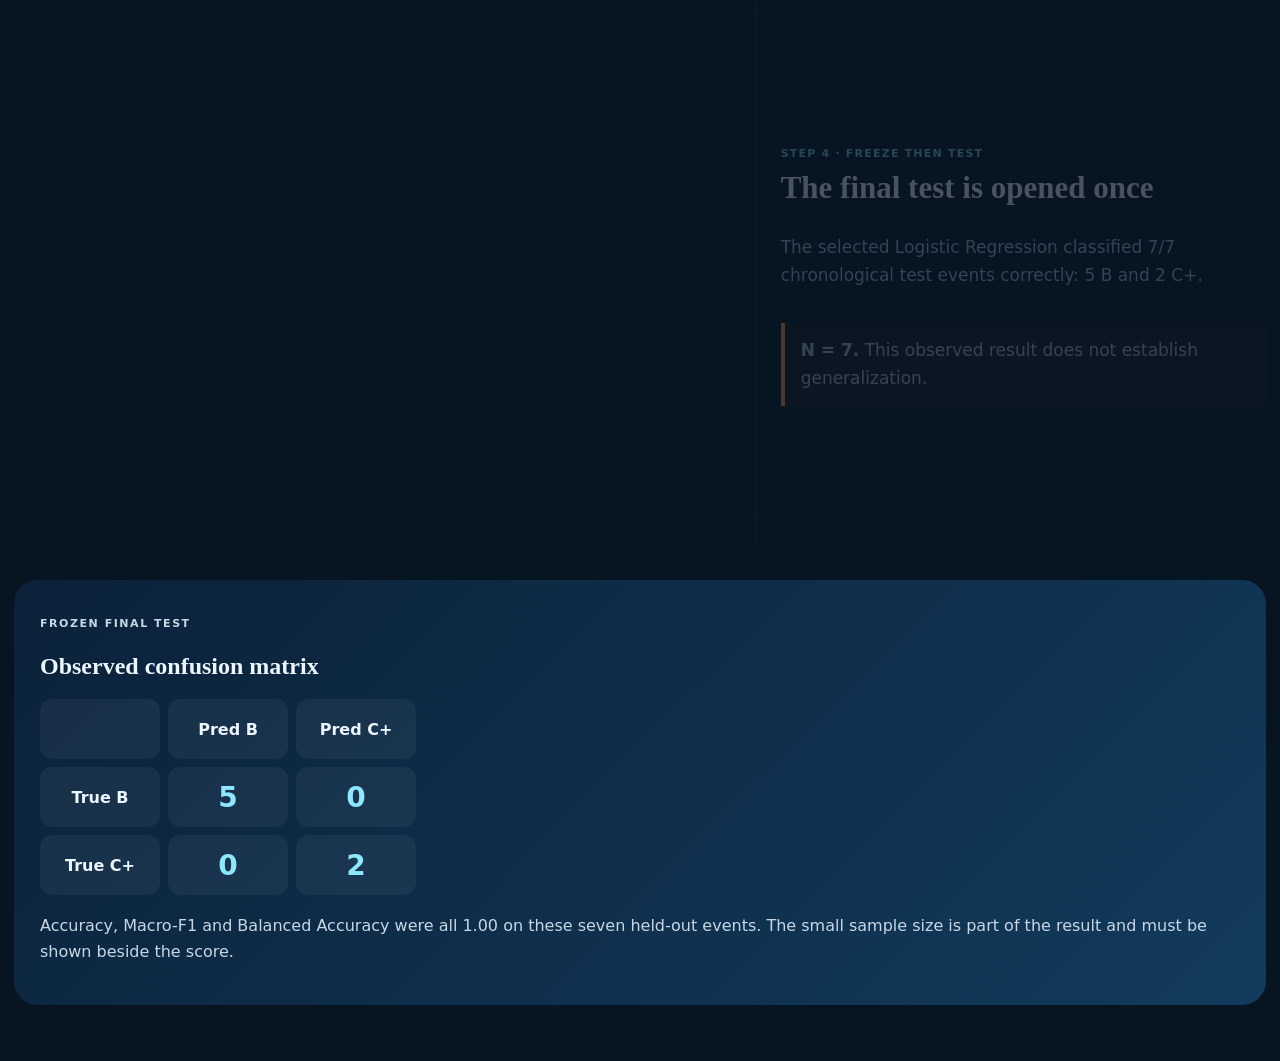
<file: components/09-model/index.html>
<!doctype html><html><head><meta charset="utf-8"><meta name="viewport" content="width=device-width,initial-scale=1"><title>09 · Model</title><link rel="stylesheet" href="component.css"></head><body><main class="shell">
<section class="scrolly"><div class="sticky"><article class="card"><div class="card-head"><div><p class="label" id="label">CHRONOLOGICAL SPLIT</p><h2 id="title">Earlier events teach. Later events evaluate.</h2></div><div class="badge" id="badge">31 EVENTS</div></div><div class="chart"><svg id="chart" class="svg" viewBox="0 0 900 440"></svg></div><div class="metric-row"><div class="metric"><span>train</span><strong>18</strong></div><div class="metric"><span>development</span><strong>6</strong></div><div class="metric"><span>final test</span><strong>7</strong></div><div class="metric"><span>predictors</span><strong>5</strong></div></div></article></div>
<div class="steps">
<section class="step active" data-step="0"><span>STEP 1 · SPLIT FIRST</span><h3>Keep time moving forward</h3><p>The 31 events are sorted chronologically: 18 train, 6 development, and 7 final test. Earlier events train the models; later events remain unseen until evaluation.</p></section>
<section class="step" data-step="1"><span>STEP 2 · THREE MODELS</span><h3>Use the same five features three different ways</h3><p><strong>Logistic Regression</strong> combines weighted features into a probability. <strong>Decision Tree</strong> asks threshold questions. <strong>Random Forest</strong> lets many randomized trees vote.</p></section>
<section class="step" data-step="2"><span>STEP 3 · DEVELOPMENT SET</span><h3>Compare models before opening the final test</h3><p>Primary selection metric: Macro-F1. Secondary: Balanced Accuracy. On the six development events, Logistic Regression observed 1.00 Macro-F1; Decision Tree and Random Forest each observed 0.7778.</p></section>
<section class="step" data-step="3"><span>STEP 4 · FREEZE THEN TEST</span><h3>The final test is opened once</h3><p>The selected Logistic Regression classified 7/7 chronological test events correctly: 5 B and 2 C+.</p><p class="question"><strong>N = 7.</strong> This observed result does not establish generalization.</p></section>
</div></section>
<div class="callout"><p class="label">FROZEN FINAL TEST</p><h2>Observed confusion matrix</h2><div class="matrix"><div></div><b>Pred B</b><b>Pred C+</b><b>True B</b><strong>5</strong><strong>0</strong><b>True C+</b><strong>0</strong><strong>2</strong></div><p>Accuracy, Macro-F1 and Balanced Accuracy were all 1.00 on these seven held-out events. The small sample size is part of the result and must be shown beside the score.</p></div>
</main><script src="component.js"></script></body></html>
</file>
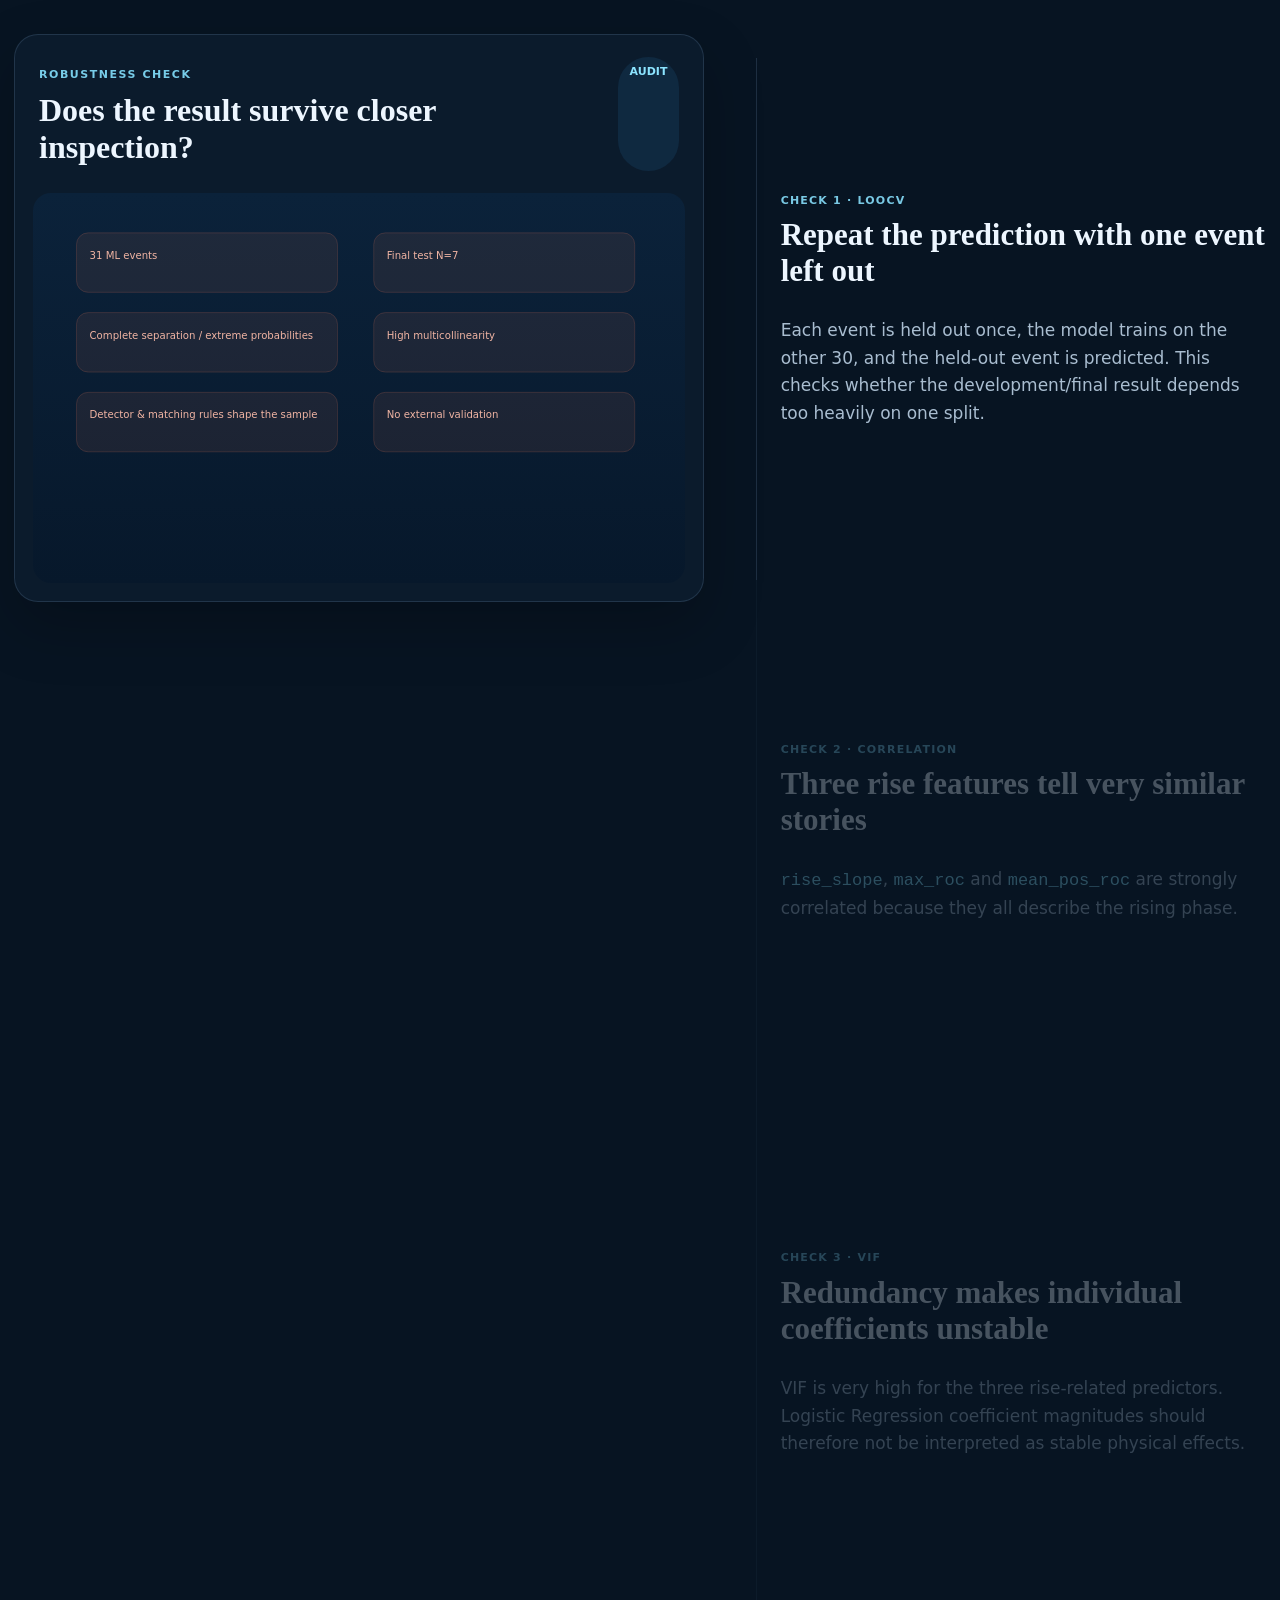
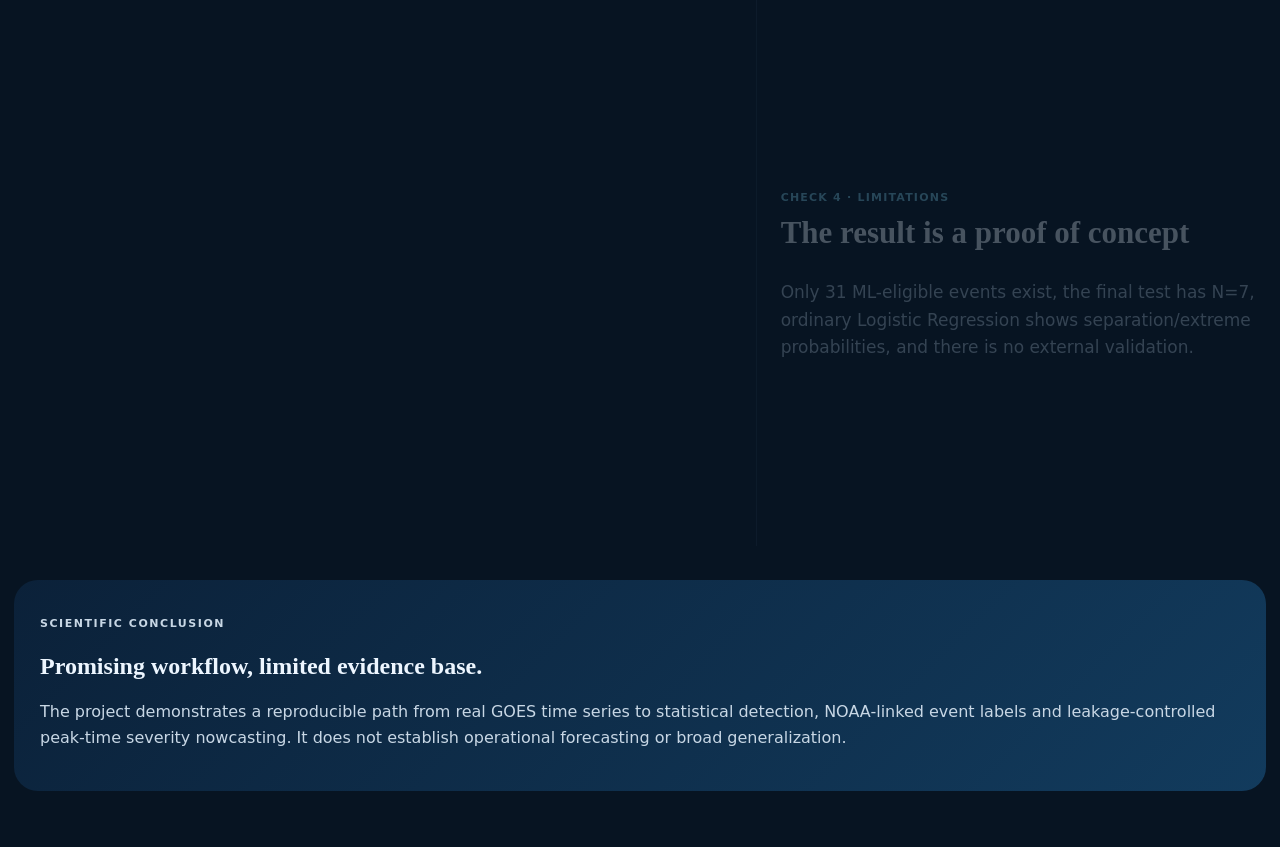
<file: components/10-audit/index.html>
<!doctype html><html><head><meta charset="utf-8"><meta name="viewport" content="width=device-width,initial-scale=1"><title>10 · Audit</title><link rel="stylesheet" href="component.css"></head><body><main class="shell">
<section class="scrolly"><div class="sticky"><article class="card"><div class="card-head"><div><p class="label" id="label">ROBUSTNESS CHECK</p><h2 id="title">Does the result survive closer inspection?</h2></div><div class="badge" id="badge">AUDIT</div></div><div class="chart"><svg id="chart" class="svg" viewBox="0 0 900 440"></svg></div></article></div>
<div class="steps">
<section class="step active" data-step="0"><span>CHECK 1 · LOOCV</span><h3>Repeat the prediction with one event left out</h3><p>Each event is held out once, the model trains on the other 30, and the held-out event is predicted. This checks whether the development/final result depends too heavily on one split.</p></section>
<section class="step" data-step="1"><span>CHECK 2 · CORRELATION</span><h3>Three rise features tell very similar stories</h3><p><code>rise_slope</code>, <code>max_roc</code> and <code>mean_pos_roc</code> are strongly correlated because they all describe the rising phase.</p></section>
<section class="step" data-step="2"><span>CHECK 3 · VIF</span><h3>Redundancy makes individual coefficients unstable</h3><p>VIF is very high for the three rise-related predictors. Logistic Regression coefficient magnitudes should therefore not be interpreted as stable physical effects.</p></section>
<section class="step" data-step="3"><span>CHECK 4 · LIMITATIONS</span><h3>The result is a proof of concept</h3><p>Only 31 ML-eligible events exist, the final test has N=7, ordinary Logistic Regression shows separation/extreme probabilities, and there is no external validation.</p></section>
</div></section>
<div class="callout"><p class="label">SCIENTIFIC CONCLUSION</p><h2>Promising workflow, limited evidence base.</h2><p>The project demonstrates a reproducible path from real GOES time series to statistical detection, NOAA-linked event labels and leakage-controlled peak-time severity nowcasting. It does not establish operational forecasting or broad generalization.</p></div>
</main><script src="component.js"></script></body></html>
</file>
<file: css/tokens.css>
/* ============ Observatory Plate — design tokens ============ */
@font-face{font-family:"Fraunces";src:url("../assets/fonts/fraunces-latin-opsz-normal.woff2") format("woff2");font-weight:100 900;font-style:normal;font-display:swap}
@font-face{font-family:"Fraunces";src:url("../assets/fonts/fraunces-latin-opsz-italic.woff2") format("woff2");font-weight:100 900;font-style:italic;font-display:swap}
@font-face{font-family:"Source Sans 3";src:url("../assets/fonts/source-sans-3-latin-400-normal.woff2") format("woff2");font-weight:400;font-style:normal;font-display:swap}
@font-face{font-family:"Source Sans 3";src:url("../assets/fonts/source-sans-3-latin-400-italic.woff2") format("woff2");font-weight:400;font-style:italic;font-display:swap}
@font-face{font-family:"Source Sans 3";src:url("../assets/fonts/source-sans-3-latin-600-normal.woff2") format("woff2");font-weight:600;font-style:normal;font-display:swap}
@font-face{font-family:"IBM Plex Mono";src:url("../assets/fonts/ibm-plex-mono-latin-400-normal.woff2") format("woff2");font-weight:400;font-style:normal;font-display:swap}
@font-face{font-family:"IBM Plex Mono";src:url("../assets/fonts/ibm-plex-mono-latin-500-normal.woff2") format("woff2");font-weight:500;font-style:normal;font-display:swap}

:root{
  /* space */
  --space-0:#05070F;   /* page */
  --space-1:#0A1020;   /* alternate chapter band */
  --space-2:#101838;   /* indigo wash, gradients only */
  --hair:rgba(243,237,226,.14);
  --hair-2:rgba(243,237,226,.28);
  /* text (warm-tinted, never steel) */
  --text-1:#F3EDE2;
  --text-2:#BDB6A8;
  --text-3:#8E8A82;
  /* meaning */
  --orange:#F28A2E;    /* Sun, detected events */
  --gold:#F6C453;      /* NOAA reference, peaks */
  --cyan:#5BC8F0;      /* measured data, mean, SD */
  --teal:#2EC4A5;      /* robust statistics, reconstructed */
  --coral:#FF6B57;     /* missing, warnings, leakage only */
  /* type */
  --serif:"Fraunces","Iowan Old Style",Georgia,"Times New Roman",serif;
  --sans:"Source Sans 3","Segoe UI",system-ui,-apple-system,sans-serif;
  --mono:"IBM Plex Mono",ui-monospace,"SFMono-Regular",Menlo,Consolas,monospace;
  /* layout */
  --measure:62ch;
  --fig-width:1320px;
  --s1:8px;--s2:16px;--s3:24px;--s4:32px;--s5:48px;--s6:72px;--s7:112px;--s8:160px;
  --radius:2px;
  --ease:cubic-bezier(.2,.7,.2,1);
  --dur:600ms;
}
</file>
<file: css/base.css>
*,*::before,*::after{box-sizing:border-box}
html{scroll-behavior:smooth;scroll-padding-top:110px;-webkit-text-size-adjust:100%}
body{margin:0;background:var(--space-0);color:var(--text-1);font-family:var(--sans);font-size:19px;line-height:1.6;
  text-rendering:optimizeLegibility;-webkit-font-smoothing:antialiased}
img,svg,canvas{display:block;max-width:100%}
a{color:var(--gold);text-decoration-thickness:1px;text-underline-offset:3px}
a:hover{color:var(--text-1)}
:focus-visible{outline:2px solid var(--gold);outline-offset:3px}
.sr{position:absolute;width:1px;height:1px;overflow:hidden;clip:rect(0 0 0 0);white-space:nowrap}
.wrap{width:100%;max-width:calc(var(--fig-width) + 2*clamp(20px,3.4vw,56px));margin:0 auto;padding:0 clamp(20px,3.4vw,56px)}

/* ---------- top navigation ---------- */
.topnav{position:fixed;inset:0 0 auto 0;z-index:50;transition:background .3s var(--ease),border-color .3s}
.topnav.solid{background:rgba(5,7,15,.94);border-bottom:1px solid var(--hair)}
.topnav .row{display:flex;align-items:center;justify-content:space-between;height:56px}
.brand{font-family:var(--serif);font-size:19px;color:var(--text-1);text-decoration:none;letter-spacing:.01em}
.nav-links{display:flex;gap:var(--s5);list-style:none;margin:0;padding:0;font-size:16px}
.nav-links a{color:var(--text-2);text-decoration:none;padding:6px 0;border-bottom:1px solid transparent}
.nav-links a:hover,.nav-links a[aria-current="true"]{color:var(--text-1);border-bottom-color:var(--gold)}
/* journey tracker: a hairline with ten labels */
.tracker{position:relative;border-top:1px solid var(--hair)}
.topnav:not(.solid) .tracker{border-top-color:transparent}
.tracker ol{display:flex;justify-content:space-between;list-style:none;margin:0;padding:0;height:38px;align-items:center}
.tracker a{font-family:var(--mono);font-size:12.5px;color:var(--text-3);text-decoration:none;padding:8px 2px;white-space:nowrap}
.tracker a:hover{color:var(--text-1)}
.tracker a.on{color:var(--orange)}
.tracker .bar{position:absolute;left:0;bottom:0;height:1px;background:var(--orange);width:0;transition:width .4s var(--ease)}
.tracker li+li::before{content:"";display:inline-block;width:14px;height:1px;background:var(--hair-2);vertical-align:middle;margin-right:10px}
.tracker li{display:flex;align-items:center}

/* ---------- chapter skeleton ---------- */
.chapter{position:relative;padding:var(--s8) 0 var(--s7);border-top:1px solid var(--hair)}
.chapter.band{background:var(--space-1)}
.ch-head{display:flex;align-items:baseline;gap:var(--s3)}
.ch-no{font-family:var(--mono);font-size:15px;color:var(--orange)}
h2{font-family:var(--serif);font-weight:400;font-size:clamp(48px,6.2vw,88px);line-height:1;letter-spacing:-.02em;margin:0;font-variation-settings:"opsz" 144}
.ch-q{font-family:var(--serif);font-style:italic;font-size:clamp(24px,2.4vw,32px);line-height:1.3;color:var(--text-2);margin:var(--s3) 0 var(--s5);max-width:30em}
h3{font-family:var(--serif);font-weight:400;font-size:clamp(28px,2.6vw,38px);line-height:1.15;letter-spacing:-.01em;margin:var(--s7) 0 var(--s2)}
h3+.ch-q{margin-top:var(--s2)}
.prose{max-width:var(--measure)}
.prose p{margin:0 0 var(--s3)}
.prose.two{display:grid;grid-template-columns:repeat(2,minmax(0,var(--measure)));gap:0 var(--s6);max-width:none;margin-top:var(--s5)}
.prose strong{font-weight:600;color:var(--text-1)}
.prose code,.code{font-family:var(--mono);font-size:.84em;color:var(--cyan);background:none}
.bridge{font-family:var(--serif);font-style:italic;font-size:clamp(22px,2vw,28px);line-height:1.35;color:var(--gold);max-width:32em;margin:var(--s6) 0 0;padding-top:var(--s3);border-top:1px solid var(--hair)}
.note{font-size:16px;color:var(--text-2);max-width:var(--measure)}
.callout{border-left:2px solid var(--gold);padding:2px 0 2px var(--s3);margin:var(--s4) 0;max-width:var(--measure)}
.callout.warn{border-left-color:var(--coral)}
.callout p{margin:0 0 var(--s1)}
.callout .k{font-family:var(--mono);font-size:13px;color:var(--text-2);display:block;margin-bottom:6px}
.callout.warn .k{color:var(--coral)}

/* ---------- figures ---------- */
.fig{margin:0 0 var(--s4);position:relative}
.fig svg,.fig canvas{width:100%;height:auto}
.cap{font-family:var(--mono);font-size:13px;color:var(--text-3);margin-top:var(--s2);max-width:90ch;line-height:1.5}
.cap b{font-weight:500;color:var(--text-2)}
.legend{display:flex;flex-wrap:wrap;gap:6px var(--s4);font-family:var(--mono);font-size:13px;color:var(--text-2);margin:var(--s2) 0}
.legend span{display:inline-flex;align-items:center;gap:8px}
.sw{display:inline-block;width:22px;height:0;border-top:2px solid currentColor}
.sw.dash{border-top-style:dashed}
.sw.dot{width:9px;height:9px;border:0;border-radius:50%;background:currentColor}
.sw.ring{width:9px;height:9px;border:1.5px solid currentColor;border-radius:50%}

/* ---------- controls: text tabs, not pills ---------- */
.tabs{display:flex;gap:var(--s4);border-bottom:1px solid var(--hair);margin:0 0 var(--s3);flex-wrap:wrap}
.tabs button{all:unset;cursor:pointer;font-family:var(--sans);font-size:17px;color:var(--text-2);padding:8px 0 10px;border-bottom:2px solid transparent;margin-bottom:-1px}
.tabs button:hover{color:var(--text-1)}
.tabs button[aria-selected="true"]{color:var(--text-1);border-bottom-color:var(--gold)}
.tabs button:focus-visible{outline:2px solid var(--gold);outline-offset:2px}
.ctl{display:flex;align-items:center;gap:var(--s3);flex-wrap:wrap;margin:var(--s2) 0 var(--s3);font-size:16px;color:var(--text-2)}
.btn{all:unset;cursor:pointer;font-family:var(--sans);font-size:17px;color:var(--text-1);border-bottom:1px solid var(--gold);padding:3px 0}
.btn:hover{color:var(--gold)}
.btn:focus-visible{outline:2px solid var(--gold);outline-offset:4px}
.btn[disabled]{opacity:.4;cursor:default}
.btn.fill{background:var(--orange);color:#1a0d02;border:0;padding:12px 22px;border-radius:var(--radius);font-weight:600}
.btn.fill:hover{background:var(--gold);color:#1a0d02}
input[type=range]{accent-color:var(--gold);width:min(420px,60vw)}
select{background:var(--space-1);color:var(--text-1);border:1px solid var(--hair-2);border-radius:var(--radius);font:inherit;font-size:16px;padding:6px 10px}
.toggle{display:inline-flex;align-items:center;gap:10px;cursor:pointer;font-size:16px;color:var(--text-2)}
.toggle input{accent-color:var(--gold)}

/* ---------- disclosure ---------- */
details{border-top:1px solid var(--hair);border-bottom:1px solid var(--hair);margin:var(--s4) 0;max-width:var(--measure)}
details+details{border-top:0;margin-top:calc(-1*var(--s4))}
summary{cursor:pointer;padding:14px 0;font-family:var(--serif);font-size:21px;list-style:none;color:var(--text-1)}
summary::-webkit-details-marker{display:none}
summary::before{content:"+";display:inline-block;width:24px;color:var(--gold);font-family:var(--mono)}
details[open] summary::before{content:"–"}
details .inner{padding:0 0 var(--s3) 24px;color:var(--text-2)}
details .inner p{margin:0 0 var(--s2)}

/* ---------- stats: big numbers, a hairline, no boxes ---------- */
.stats{display:flex;flex-wrap:wrap;gap:var(--s4) var(--s6);margin:var(--s4) 0}
.stat{border-top:1px solid var(--hair-2);padding-top:var(--s2);min-width:150px}
.stat .n{font-family:var(--serif);font-size:clamp(44px,4.6vw,68px);line-height:1;letter-spacing:-.02em;font-variation-settings:"opsz" 144}
.stat .l{font-size:16px;color:var(--text-2);margin-top:6px;max-width:22ch;line-height:1.35}
.stat.c-cyan .n{color:var(--cyan)}.stat.c-teal .n{color:var(--teal)}.stat.c-gold .n{color:var(--gold)}
.stat.c-orange .n{color:var(--orange)}.stat.c-coral .n{color:var(--coral)}

/* ---------- tables ---------- */
table.t{border-collapse:collapse;font-family:var(--mono);font-size:13.5px;width:100%}
table.t th{font-weight:400;color:var(--text-3);text-align:left;padding:8px 12px;border-bottom:1px solid var(--hair-2);position:sticky;top:0;background:var(--space-0)}
table.t td{padding:5px 12px;border-bottom:1px solid var(--hair);color:var(--text-2)}
table.t tr.hl td,table.t tr:hover td{color:var(--text-1);background:rgba(246,196,83,.10)}
table.t td.n,table.t th.n{text-align:right}
.band table.t th{background:var(--space-1)}

/* ---------- SVG vocabulary ---------- */
.svgfig text{font-family:var(--mono);font-size:13.5px;fill:var(--text-2)}
.svgfig .t3{fill:var(--text-3)}.svgfig .t1{fill:var(--text-1)}
.svgfig .serif{font-family:var(--serif);font-size:20px;fill:var(--text-1)}
.svgfig .big{font-family:var(--serif);font-size:44px;fill:var(--text-1)}
.svgfig .ax{stroke:var(--hair-2);stroke-width:1;fill:none}
.svgfig .grid{stroke:var(--hair);stroke-width:1;fill:none}
.svgfig .leader{stroke:var(--text-3);stroke-width:1;fill:none}
.svgfig .c-cyan{stroke:var(--cyan);fill:var(--cyan)}.svgfig .c-teal{stroke:var(--teal);fill:var(--teal)}
.svgfig .c-gold{stroke:var(--gold);fill:var(--gold)}.svgfig .c-orange{stroke:var(--orange);fill:var(--orange)}
.svgfig .c-coral{stroke:var(--coral);fill:var(--coral)}
.svgfig text.c-cyan,.svgfig text.c-teal,.svgfig text.c-gold,.svgfig text.c-orange,.svgfig text.c-coral{stroke:none}
.svgfig .nofill{fill:none}
.svgfig .glow{filter:drop-shadow(0 0 5px currentColor)}

/* ---------- hero ---------- */
.hero{position:relative;min-height:max(720px,100vh);display:flex;align-items:center;overflow:hidden;background:var(--space-0);border-top:0}
.hero .art{position:absolute;inset:0}
.hero .art svg{width:100%;height:100%}
.hero .scrim{position:absolute;inset:0;background:linear-gradient(90deg,rgba(5,7,15,0) 0%,rgba(5,7,15,.82) 24%,rgba(5,7,15,.9) 46%,rgba(5,7,15,.1) 78%,rgba(5,7,15,0) 100%)}
.hero .copy{position:relative;padding:120px 0 80px;margin-left:min(24vw,360px);max-width:720px}
.hero h1{font-family:var(--serif);font-weight:400;font-size:clamp(46px,5.6vw,84px);line-height:1.02;letter-spacing:-.025em;margin:0 0 var(--s4);font-variation-settings:"opsz" 144}
.hero .sub{font-size:21px;line-height:1.55;color:var(--text-2);max-width:34em;margin:0 0 var(--s4)}
.hero .facts{display:flex;flex-wrap:wrap;gap:var(--s2) 0;margin:0 0 var(--s5);padding:0;list-style:none}
.hero .facts li{padding:0 var(--s4);border-left:1px solid var(--hair-2);font-size:16px;color:var(--text-2);line-height:1.35}
.hero .facts li:first-child{padding-left:0;border-left:0}
.hero .facts b{display:block;font-family:var(--serif);font-weight:400;font-size:30px;color:var(--text-1);line-height:1.1}
.hero .credit{position:absolute;right:clamp(20px,3.4vw,56px);bottom:20px;font-family:var(--mono);font-size:12px;color:var(--text-3)}

/* ---------- footer ---------- */
footer{border-top:1px solid var(--hair);padding:var(--s6) 0;color:var(--text-3);font-size:15px}
footer .wrap{display:flex;justify-content:space-between;gap:var(--s4);flex-wrap:wrap}

/* ---------- tooltip ---------- */
.tip{position:fixed;z-index:80;pointer-events:none;background:var(--space-0);border:1px solid var(--hair-2);padding:6px 10px;font-family:var(--mono);font-size:12.5px;color:var(--text-1);border-radius:var(--radius);opacity:0;transition:opacity .12s;max-width:300px;line-height:1.4}
.tip.on{opacity:1}

@media (max-width:1100px){
  .tracker a{font-size:11.5px}.tracker li+li::before{width:6px;margin-right:6px}
  .prose.two{grid-template-columns:1fr;gap:0}
  .hero .copy{margin-left:clamp(20px,6vw,80px)}
}
@media (max-width:860px){
  .nav-links{gap:var(--s3);font-size:14px}.tracker{display:none}
  .hero .scrim{background:linear-gradient(180deg,rgba(5,7,15,.5),rgba(5,7,15,.88))}
}
@media (prefers-reduced-motion:reduce){
  html{scroll-behavior:auto}*{animation:none!important;transition:none!important}
}
</file>
<file: css/chapters.css>
/* chapter-specific bits (tokens/base carry everything else) */
.hero .art svg{position:absolute;inset:0}
.hero .art .trace{stroke-dasharray:var(--len,3000);stroke-dashoffset:var(--len,3000);animation:draw 3.2s var(--ease) .5s forwards}
@keyframes draw{to{stroke-dashoffset:0}}

/* observe: table + graph side by side */
.obs{display:grid;grid-template-columns:minmax(360px,.78fr) 1.6fr;gap:var(--s5);align-items:start}
.obs .tbl{max-height:440px;overflow:auto;border-top:1px solid var(--hair-2);scrollbar-width:thin;scrollbar-color:var(--hair-2) transparent}
.obs .colnote{font-family:var(--mono);font-size:12.5px;color:var(--text-3);margin:0 0 8px;line-height:1.5}
.obs .colnote b{font-weight:500;color:var(--text-2)}
@media (max-width:1100px){.obs{grid-template-columns:1fr}}

/* count */
.counts{display:flex;flex-wrap:wrap;gap:var(--s3) var(--s6);margin:var(--s3) 0 var(--s4)}
.counts .stat{min-width:130px}

/* generic two-column figure + controls */
.split{display:grid;grid-template-columns:1fr;gap:var(--s3)}
.readout{display:flex;flex-wrap:wrap;gap:var(--s2) var(--s5);font-family:var(--mono);font-size:14px;color:var(--text-2);margin:0 0 var(--s2)}
.readout b{display:block;font-weight:500;font-size:20px;color:var(--text-1);font-family:var(--serif)}
.readout .cy b{color:var(--cyan)}.readout .tl b{color:var(--teal)}.readout .or b{color:var(--orange)}.readout .go b{color:var(--gold)}.readout .co b{color:var(--coral)}

/* model */
.mrow{display:grid;grid-template-columns:repeat(5,1fr);gap:0;border-top:1px solid var(--hair-2);margin:var(--s3) 0}
.mrow>div{padding:var(--s2) var(--s2) var(--s2) 0;border-right:1px solid var(--hair)}
.mrow>div+div{padding-left:var(--s2)}.mrow>div:last-child{border-right:0}
.mrow .k{font-family:var(--mono);font-size:12.5px;color:var(--text-3)}
.mrow .v{font-family:var(--serif);font-size:24px;color:var(--text-1);line-height:1.2}
.mrow .z{font-family:var(--mono);font-size:14px;color:var(--cyan);margin-top:4px}
.mrow .w{font-family:var(--mono);font-size:14px;color:var(--teal);margin-top:2px}
.mrow .p{font-family:var(--mono);font-size:14px;color:var(--text-2);margin-top:2px}
.steps-ctl{display:flex;gap:var(--s3);align-items:center;margin:var(--s2) 0}

/* results */
.verdict{display:flex;flex-wrap:wrap;gap:var(--s3) var(--s7);align-items:flex-end;margin:var(--s4) 0}
.verdict .stat .n{font-size:clamp(64px,8vw,120px)}
.cm{border-collapse:collapse;font-family:var(--mono);font-size:14px;margin:var(--s2) 0}
.cm th{font-weight:400;color:var(--text-3);padding:6px 14px;text-align:center}
.cm td{padding:12px 24px;text-align:center;border:1px solid var(--hair-2);font-family:var(--serif);font-size:30px;color:var(--text-1)}
.cm td.z{color:var(--text-3)}
.mtable{border-collapse:collapse;font-size:16px;margin:var(--s3) 0}
.mtable th{font-family:var(--mono);font-weight:400;font-size:13px;color:var(--text-3);text-align:right;padding:8px 18px;border-bottom:1px solid var(--hair-2)}
.mtable th:first-child,.mtable td:first-child{text-align:left;padding-left:0}
.mtable td{padding:9px 18px;text-align:right;border-bottom:1px solid var(--hair);font-family:var(--mono);color:var(--text-2)}
.mtable td:first-child{font-family:var(--sans);color:var(--text-1)}

/* limitations */
.limits{list-style:none;padding:0;margin:var(--s3) 0 0;max-width:var(--measure);counter-reset:l}
.limits li{padding:12px 0 12px 0;border-top:1px solid var(--hair);color:var(--text-1)}
.limits li:last-child{border-bottom:1px solid var(--hair)}
.limits li span{display:block;font-size:16px;color:var(--text-2)}
.future{padding-left:1.1em;margin:0}.future li{margin:0 0 var(--s2)}

/* presentation gallery */
.slides{display:grid;grid-template-columns:repeat(4,1fr);gap:var(--s4) var(--s3);margin:0 0 var(--s4)}
.slide{all:unset;cursor:pointer;display:block}
.slide img{width:100%;height:auto;aspect-ratio:16/9;object-fit:cover;border:1px solid var(--hair-2);background:var(--space-1)}
.slide span{display:block;margin-top:8px;font-size:15px;line-height:1.35;color:var(--text-2)}
.slide:hover span,.slide:focus-visible span{color:var(--text-1)}
.slide:hover img,.slide:focus-visible img{border-color:var(--gold)}
.slide:focus-visible{outline:2px solid var(--gold);outline-offset:4px}
.lightbox{position:fixed;inset:0;z-index:100;background:rgba(5,7,15,.96);display:grid;grid-template-columns:auto minmax(0,1fr) auto;grid-template-rows:auto 1fr;align-items:center;gap:0 var(--s3);padding:var(--s3)}
.lightbox[hidden]{display:none}
.lightbox figure{margin:0;grid-column:2;grid-row:2;display:flex;flex-direction:column;align-items:center;gap:var(--s2);max-height:100%;min-height:0}
.lightbox img{max-width:100%;max-height:calc(100vh - 150px);width:auto;height:auto;border:1px solid var(--hair-2)}
.lightbox figcaption{font-family:var(--mono);font-size:13px;color:var(--text-2)}
.lb-x{grid-column:3;grid-row:1;justify-self:end}.lb-p{grid-column:1;grid-row:2}.lb-n{grid-column:3;grid-row:2}
@media (max-width:1100px){.slides{grid-template-columns:repeat(3,1fr)}}
@media (max-width:860px){.slides{grid-template-columns:repeat(2,1fr)}.lightbox{grid-template-columns:1fr 1fr;grid-template-rows:auto 1fr auto}.lightbox figure{grid-column:1/-1;grid-row:2}.lb-p{grid-column:1;grid-row:3}.lb-n{grid-column:2;grid-row:3;justify-self:end}.mrow{grid-template-columns:1fr 1fr}}
</file>
<file: components/01-observe/component.css>
:root{
  --bg:#f5f1ea;
  --paper:#fffdf9;
  --ink:#102136;
  --muted:#607184;
  --navy:#091828;
  --cyan:#3cb9e8;
  --cyan2:#6fd8f3;
  --orange:#ff8b39;
  --line:#dce4e5;
  --teal:#40aa94;
}
*{box-sizing:border-box}
body{margin:0;background:var(--bg);color:var(--ink);font-family:Inter,system-ui,-apple-system,"Segoe UI",sans-serif}
.component-shell{width:min(1480px,calc(100vw - 32px));margin:auto;padding:64px 0 90px}
.intro{max-width:900px;margin-bottom:30px}
.eyebrow,.mini-label{font-size:11px;font-weight:850;letter-spacing:.13em;text-transform:uppercase;color:#55849d}
.intro h1{font-family:Georgia,"Times New Roman",serif;font-size:clamp(42px,5vw,70px);line-height:1.02;letter-spacing:-.025em;margin:.16em 0 .28em;color:var(--navy)}
.intro p{font-size:19px;line-height:1.65;color:var(--muted);max-width:820px}
.story-frame{background:var(--paper);border:1px solid var(--line);border-radius:28px;box-shadow:0 30px 80px rgba(14,41,64,.10);overflow:hidden}
.story-topline{display:grid;grid-template-columns:1fr 1fr 1.2fr;gap:1px;background:var(--line)}
.story-topline>div{padding:16px 20px;background:#f8fbfb}.story-topline strong{display:block;font-size:14px;margin-top:3px}
.stage{display:grid;grid-template-columns:minmax(360px,.85fr) 100px minmax(540px,1.35fr);gap:0;padding:26px}
.csv-panel,.chart-panel{border:1px solid var(--line);border-radius:22px;background:#fff;overflow:hidden}
.panel-heading{display:flex;justify-content:space-between;gap:18px;align-items:flex-start;padding:20px 20px 14px}
.panel-heading h2{margin:3px 0 0;font-size:23px;color:var(--navy)}
.row-counter{font-size:12px;color:var(--muted);padding-top:3px}
.grid-row{display:grid;grid-template-columns:1.65fr 1fr 1fr;gap:10px;align-items:center}
.csv-header{padding:10px 18px;background:#edf5f7;border-top:1px solid var(--line);border-bottom:1px solid var(--line);font-size:11px;text-transform:uppercase;letter-spacing:.06em;color:#4c6d7d;font-weight:800}
.csv-window{min-height:318px}
.csv-row{padding:10px 18px;border-bottom:1px solid #edf1f2;color:#597082;font-family:ui-monospace,SFMono-Regular,Menlo,monospace;font-size:12px;transition:.25s ease}
.csv-row.active{background:linear-gradient(90deg,rgba(60,185,232,.13),rgba(60,185,232,.03));color:var(--navy);transform:scale(1.015);box-shadow:inset 4px 0 0 var(--cyan)}
.csv-row.active span:nth-child(2){color:#087cab;font-weight:800}
.row-explanation{display:grid;grid-template-columns:22px 1fr;gap:12px;padding:18px;background:#f8fbfb}
.link-dot{width:13px;height:13px;border-radius:50%;background:var(--cyan);box-shadow:0 0 0 8px rgba(60,185,232,.12);margin-top:8px}
.row-explanation strong{display:block;margin:4px 0}
.row-explanation p{font-size:13px;line-height:1.55;color:var(--muted);margin:4px 0 0}
.conversion{display:flex;flex-direction:column;align-items:center;justify-content:center;color:var(--orange)}
.conversion span{width:2px;height:90px;background:linear-gradient(transparent,var(--orange))}
.conversion b{font-size:10px;text-transform:uppercase;letter-spacing:.1em;color:#9a6a40;writing-mode:vertical-rl;margin:8px 0}
.conversion i{font-size:34px;font-style:normal}
.play-btn{border:1px solid var(--line);background:#f6fafb;color:#315b71;border-radius:999px;padding:7px 12px;font-weight:750}
.chart-wrap{position:relative;padding:8px 14px 0}
#chart{display:block;width:100%;height:auto;background:linear-gradient(180deg,#f8fcfd,#fff);border-radius:15px}
.current-reading{position:absolute;right:28px;top:24px;padding:12px 14px;border-radius:14px;background:rgba(9,24,40,.88);color:#fff;backdrop-filter:blur(8px);min-width:200px}
.current-reading .mini-label{color:#84cce7}.current-reading strong,.current-reading small{display:block}.current-reading strong{font-size:14px;margin-top:4px}.current-reading small{color:#c5d8e2;margin-top:4px}
.scrubber-wrap{padding:13px 20px 20px}
#scrubber{width:100%;accent-color:var(--cyan)}
.scrubber-labels{display:flex;justify-content:space-between;font-size:10px;color:#8b9aa5}
.takeaway{display:grid;grid-template-columns:auto 1fr;gap:22px;align-items:center;padding:24px 28px;background:linear-gradient(135deg,#0d2236,#102d45);color:#fff}
.takeaway-number{font-family:Georgia,serif;font-size:52px;color:#8fdcf6}
.takeaway strong{font-size:18px}.takeaway p{margin:4px 0 0;color:#c2d2df;line-height:1.55;max-width:880px}
.axis-label{font-size:12px;fill:#688091}.grid-line{stroke:#e4ecef;stroke-width:1}.signal{fill:none;stroke:#26a8dc;stroke-width:2.5}.signal-muted{fill:none;stroke:#aed8e7;stroke-width:1.3}.selected-guide{stroke:#ff8b39;stroke-width:1.3;stroke-dasharray:5 5}.selected-dot{fill:#ff8b39;stroke:#fff;stroke-width:3}.selected-halo{fill:rgba(255,139,57,.16)}
@media(max-width:1100px){.stage{grid-template-columns:1fr}.conversion{height:70px;flex-direction:row}.conversion span{height:2px;width:80px}.conversion b{writing-mode:horizontal-tb;margin:0 8px}.story-topline{grid-template-columns:1fr}.chart-panel{min-width:0}}
@media(max-width:650px){.component-shell{width:min(100% - 18px,1480px);padding-top:34px}.intro p{font-size:16px}.stage{padding:10px}.grid-row{grid-template-columns:1.55fr 1fr}.grid-row span:nth-child(3){display:none}.takeaway{grid-template-columns:1fr}.takeaway-number{font-size:44px}}

/* v5 unified research-story theme */
html,body{background:#071422 !important;color:#eef5ff !important}
body{background:
radial-gradient(circle at 15% 0%,rgba(255,145,60,.08),transparent 28%),
radial-gradient(circle at 88% 8%,rgba(63,190,235,.08),transparent 24%),
#071422 !important}
.shell{padding-top:32px !important;padding-bottom:48px !important}
.intro{display:none !important}
.card,.sticky-card,.window-card,.story-frame,.compare,.clarity-panel{background:#0b1b2c !important;border-color:rgba(125,168,210,.18) !important;box-shadow:0 22px 55px rgba(0,0,0,.22) !important}
.card h2,.sticky-card h2,.compare h2,.clarity-panel h2,.daily-title h2,.density-copy h2,.timeline-title h2,.step h3,.panel-heading h2,.handoff h2{color:#f7fbff !important}
.step p,.caption,.row-explanation p,.density-copy p,.daily-title p,.compare-grid p,.dataset-levels p{color:#aebfd2 !important}
.step{border-left-color:rgba(124,162,199,.22) !important}
.step.active{opacity:1 !important}
.question,.why{background:rgba(255,150,64,.09) !important;color:#f2c59f !important}
.metric,.mini,.row-token,.dataset-levels article,.compare-grid article,.rule,.equation.secondary{background:#0d2237 !important;border-color:rgba(126,169,211,.18) !important;color:#f7fbff !important}
.metric span,.mini span,.row-token span,.dataset-levels p,.compare-grid p{color:#9eb2c7 !important}
.metric strong,.mini strong,.row-token b,.dataset-levels strong{color:#fff !important}
.panel-heading,.csv-panel,.chart-panel{background:#0a1b2d !important;border-color:rgba(126,169,211,.18) !important}
.csv-header{background:#102941 !important;color:#8fcfeb !important;border-color:rgba(126,169,211,.18) !important}
.csv-row{border-color:rgba(126,169,211,.12) !important;color:#9db4c8 !important}
.csv-row.active{background:linear-gradient(90deg,rgba(59,190,235,.17),rgba(59,190,235,.03)) !important;color:#fff !important}
.story-topline,.window-head{background:rgba(126,169,211,.14) !important}
.story-topline>div,.window-head>div{background:#0c2136 !important;color:#fff !important}
.row-explanation{background:#0b2033 !important}.row-explanation strong{color:#fff !important}
.timeline-block,.daily-section{background:#0b1b2c !important}.density-section{background:linear-gradient(180deg,#0a1c2e,#081624) !important}
.timeline-track::before{background:#16344c !important}.day-bar span,.timeline-count span,.axis-label{color:#9eb2c7 !important;fill:#9eb2c7 !important}
.day-bar .bar strong{color:#ddecf7 !important}
.rule-strip{color:#fff}.rule p{color:#9eb2c7 !important}
.handoff,.callout{background:linear-gradient(135deg,#0e2740,#123a58) !important}
.handoff h2,.callout h2{color:#fff !important}.handoff p,.callout p{color:#bfd0df !important}
code{color:#8ce7ff}
</file>
<file: components/02-count/component.css>
:root{
  --bg:#f6f2eb;--paper:#fffdfa;--ink:#102137;--muted:#607184;--navy:#09192b;
  --cyan:#35b8e7;--cyan2:#7edcf4;--orange:#ff8b3d;--teal:#42ad96;--line:#dbe3e3;
}
*{box-sizing:border-box}
body{margin:0;background:var(--bg);color:var(--ink);font-family:Inter,system-ui,-apple-system,"Segoe UI",sans-serif}
.shell{width:min(1460px,calc(100vw - 32px));margin:auto;padding:62px 0 90px}
.eyebrow,.label{font-size:11px;letter-spacing:.13em;text-transform:uppercase;font-weight:850;color:#548099}
.intro{max-width:980px;margin-bottom:30px}.intro h1,.timeline-title h2,.density-copy h2,.daily-title h2,.handoff h2{font-family:Georgia,"Times New Roman",serif;color:var(--navy);line-height:1.05;letter-spacing:-.02em}
.intro h1{font-size:clamp(42px,5.1vw,72px);margin:.15em 0 .26em}.intro p{font-size:19px;color:var(--muted);line-height:1.65}
.window-card{background:var(--paper);border:1px solid var(--line);border-radius:28px;box-shadow:0 30px 80px rgba(18,42,65,.1);overflow:hidden}
.window-head{display:grid;grid-template-columns:1.4fr 1fr .7fr;gap:1px;background:var(--line)}.window-head>div{padding:17px 20px;background:#f7fbfb}.window-head strong{display:block;margin-top:4px}
.timeline-block{padding:28px 28px 44px}.timeline-title{display:flex;justify-content:space-between;gap:20px;align-items:end}.timeline-title h2{font-size:40px;margin:.15em 0 0}.timeline-count{text-align:right}.timeline-count strong{display:block;font-family:Georgia,serif;font-size:38px;color:var(--cyan)}.timeline-count span{color:var(--muted);font-size:13px}
.timeline-track{position:relative;height:140px;margin-top:30px;padding-top:56px}.timeline-track::before{content:"";position:absolute;left:0;right:0;top:62px;height:10px;border-radius:999px;background:#e8eff0}.timeline-fill{position:absolute;left:0;top:62px;height:10px;width:0;border-radius:999px;background:linear-gradient(90deg,var(--orange),#f5b358,var(--cyan));transition:width 1.4s ease}.tick{position:absolute;top:28px}.tick::after{content:"";display:block;width:2px;height:48px;background:var(--navy);margin-top:8px}.tick span,.tick small{display:block}.tick span{font-weight:800}.tick small{color:var(--muted);font-size:12px}.tick.first{left:0}.tick.last{right:0;text-align:right}.tick.last::after{margin-left:auto}
.day-markers{position:absolute;left:0;right:0;top:91px;display:flex;justify-content:space-between}.day-markers span{font-size:11px;color:#82919c;transform:translateX(-50%)}
.density-section{display:grid;grid-template-columns:.8fr 1.2fr;gap:28px;padding:34px 28px 36px;background:linear-gradient(180deg,#eff6f6,#fff)}
.density-copy h2{font-size:42px;margin:.18em 0}.density-copy p{font-size:17px;color:var(--muted);line-height:1.65}.equation{margin-top:20px;padding:18px;border-radius:18px;background:#10283d;color:#fff}.equation strong,.equation span{display:block}.equation strong{font-size:19px}.equation span{margin-top:4px;color:#c3d5e2}.equation.secondary{background:#edf7f4;color:var(--ink);border:1px solid #cae3db}.equation.secondary span{color:var(--muted)}
.density-visual{background:#091b2e;border-radius:24px;padding:18px;box-shadow:0 24px 60px rgba(5,23,40,.16)}.density-top{display:flex;justify-content:space-between;color:#b9cfdf;font-size:12px;margin-bottom:10px}.density-top strong{color:#85dcf6}.density-visual canvas{display:block;width:100%;height:auto;background:linear-gradient(180deg,#0a2137,#081827);border-radius:16px}.density-caption{color:#a8bfce;font-size:12px;margin-top:10px}
.daily-section{padding:42px 28px}.daily-title{max-width:890px}.daily-title h2{font-size:42px;margin:.18em 0}.daily-title p{color:var(--muted);line-height:1.6}.day-bars{display:grid;grid-template-columns:repeat(8,1fr);gap:12px;align-items:end;height:300px;margin-top:28px}.day-bar{display:flex;flex-direction:column;justify-content:end;height:100%}.bar{border-radius:12px 12px 4px 4px;background:linear-gradient(180deg,var(--cyan2),var(--cyan));min-height:18px;position:relative}.bar strong{position:absolute;left:50%;top:-24px;transform:translateX(-50%);font-size:12px;color:#375a70}.day-bar span{text-align:center;font-size:11px;color:#6d7f8c;margin-top:8px}
.handoff{display:grid;grid-template-columns:1fr auto;gap:30px;align-items:center;padding:34px 28px;background:linear-gradient(135deg,#0d2135,#102d46);color:#fff}.handoff h2{color:#fff;font-size:38px;margin:.18em 0}.handoff p{color:#c3d3df;max-width:760px;line-height:1.6}.handoff-chain{display:flex;align-items:center;gap:16px}.big-node,.ghost-node{display:grid;place-items:center;width:140px;height:140px;border-radius:50%;text-align:center}.big-node{background:rgba(53,184,231,.14);border:1px solid rgba(126,220,244,.35)}.ghost-node{background:rgba(255,255,255,.05);border:1px dashed rgba(255,255,255,.28)}.big-node strong,.ghost-node strong{display:block;font-family:Georgia,serif;font-size:34px}.big-node span,.ghost-node span{font-size:12px;color:#bcd0dd}.handoff-chain i{font-style:normal;color:var(--orange);font-size:30px}
@media(max-width:1050px){.density-section,.handoff{grid-template-columns:1fr}.day-bars{grid-template-columns:repeat(4,1fr);height:auto}.day-bar{height:180px}.handoff-chain{justify-content:flex-start}.window-head{grid-template-columns:1fr}}
@media(max-width:650px){.shell{width:min(100% - 18px,1460px);padding-top:34px}.intro p{font-size:16px}.timeline-title{align-items:start;flex-direction:column}.timeline-count{text-align:left}.day-bars{grid-template-columns:repeat(2,1fr)}.big-node,.ghost-node{width:110px;height:110px}}

/* v5 unified research-story theme */
html,body{background:#071422 !important;color:#eef5ff !important}
body{background:
radial-gradient(circle at 15% 0%,rgba(255,145,60,.08),transparent 28%),
radial-gradient(circle at 88% 8%,rgba(63,190,235,.08),transparent 24%),
#071422 !important}
.shell{padding-top:32px !important;padding-bottom:48px !important}
.intro{display:none !important}
.card,.sticky-card,.window-card,.story-frame,.compare,.clarity-panel{background:#0b1b2c !important;border-color:rgba(125,168,210,.18) !important;box-shadow:0 22px 55px rgba(0,0,0,.22) !important}
.card h2,.sticky-card h2,.compare h2,.clarity-panel h2,.daily-title h2,.density-copy h2,.timeline-title h2,.step h3,.panel-heading h2,.handoff h2{color:#f7fbff !important}
.step p,.caption,.row-explanation p,.density-copy p,.daily-title p,.compare-grid p,.dataset-levels p{color:#aebfd2 !important}
.step{border-left-color:rgba(124,162,199,.22) !important}
.step.active{opacity:1 !important}
.question,.why{background:rgba(255,150,64,.09) !important;color:#f2c59f !important}
.metric,.mini,.row-token,.dataset-levels article,.compare-grid article,.rule,.equation.secondary{background:#0d2237 !important;border-color:rgba(126,169,211,.18) !important;color:#f7fbff !important}
.metric span,.mini span,.row-token span,.dataset-levels p,.compare-grid p{color:#9eb2c7 !important}
.metric strong,.mini strong,.row-token b,.dataset-levels strong{color:#fff !important}
.panel-heading,.csv-panel,.chart-panel{background:#0a1b2d !important;border-color:rgba(126,169,211,.18) !important}
.csv-header{background:#102941 !important;color:#8fcfeb !important;border-color:rgba(126,169,211,.18) !important}
.csv-row{border-color:rgba(126,169,211,.12) !important;color:#9db4c8 !important}
.csv-row.active{background:linear-gradient(90deg,rgba(59,190,235,.17),rgba(59,190,235,.03)) !important;color:#fff !important}
.story-topline,.window-head{background:rgba(126,169,211,.14) !important}
.story-topline>div,.window-head>div{background:#0c2136 !important;color:#fff !important}
.row-explanation{background:#0b2033 !important}.row-explanation strong{color:#fff !important}
.timeline-block,.daily-section{background:#0b1b2c !important}.density-section{background:linear-gradient(180deg,#0a1c2e,#081624) !important}
.timeline-track::before{background:#16344c !important}.day-bar span,.timeline-count span,.axis-label{color:#9eb2c7 !important;fill:#9eb2c7 !important}
.day-bar .bar strong{color:#ddecf7 !important}
.rule-strip{color:#fff}.rule p{color:#9eb2c7 !important}
.handoff,.callout{background:linear-gradient(135deg,#0e2740,#123a58) !important}
.handoff h2,.callout h2{color:#fff !important}.handoff p,.callout p{color:#bfd0df !important}
code{color:#8ce7ff}
</file>
<file: components/03-prepare/component.css>
:root{
  --bg:#f5f1ea;--paper:#fffdfa;--ink:#102136;--muted:#607184;--navy:#09192b;
  --cyan:#37b7e4;--cyan2:#8addf3;--teal:#42aa94;--orange:#ff8a3a;--red:#c96c50;
  --line:#dce3e3;--gold:#e9b14b;
}
*{box-sizing:border-box}html{scroll-behavior:smooth}
body{margin:0;background:var(--bg);color:var(--ink);font-family:Inter,system-ui,-apple-system,"Segoe UI",sans-serif}
.shell{width:min(1460px,calc(100vw - 34px));margin:auto;padding:60px 0 100px}
.eyebrow,.mini-label{font-size:11px;letter-spacing:.13em;text-transform:uppercase;font-weight:850;color:#56829a}
.intro{max-width:1050px}.intro h1,.sticky-card h2,.compare h2,.handoff h2{font-family:Georgia,"Times New Roman",serif;color:var(--navy);line-height:1.04;letter-spacing:-.025em}
.intro h1{font-size:clamp(44px,5vw,72px);margin:.15em 0 .25em}.intro p{font-size:19px;line-height:1.65;color:var(--muted)}
.rule-strip{display:grid;grid-template-columns:1fr 1fr;gap:14px;margin:30px 0 60px}.rule{padding:20px 22px;border-radius:20px;border:1px solid var(--line);background:#fff}.rule span{display:block;font-size:11px;letter-spacing:.12em;font-weight:850}.rule strong{display:block;font-family:Georgia,serif;font-size:31px;margin:4px 0}.rule p{margin:0;color:var(--muted)}.short-rule{border-top:4px solid var(--teal)}.short-rule span{color:var(--teal)}.long-rule{border-top:4px solid var(--red)}.long-rule span{color:var(--red)}
.scrolly{display:grid;grid-template-columns:minmax(640px,1.18fr) minmax(380px,.82fr);gap:5vw}.sticky-card{position:sticky;top:28px;background:var(--paper);border:1px solid var(--line);border-radius:28px;padding:24px;box-shadow:0 28px 80px rgba(14,41,64,.1);min-height:720px}.visual-head{display:flex;justify-content:space-between;gap:18px;align-items:flex-start}.sticky-card h2{font-size:36px;margin:.2em 0}.status-badge{padding:8px 12px;border-radius:999px;background:#fff1ec;color:#a64e35;font-size:11px;font-weight:850;white-space:nowrap}
#gapChart{display:block;width:100%;height:auto;border-radius:18px;background:linear-gradient(180deg,#0a2035,#081727);margin-top:12px}.grid{stroke:rgba(255,255,255,.08);stroke-width:1}.signal{fill:none;stroke:var(--cyan2);stroke-width:3}.signal-segment{fill:none;stroke:var(--cyan2);stroke-width:3}.point{fill:var(--cyan);stroke:#fff;stroke-width:2}.point-imputed{fill:#0b2135;stroke:var(--teal);stroke-width:4}.point-missing{fill:#0b2135;stroke:var(--red);stroke-width:3}.gap-band{fill:rgba(201,108,80,.12);stroke:rgba(201,108,80,.35);stroke-dasharray:6 5}.axis-text{fill:#9cb3c4;font-size:13px}.annotation{fill:#fff;font-size:13px;font-weight:750}.subannotation{fill:#a9bdcb;font-size:11px}
.row-strip{display:flex;gap:8px;overflow:auto;padding:14px 2px 2px}.row-token{min-width:118px;padding:10px 11px;border-radius:13px;background:#f3f7f7;border:1px solid var(--line)}.row-token b,.row-token span{display:block}.row-token b{font-size:12px;color:var(--navy)}.row-token span{font-size:10px;color:var(--muted);margin-top:3px}.row-token.missing{background:#fff2ee;border-color:#ebc8bd}.row-token.imputed{background:#edf8f5;border-color:#c8e3da}
.caption{color:var(--muted);font-size:14px;line-height:1.55}
.steps{padding-top:100px}.step{min-height:70vh;display:flex;flex-direction:column;justify-content:center;opacity:.25;transition:.3s ease;border-left:1px solid #d4dcdd;padding-left:26px}.step.active{opacity:1}.step>span{font-size:11px;letter-spacing:.11em;font-weight:850;color:#518ca8}.step h3{font-family:Georgia,serif;font-size:34px;line-height:1.1;color:var(--navy);margin:.35em 0}.step p{font-size:18px;line-height:1.65;color:var(--muted)}.step .why{padding:14px 16px;border-left:4px solid var(--orange);background:#fff8ef;border-radius:0 12px 12px 0;color:#765434}
.compare{margin-top:100px;padding:32px;background:var(--paper);border:1px solid var(--line);border-radius:28px;box-shadow:0 24px 65px rgba(14,41,64,.07)}.compare-head{max-width:900px}.compare h2{font-size:42px;margin:.2em 0}.compare-grid{display:grid;grid-template-columns:1fr 1fr;gap:16px;margin-top:25px}.compare-grid article{padding:22px;border-radius:20px;border:1px solid var(--line)}.compare-grid article.short{background:#f0faf7}.compare-grid article.long{background:#fff4ef}.compare-grid h3{font-size:24px;margin:.3em 0}.compare-grid p{color:var(--muted);line-height:1.5}.symbol{font-size:36px}.short .symbol{color:var(--teal)}.long .symbol{color:var(--red)}
.handoff{margin-top:26px;padding:30px;border-radius:28px;background:linear-gradient(135deg,#0d2135,#102f49);color:#fff}.handoff .mini-label{color:#7bd4f0}.handoff h2{color:#fff;font-size:38px;margin:.2em 0}.handoff p{color:#c3d5e0;font-size:17px;max-width:900px;line-height:1.6}
@media(max-width:1100px){.scrolly{grid-template-columns:1fr}.sticky-card{position:relative;top:auto;min-height:auto}.steps{padding-top:0}.step{min-height:auto;opacity:1;padding:36px 0 36px 20px}}
@media(max-width:700px){.shell{width:min(100% - 18px,1460px);padding-top:34px}.intro p,.step p{font-size:16px}.rule-strip,.compare-grid{grid-template-columns:1fr}.visual-head{flex-direction:column}.sticky-card{padding:14px}}

/* v5 unified research-story theme */
html,body{background:#071422 !important;color:#eef5ff !important}
body{background:
radial-gradient(circle at 15% 0%,rgba(255,145,60,.08),transparent 28%),
radial-gradient(circle at 88% 8%,rgba(63,190,235,.08),transparent 24%),
#071422 !important}
.shell{padding-top:32px !important;padding-bottom:48px !important}
.intro{display:none !important}
.card,.sticky-card,.window-card,.story-frame,.compare,.clarity-panel{background:#0b1b2c !important;border-color:rgba(125,168,210,.18) !important;box-shadow:0 22px 55px rgba(0,0,0,.22) !important}
.card h2,.sticky-card h2,.compare h2,.clarity-panel h2,.daily-title h2,.density-copy h2,.timeline-title h2,.step h3,.panel-heading h2,.handoff h2{color:#f7fbff !important}
.step p,.caption,.row-explanation p,.density-copy p,.daily-title p,.compare-grid p,.dataset-levels p{color:#aebfd2 !important}
.step{border-left-color:rgba(124,162,199,.22) !important}
.step.active{opacity:1 !important}
.question,.why{background:rgba(255,150,64,.09) !important;color:#f2c59f !important}
.metric,.mini,.row-token,.dataset-levels article,.compare-grid article,.rule,.equation.secondary{background:#0d2237 !important;border-color:rgba(126,169,211,.18) !important;color:#f7fbff !important}
.metric span,.mini span,.row-token span,.dataset-levels p,.compare-grid p{color:#9eb2c7 !important}
.metric strong,.mini strong,.row-token b,.dataset-levels strong{color:#fff !important}
.panel-heading,.csv-panel,.chart-panel{background:#0a1b2d !important;border-color:rgba(126,169,211,.18) !important}
.csv-header{background:#102941 !important;color:#8fcfeb !important;border-color:rgba(126,169,211,.18) !important}
.csv-row{border-color:rgba(126,169,211,.12) !important;color:#9db4c8 !important}
.csv-row.active{background:linear-gradient(90deg,rgba(59,190,235,.17),rgba(59,190,235,.03)) !important;color:#fff !important}
.story-topline,.window-head{background:rgba(126,169,211,.14) !important}
.story-topline>div,.window-head>div{background:#0c2136 !important;color:#fff !important}
.row-explanation{background:#0b2033 !important}.row-explanation strong{color:#fff !important}
.timeline-block,.daily-section{background:#0b1b2c !important}.density-section{background:linear-gradient(180deg,#0a1c2e,#081624) !important}
.timeline-track::before{background:#16344c !important}.day-bar span,.timeline-count span,.axis-label{color:#9eb2c7 !important;fill:#9eb2c7 !important}
.day-bar .bar strong{color:#ddecf7 !important}
.rule-strip{color:#fff}.rule p{color:#9eb2c7 !important}
.handoff,.callout{background:linear-gradient(135deg,#0e2740,#123a58) !important}
.handoff h2,.callout h2{color:#fff !important}.handoff p,.callout p{color:#bfd0df !important}
code{color:#8ce7ff}
</file>
<file: components/04-normal/component.css>
:root{--bg:#f3f6fa;--paper:#fff;--ink:#0d1d33;--muted:#60738e;--line:#d9e5ef;--navy:#071a30;--cyan:#34bde8;--orange:#ff8c42;--gold:#efb44e;--teal:#3fa68d;--red:#cf7054;--violet:#7167d8}
*{box-sizing:border-box}body{margin:0;background:var(--bg);color:var(--ink);font-family:Inter,system-ui,-apple-system,"Segoe UI",sans-serif}.shell{width:min(1260px,calc(100vw - 28px));margin:auto;padding:48px 0 70px}.eyebrow,.label{font-size:11px;letter-spacing:.14em;text-transform:uppercase;font-weight:900;color:#4f82a1}.intro{max-width:1000px}.intro h1,.card h2,.step h3,.callout h2{font-family:Georgia,"Times New Roman",serif;line-height:1.04;letter-spacing:-.025em}.intro h1{font-size:clamp(38px,5vw,62px);margin:.15em 0 .22em}.intro p{font-size:18px;line-height:1.65;color:var(--muted)}.card{background:#fff;border:1px solid var(--line);border-radius:26px;box-shadow:0 24px 60px rgba(11,31,54,.08);overflow:hidden}.card-head{display:flex;justify-content:space-between;gap:20px;align-items:flex-start;padding:22px 24px 10px}.card h2{font-size:32px;margin:.15em 0}.badge{padding:8px 11px;border-radius:999px;background:#edf7fb;color:#337996;font-size:11px;font-weight:900}.scrolly{display:grid;grid-template-columns:minmax(620px,1.15fr) minmax(340px,.85fr);gap:4vw;margin-top:30px}.sticky{position:sticky;top:24px;align-self:start}.steps{padding-top:30px}.step{min-height:62vh;display:flex;flex-direction:column;justify-content:center;padding-left:24px;border-left:1px solid #d4e0ea;opacity:.28;transition:.25s}.step.active{opacity:1}.step>span{font-size:11px;letter-spacing:.11em;font-weight:900;color:#4e87a4}.step h3{font-size:31px;margin:.35em 0}.step p{font-size:17px;line-height:1.62;color:var(--muted)}.question{padding:14px 16px;border-left:4px solid var(--orange);background:#fff6ef;border-radius:0 13px 13px 0}.chart{background:linear-gradient(180deg,#0b223a,#07182b);border-radius:18px;margin:12px 18px 18px;min-height:390px;position:relative;overflow:hidden}.metric-row{display:grid;grid-template-columns:repeat(4,1fr);gap:10px;padding:0 18px 18px}.metric{padding:13px;border:1px solid var(--line);border-radius:14px;background:#f8fbfd}.metric span{display:block;font-size:10px;color:#71869c;text-transform:uppercase;letter-spacing:.08em;font-weight:850}.metric strong{display:block;margin-top:5px;font-size:19px}.callout{margin-top:34px;padding:24px 26px;border-radius:24px;background:linear-gradient(135deg,#0b2139,#123b5d);color:#fff}.callout h2{font-size:34px;margin:.15em 0}.callout p{color:#c9d8e7;line-height:1.6}.grid3{display:grid;grid-template-columns:repeat(3,1fr);gap:12px}.mini{padding:18px;border-radius:17px;background:#fff;border:1px solid var(--line)}.mini strong{display:block;font-size:23px}.mini span{display:block;color:var(--muted);font-size:13px;margin-top:3px}.legend{display:flex;gap:14px;flex-wrap:wrap;padding:0 20px 16px;color:#667c93;font-size:12px}.legend i{display:inline-block;width:10px;height:10px;border-radius:50%;margin-right:5px}.svg{display:block;width:100%;height:auto}.axis{fill:#a8bed0;font-size:11px}.gridline{stroke:rgba(255,255,255,.08);stroke-width:1}.line{fill:none;stroke:#59d4f2;stroke-width:2.5}.dot{fill:#59d4f2;stroke:#fff;stroke-width:1.5}.orange{stroke:#ff984a;fill:#ff984a}.gold{stroke:#efb44e;fill:#efb44e}.teal{stroke:#50c5a8;fill:#50c5a8}.red{stroke:#d9775c;fill:#d9775c}.violet{stroke:#8d83ed;fill:#8d83ed}
@media(max-width:1000px){.scrolly{grid-template-columns:1fr}.sticky{position:relative;top:auto}.step{min-height:auto;opacity:1;padding:30px 0 30px 18px}.metric-row,.grid3{grid-template-columns:repeat(2,1fr)}}@media(max-width:650px){.shell{width:min(100vw - 16px,1260px);padding-top:32px}.intro p,.step p{font-size:15px}.metric-row,.grid3{grid-template-columns:1fr}.card-head{flex-direction:column}.chart{margin:8px}.step h3{font-size:27px}}

/* v5 unified research-story theme */
html,body{background:#071422 !important;color:#eef5ff !important}
body{background:
radial-gradient(circle at 15% 0%,rgba(255,145,60,.08),transparent 28%),
radial-gradient(circle at 88% 8%,rgba(63,190,235,.08),transparent 24%),
#071422 !important}
.shell{padding-top:32px !important;padding-bottom:48px !important}
.intro{display:none !important}
.card,.sticky-card,.window-card,.story-frame,.compare,.clarity-panel{background:#0b1b2c !important;border-color:rgba(125,168,210,.18) !important;box-shadow:0 22px 55px rgba(0,0,0,.22) !important}
.card h2,.sticky-card h2,.compare h2,.clarity-panel h2,.daily-title h2,.density-copy h2,.timeline-title h2,.step h3,.panel-heading h2,.handoff h2{color:#f7fbff !important}
.step p,.caption,.row-explanation p,.density-copy p,.daily-title p,.compare-grid p,.dataset-levels p{color:#aebfd2 !important}
.step{border-left-color:rgba(124,162,199,.22) !important}
.step.active{opacity:1 !important}
.question,.why{background:rgba(255,150,64,.09) !important;color:#f2c59f !important}
.metric,.mini,.row-token,.dataset-levels article,.compare-grid article,.rule,.equation.secondary{background:#0d2237 !important;border-color:rgba(126,169,211,.18) !important;color:#f7fbff !important}
.metric span,.mini span,.row-token span,.dataset-levels p,.compare-grid p{color:#9eb2c7 !important}
.metric strong,.mini strong,.row-token b,.dataset-levels strong{color:#fff !important}
.panel-heading,.csv-panel,.chart-panel{background:#0a1b2d !important;border-color:rgba(126,169,211,.18) !important}
.csv-header{background:#102941 !important;color:#8fcfeb !important;border-color:rgba(126,169,211,.18) !important}
.csv-row{border-color:rgba(126,169,211,.12) !important;color:#9db4c8 !important}
.csv-row.active{background:linear-gradient(90deg,rgba(59,190,235,.17),rgba(59,190,235,.03)) !important;color:#fff !important}
.story-topline,.window-head{background:rgba(126,169,211,.14) !important}
.story-topline>div,.window-head>div{background:#0c2136 !important;color:#fff !important}
.row-explanation{background:#0b2033 !important}.row-explanation strong{color:#fff !important}
.timeline-block,.daily-section{background:#0b1b2c !important}.density-section{background:linear-gradient(180deg,#0a1c2e,#081624) !important}
.timeline-track::before{background:#16344c !important}.day-bar span,.timeline-count span,.axis-label{color:#9eb2c7 !important;fill:#9eb2c7 !important}
.day-bar .bar strong{color:#ddecf7 !important}
.rule-strip{color:#fff}.rule p{color:#9eb2c7 !important}
.handoff,.callout{background:linear-gradient(135deg,#0e2740,#123a58) !important}
.handoff h2,.callout h2{color:#fff !important}.handoff p,.callout p{color:#bfd0df !important}
code{color:#8ce7ff}
</file>
<file: components/05-detect/component.css>
:root{--bg:#f3f6fa;--paper:#fff;--ink:#0d1d33;--muted:#60738e;--line:#d9e5ef;--navy:#071a30;--cyan:#34bde8;--orange:#ff8c42;--gold:#efb44e;--teal:#3fa68d;--red:#cf7054;--violet:#7167d8}
*{box-sizing:border-box}body{margin:0;background:var(--bg);color:var(--ink);font-family:Inter,system-ui,-apple-system,"Segoe UI",sans-serif}.shell{width:min(1260px,calc(100vw - 28px));margin:auto;padding:48px 0 70px}.eyebrow,.label{font-size:11px;letter-spacing:.14em;text-transform:uppercase;font-weight:900;color:#4f82a1}.intro{max-width:1000px}.intro h1,.card h2,.step h3,.callout h2{font-family:Georgia,"Times New Roman",serif;line-height:1.04;letter-spacing:-.025em}.intro h1{font-size:clamp(38px,5vw,62px);margin:.15em 0 .22em}.intro p{font-size:18px;line-height:1.65;color:var(--muted)}.card{background:#fff;border:1px solid var(--line);border-radius:26px;box-shadow:0 24px 60px rgba(11,31,54,.08);overflow:hidden}.card-head{display:flex;justify-content:space-between;gap:20px;align-items:flex-start;padding:22px 24px 10px}.card h2{font-size:32px;margin:.15em 0}.badge{padding:8px 11px;border-radius:999px;background:#edf7fb;color:#337996;font-size:11px;font-weight:900}.scrolly{display:grid;grid-template-columns:minmax(620px,1.15fr) minmax(340px,.85fr);gap:4vw;margin-top:30px}.sticky{position:sticky;top:24px;align-self:start}.steps{padding-top:30px}.step{min-height:62vh;display:flex;flex-direction:column;justify-content:center;padding-left:24px;border-left:1px solid #d4e0ea;opacity:.28;transition:.25s}.step.active{opacity:1}.step>span{font-size:11px;letter-spacing:.11em;font-weight:900;color:#4e87a4}.step h3{font-size:31px;margin:.35em 0}.step p{font-size:17px;line-height:1.62;color:var(--muted)}.question{padding:14px 16px;border-left:4px solid var(--orange);background:#fff6ef;border-radius:0 13px 13px 0}.chart{background:linear-gradient(180deg,#0b223a,#07182b);border-radius:18px;margin:12px 18px 18px;min-height:390px;position:relative;overflow:hidden}.metric-row{display:grid;grid-template-columns:repeat(4,1fr);gap:10px;padding:0 18px 18px}.metric{padding:13px;border:1px solid var(--line);border-radius:14px;background:#f8fbfd}.metric span{display:block;font-size:10px;color:#71869c;text-transform:uppercase;letter-spacing:.08em;font-weight:850}.metric strong{display:block;margin-top:5px;font-size:19px}.callout{margin-top:34px;padding:24px 26px;border-radius:24px;background:linear-gradient(135deg,#0b2139,#123b5d);color:#fff}.callout h2{font-size:34px;margin:.15em 0}.callout p{color:#c9d8e7;line-height:1.6}.grid3{display:grid;grid-template-columns:repeat(3,1fr);gap:12px}.mini{padding:18px;border-radius:17px;background:#fff;border:1px solid var(--line)}.mini strong{display:block;font-size:23px}.mini span{display:block;color:var(--muted);font-size:13px;margin-top:3px}.legend{display:flex;gap:14px;flex-wrap:wrap;padding:0 20px 16px;color:#667c93;font-size:12px}.legend i{display:inline-block;width:10px;height:10px;border-radius:50%;margin-right:5px}.svg{display:block;width:100%;height:auto}.axis{fill:#a8bed0;font-size:11px}.gridline{stroke:rgba(255,255,255,.08);stroke-width:1}.line{fill:none;stroke:#59d4f2;stroke-width:2.5}.dot{fill:#59d4f2;stroke:#fff;stroke-width:1.5}.orange{stroke:#ff984a;fill:#ff984a}.gold{stroke:#efb44e;fill:#efb44e}.teal{stroke:#50c5a8;fill:#50c5a8}.red{stroke:#d9775c;fill:#d9775c}.violet{stroke:#8d83ed;fill:#8d83ed}
@media(max-width:1000px){.scrolly{grid-template-columns:1fr}.sticky{position:relative;top:auto}.step{min-height:auto;opacity:1;padding:30px 0 30px 18px}.metric-row,.grid3{grid-template-columns:repeat(2,1fr)}}@media(max-width:650px){.shell{width:min(100vw - 16px,1260px);padding-top:32px}.intro p,.step p{font-size:15px}.metric-row,.grid3{grid-template-columns:1fr}.card-head{flex-direction:column}.chart{margin:8px}.step h3{font-size:27px}}

/* v5 unified research-story theme */
html,body{background:#071422 !important;color:#eef5ff !important}
body{background:
radial-gradient(circle at 15% 0%,rgba(255,145,60,.08),transparent 28%),
radial-gradient(circle at 88% 8%,rgba(63,190,235,.08),transparent 24%),
#071422 !important}
.shell{padding-top:32px !important;padding-bottom:48px !important}
.intro{display:none !important}
.card,.sticky-card,.window-card,.story-frame,.compare,.clarity-panel{background:#0b1b2c !important;border-color:rgba(125,168,210,.18) !important;box-shadow:0 22px 55px rgba(0,0,0,.22) !important}
.card h2,.sticky-card h2,.compare h2,.clarity-panel h2,.daily-title h2,.density-copy h2,.timeline-title h2,.step h3,.panel-heading h2,.handoff h2{color:#f7fbff !important}
.step p,.caption,.row-explanation p,.density-copy p,.daily-title p,.compare-grid p,.dataset-levels p{color:#aebfd2 !important}
.step{border-left-color:rgba(124,162,199,.22) !important}
.step.active{opacity:1 !important}
.question,.why{background:rgba(255,150,64,.09) !important;color:#f2c59f !important}
.metric,.mini,.row-token,.dataset-levels article,.compare-grid article,.rule,.equation.secondary{background:#0d2237 !important;border-color:rgba(126,169,211,.18) !important;color:#f7fbff !important}
.metric span,.mini span,.row-token span,.dataset-levels p,.compare-grid p{color:#9eb2c7 !important}
.metric strong,.mini strong,.row-token b,.dataset-levels strong{color:#fff !important}
.panel-heading,.csv-panel,.chart-panel{background:#0a1b2d !important;border-color:rgba(126,169,211,.18) !important}
.csv-header{background:#102941 !important;color:#8fcfeb !important;border-color:rgba(126,169,211,.18) !important}
.csv-row{border-color:rgba(126,169,211,.12) !important;color:#9db4c8 !important}
.csv-row.active{background:linear-gradient(90deg,rgba(59,190,235,.17),rgba(59,190,235,.03)) !important;color:#fff !important}
.story-topline,.window-head{background:rgba(126,169,211,.14) !important}
.story-topline>div,.window-head>div{background:#0c2136 !important;color:#fff !important}
.row-explanation{background:#0b2033 !important}.row-explanation strong{color:#fff !important}
.timeline-block,.daily-section{background:#0b1b2c !important}.density-section{background:linear-gradient(180deg,#0a1c2e,#081624) !important}
.timeline-track::before{background:#16344c !important}.day-bar span,.timeline-count span,.axis-label{color:#9eb2c7 !important;fill:#9eb2c7 !important}
.day-bar .bar strong{color:#ddecf7 !important}
.rule-strip{color:#fff}.rule p{color:#9eb2c7 !important}
.handoff,.callout{background:linear-gradient(135deg,#0e2740,#123a58) !important}
.handoff h2,.callout h2{color:#fff !important}.handoff p,.callout p{color:#bfd0df !important}
code{color:#8ce7ff}
</file>
<file: components/06-noaa/component.css>
:root{--bg:#f3f6fa;--paper:#fff;--ink:#0d1d33;--muted:#60738e;--line:#d9e5ef;--navy:#071a30;--cyan:#34bde8;--orange:#ff8c42;--gold:#efb44e;--teal:#3fa68d;--red:#cf7054;--violet:#7167d8}
*{box-sizing:border-box}body{margin:0;background:var(--bg);color:var(--ink);font-family:Inter,system-ui,-apple-system,"Segoe UI",sans-serif}.shell{width:min(1260px,calc(100vw - 28px));margin:auto;padding:48px 0 70px}.eyebrow,.label{font-size:11px;letter-spacing:.14em;text-transform:uppercase;font-weight:900;color:#4f82a1}.intro{max-width:1000px}.intro h1,.card h2,.step h3,.callout h2{font-family:Georgia,"Times New Roman",serif;line-height:1.04;letter-spacing:-.025em}.intro h1{font-size:clamp(38px,5vw,62px);margin:.15em 0 .22em}.intro p{font-size:18px;line-height:1.65;color:var(--muted)}.card{background:#fff;border:1px solid var(--line);border-radius:26px;box-shadow:0 24px 60px rgba(11,31,54,.08);overflow:hidden}.card-head{display:flex;justify-content:space-between;gap:20px;align-items:flex-start;padding:22px 24px 10px}.card h2{font-size:32px;margin:.15em 0}.badge{padding:8px 11px;border-radius:999px;background:#edf7fb;color:#337996;font-size:11px;font-weight:900}.scrolly{display:grid;grid-template-columns:minmax(620px,1.15fr) minmax(340px,.85fr);gap:4vw;margin-top:30px}.sticky{position:sticky;top:24px;align-self:start}.steps{padding-top:30px}.step{min-height:62vh;display:flex;flex-direction:column;justify-content:center;padding-left:24px;border-left:1px solid #d4e0ea;opacity:.28;transition:.25s}.step.active{opacity:1}.step>span{font-size:11px;letter-spacing:.11em;font-weight:900;color:#4e87a4}.step h3{font-size:31px;margin:.35em 0}.step p{font-size:17px;line-height:1.62;color:var(--muted)}.question{padding:14px 16px;border-left:4px solid var(--orange);background:#fff6ef;border-radius:0 13px 13px 0}.chart{background:linear-gradient(180deg,#0b223a,#07182b);border-radius:18px;margin:12px 18px 18px;min-height:390px;position:relative;overflow:hidden}.metric-row{display:grid;grid-template-columns:repeat(4,1fr);gap:10px;padding:0 18px 18px}.metric{padding:13px;border:1px solid var(--line);border-radius:14px;background:#f8fbfd}.metric span{display:block;font-size:10px;color:#71869c;text-transform:uppercase;letter-spacing:.08em;font-weight:850}.metric strong{display:block;margin-top:5px;font-size:19px}.callout{margin-top:34px;padding:24px 26px;border-radius:24px;background:linear-gradient(135deg,#0b2139,#123b5d);color:#fff}.callout h2{font-size:34px;margin:.15em 0}.callout p{color:#c9d8e7;line-height:1.6}.grid3{display:grid;grid-template-columns:repeat(3,1fr);gap:12px}.mini{padding:18px;border-radius:17px;background:#fff;border:1px solid var(--line)}.mini strong{display:block;font-size:23px}.mini span{display:block;color:var(--muted);font-size:13px;margin-top:3px}.legend{display:flex;gap:14px;flex-wrap:wrap;padding:0 20px 16px;color:#667c93;font-size:12px}.legend i{display:inline-block;width:10px;height:10px;border-radius:50%;margin-right:5px}.svg{display:block;width:100%;height:auto}.axis{fill:#a8bed0;font-size:11px}.gridline{stroke:rgba(255,255,255,.08);stroke-width:1}.line{fill:none;stroke:#59d4f2;stroke-width:2.5}.dot{fill:#59d4f2;stroke:#fff;stroke-width:1.5}.orange{stroke:#ff984a;fill:#ff984a}.gold{stroke:#efb44e;fill:#efb44e}.teal{stroke:#50c5a8;fill:#50c5a8}.red{stroke:#d9775c;fill:#d9775c}.violet{stroke:#8d83ed;fill:#8d83ed}
@media(max-width:1000px){.scrolly{grid-template-columns:1fr}.sticky{position:relative;top:auto}.step{min-height:auto;opacity:1;padding:30px 0 30px 18px}.metric-row,.grid3{grid-template-columns:repeat(2,1fr)}}@media(max-width:650px){.shell{width:min(100vw - 16px,1260px);padding-top:32px}.intro p,.step p{font-size:15px}.metric-row,.grid3{grid-template-columns:1fr}.card-head{flex-direction:column}.chart{margin:8px}.step h3{font-size:27px}}

/* v5 unified research-story theme */
html,body{background:#071422 !important;color:#eef5ff !important}
body{background:
radial-gradient(circle at 15% 0%,rgba(255,145,60,.08),transparent 28%),
radial-gradient(circle at 88% 8%,rgba(63,190,235,.08),transparent 24%),
#071422 !important}
.shell{padding-top:32px !important;padding-bottom:48px !important}
.intro{display:none !important}
.card,.sticky-card,.window-card,.story-frame,.compare,.clarity-panel{background:#0b1b2c !important;border-color:rgba(125,168,210,.18) !important;box-shadow:0 22px 55px rgba(0,0,0,.22) !important}
.card h2,.sticky-card h2,.compare h2,.clarity-panel h2,.daily-title h2,.density-copy h2,.timeline-title h2,.step h3,.panel-heading h2,.handoff h2{color:#f7fbff !important}
.step p,.caption,.row-explanation p,.density-copy p,.daily-title p,.compare-grid p,.dataset-levels p{color:#aebfd2 !important}
.step{border-left-color:rgba(124,162,199,.22) !important}
.step.active{opacity:1 !important}
.question,.why{background:rgba(255,150,64,.09) !important;color:#f2c59f !important}
.metric,.mini,.row-token,.dataset-levels article,.compare-grid article,.rule,.equation.secondary{background:#0d2237 !important;border-color:rgba(126,169,211,.18) !important;color:#f7fbff !important}
.metric span,.mini span,.row-token span,.dataset-levels p,.compare-grid p{color:#9eb2c7 !important}
.metric strong,.mini strong,.row-token b,.dataset-levels strong{color:#fff !important}
.panel-heading,.csv-panel,.chart-panel{background:#0a1b2d !important;border-color:rgba(126,169,211,.18) !important}
.csv-header{background:#102941 !important;color:#8fcfeb !important;border-color:rgba(126,169,211,.18) !important}
.csv-row{border-color:rgba(126,169,211,.12) !important;color:#9db4c8 !important}
.csv-row.active{background:linear-gradient(90deg,rgba(59,190,235,.17),rgba(59,190,235,.03)) !important;color:#fff !important}
.story-topline,.window-head{background:rgba(126,169,211,.14) !important}
.story-topline>div,.window-head>div{background:#0c2136 !important;color:#fff !important}
.row-explanation{background:#0b2033 !important}.row-explanation strong{color:#fff !important}
.timeline-block,.daily-section{background:#0b1b2c !important}.density-section{background:linear-gradient(180deg,#0a1c2e,#081624) !important}
.timeline-track::before{background:#16344c !important}.day-bar span,.timeline-count span,.axis-label{color:#9eb2c7 !important;fill:#9eb2c7 !important}
.day-bar .bar strong{color:#ddecf7 !important}
.rule-strip{color:#fff}.rule p{color:#9eb2c7 !important}
.handoff,.callout{background:linear-gradient(135deg,#0e2740,#123a58) !important}
.handoff h2,.callout h2{color:#fff !important}.handoff p,.callout p{color:#bfd0df !important}
code{color:#8ce7ff}
</file>
<file: components/07-dataset/component.css>
:root{
  --bg:#f5f1ea;--paper:#fffdfa;--ink:#102136;--muted:#617184;--navy:#09192b;
  --cyan:#38b9e6;--cyan2:#86def4;--orange:#ff8a3a;--gold:#efb44b;--teal:#42aa94;
  --violet:#776dd9;--line:#dce3e3;--red:#c96c50;
}
*{box-sizing:border-box}html{scroll-behavior:smooth}
body{margin:0;background:var(--bg);color:var(--ink);font-family:Inter,system-ui,-apple-system,"Segoe UI",sans-serif}
.shell{width:min(1460px,calc(100vw - 34px));margin:auto;padding:60px 0 100px}
.eyebrow,.mini-label{font-size:11px;letter-spacing:.13em;text-transform:uppercase;font-weight:850;color:#56829a}
.intro{max-width:1000px;margin-bottom:24px}.intro h1,.sticky-visual h2,.clarity-panel h2,.handoff h2{font-family:Georgia,"Times New Roman",serif;color:var(--navy);line-height:1.04;letter-spacing:-.025em}
.intro h1{font-size:clamp(44px,5vw,72px);margin:.15em 0 .25em}.intro p{font-size:19px;color:var(--muted);line-height:1.65}
.unit-key{display:grid;grid-template-columns:repeat(4,1fr);gap:10px;margin:28px 0 54px}.unit-key>div{display:grid;grid-template-columns:18px 1fr;column-gap:10px;padding:14px 15px;border:1px solid var(--line);background:rgba(255,255,255,.55);border-radius:15px}.unit-key .dot{grid-row:1/3;width:12px;height:12px;border-radius:50%;margin-top:5px}.dot.minute{background:var(--cyan)}.dot.event{background:var(--orange)}.dot.physical{background:var(--gold)}.dot.ml{background:var(--violet)}.unit-key b{font-size:13px}.unit-key small{font-size:11px;color:var(--muted)}
.scrolly{display:grid;grid-template-columns:minmax(600px,1.15fr) minmax(380px,.85fr);gap:5vw;align-items:start}
.sticky-visual{position:sticky;top:28px;min-height:710px;border-radius:28px;background:var(--paper);border:1px solid var(--line);box-shadow:0 28px 80px rgba(14,41,64,.1);padding:24px;overflow:hidden}
.visual-head{display:flex;justify-content:space-between;gap:24px;align-items:flex-start}.sticky-visual h2{font-size:38px;margin:.15em 0}
.main-counter{text-align:right;min-width:150px}.main-counter strong{display:block;font-family:Georgia,serif;font-size:46px;color:var(--cyan)}.main-counter span{font-size:12px;color:var(--muted)}
.visual-canvas{min-height:520px;margin-top:12px;border-radius:20px;background:linear-gradient(180deg,#0b2034,#081726);overflow:hidden;position:relative;padding:22px}
.stage-caption{padding-top:14px;color:var(--muted);font-size:14px;line-height:1.55}
.steps{padding-top:80px}.step{min-height:72vh;display:flex;flex-direction:column;justify-content:center;opacity:.25;transition:opacity .3s ease;border-left:1px solid #d7ddde;padding-left:26px}.step.active{opacity:1}.step>span{font-size:11px;font-weight:850;letter-spacing:.11em;color:#4d91ae}.step h3{font-family:Georgia,serif;font-size:34px;line-height:1.12;color:var(--navy);margin:.35em 0}.step p{font-size:18px;line-height:1.65;color:var(--muted)}.step .question{padding:14px 16px;border-left:4px solid var(--orange);background:#fff8ef;border-radius:0 12px 12px 0;color:#6b4d31;font-weight:650}
.dot-field{display:grid;grid-template-columns:repeat(56,1fr);gap:3px;align-content:center;height:100%}.obs-dot{width:4px;height:4px;border-radius:50%;background:rgba(88,199,236,.65);justify-self:center}
.event-field{display:flex;flex-wrap:wrap;gap:8px;align-content:center;justify-content:center;height:100%;padding:35px}.event-pill{width:62px;height:18px;border-radius:999px;background:linear-gradient(90deg,#ffad67,var(--orange));box-shadow:0 0 0 1px rgba(255,255,255,.08)}
.alignment-wrap{height:100%;display:grid;grid-template-rows:1fr auto 1fr;gap:18px;padding:30px}.timeline{position:relative;min-height:160px;border-radius:18px;background:rgba(255,255,255,.04);border:1px solid rgba(255,255,255,.08);overflow:hidden}.timeline-label{position:absolute;left:14px;top:12px;color:#b7cada;font-size:11px;letter-spacing:.1em}.marker{position:absolute;width:10px;height:10px;border-radius:50%;top:78px}.marker.detect{background:var(--orange)}.marker.noaa{background:var(--gold)}.marker.matched{box-shadow:0 0 0 5px rgba(239,180,75,.11)}.connection-layer{height:42px;position:relative}.conn{position:absolute;top:-75px;width:1px;height:185px;background:linear-gradient(var(--orange),rgba(255,255,255,.18),var(--gold));opacity:.5}
.dedup-stage{height:100%;display:flex;flex-direction:column;justify-content:center;gap:24px;padding:30px}.duplicate-row{display:grid;grid-template-columns:1fr 90px 1fr;gap:12px;align-items:center}.det-token,.noaa-token{padding:14px;border-radius:15px;text-align:center}.det-token{background:rgba(255,138,58,.15);border:1px solid rgba(255,138,58,.28);color:#ffc495}.noaa-token{background:rgba(239,180,75,.13);border:1px solid rgba(239,180,75,.25);color:#ffe2a4}.merge-arrow{text-align:center;color:#91bcd4;font-size:24px}
.class-field{display:grid;grid-template-columns:repeat(8,1fr);gap:10px;align-content:center;height:100%;padding:38px}.class-token{display:grid;place-items:center;aspect-ratio:1;border-radius:17px;font-weight:850}.class-token.B{background:rgba(56,185,230,.17);border:1px solid rgba(56,185,230,.35);color:#98e2f8}.class-token.C{background:rgba(255,138,58,.16);border:1px solid rgba(255,138,58,.32);color:#ffc495}.class-token.M{background:rgba(239,180,75,.17);border:1px solid rgba(239,180,75,.35);color:#ffe0a0}.class-token.U{background:rgba(201,108,80,.13);border:1px dashed rgba(201,108,80,.5);color:#eeb4a3}.class-token.fade{opacity:.12;transform:scale(.82)}
.ml-field{display:grid;grid-template-columns:repeat(8,1fr);gap:11px;align-content:center;height:100%;padding:38px}.ml-token{display:flex;flex-direction:column;justify-content:center;align-items:center;aspect-ratio:1;border-radius:16px;background:rgba(119,109,217,.14);border:1px solid rgba(119,109,217,.32);color:#d4d0ff}.ml-token.B{background:rgba(56,185,230,.14);border-color:rgba(56,185,230,.3);color:#a4e5f8}.ml-token small{font-size:9px;opacity:.8}
.clarity-panel{margin-top:100px;padding:32px;border-radius:28px;background:var(--paper);border:1px solid var(--line);box-shadow:0 24px 65px rgba(14,41,64,.07)}.clarity-panel h2{font-size:42px;margin:.18em 0}.dataset-levels{display:grid;grid-template-columns:repeat(3,1fr);gap:14px;margin-top:24px}.dataset-levels article{padding:20px;border-radius:20px;background:#f3f7f6;border:1px solid var(--line)}.dataset-levels strong{display:block;font-family:Georgia,serif;font-size:38px;color:var(--navy)}.dataset-levels b{display:block;margin:2px 0 7px}.dataset-levels p{margin:0;color:var(--muted);line-height:1.5}
.handoff{margin-top:26px;padding:30px;border-radius:28px;background:linear-gradient(135deg,#0d2135,#102f49);color:#fff}.handoff .mini-label{color:#7dd4f2}.handoff h2{color:#fff;font-size:38px;margin:.2em 0}.handoff p{color:#c5d5e0;max-width:900px;font-size:17px;line-height:1.6}
@media(max-width:1100px){.scrolly{grid-template-columns:1fr}.sticky-visual{position:relative;top:auto;min-height:620px}.steps{padding-top:0}.step{min-height:auto;opacity:1;padding:38px 0 38px 20px}.unit-key{grid-template-columns:repeat(2,1fr)}}
@media(max-width:700px){.shell{width:min(100% - 18px,1460px);padding-top:34px}.intro p,.step p{font-size:16px}.unit-key,.dataset-levels{grid-template-columns:1fr}.sticky-visual{padding:14px;min-height:560px}.visual-head{flex-direction:column}.main-counter{text-align:left}.dot-field{grid-template-columns:repeat(32,1fr)}.class-field,.ml-field{grid-template-columns:repeat(5,1fr);padding:20px}.duplicate-row{grid-template-columns:1fr}.merge-arrow{transform:rotate(90deg)}}

/* v5 unified research-story theme */
html,body{background:#071422 !important;color:#eef5ff !important}
body{background:
radial-gradient(circle at 15% 0%,rgba(255,145,60,.08),transparent 28%),
radial-gradient(circle at 88% 8%,rgba(63,190,235,.08),transparent 24%),
#071422 !important}
.shell{padding-top:32px !important;padding-bottom:48px !important}
.intro{display:none !important}
.card,.sticky-card,.window-card,.story-frame,.compare,.clarity-panel{background:#0b1b2c !important;border-color:rgba(125,168,210,.18) !important;box-shadow:0 22px 55px rgba(0,0,0,.22) !important}
.card h2,.sticky-card h2,.compare h2,.clarity-panel h2,.daily-title h2,.density-copy h2,.timeline-title h2,.step h3,.panel-heading h2,.handoff h2{color:#f7fbff !important}
.step p,.caption,.row-explanation p,.density-copy p,.daily-title p,.compare-grid p,.dataset-levels p{color:#aebfd2 !important}
.step{border-left-color:rgba(124,162,199,.22) !important}
.step.active{opacity:1 !important}
.question,.why{background:rgba(255,150,64,.09) !important;color:#f2c59f !important}
.metric,.mini,.row-token,.dataset-levels article,.compare-grid article,.rule,.equation.secondary{background:#0d2237 !important;border-color:rgba(126,169,211,.18) !important;color:#f7fbff !important}
.metric span,.mini span,.row-token span,.dataset-levels p,.compare-grid p{color:#9eb2c7 !important}
.metric strong,.mini strong,.row-token b,.dataset-levels strong{color:#fff !important}
.panel-heading,.csv-panel,.chart-panel{background:#0a1b2d !important;border-color:rgba(126,169,211,.18) !important}
.csv-header{background:#102941 !important;color:#8fcfeb !important;border-color:rgba(126,169,211,.18) !important}
.csv-row{border-color:rgba(126,169,211,.12) !important;color:#9db4c8 !important}
.csv-row.active{background:linear-gradient(90deg,rgba(59,190,235,.17),rgba(59,190,235,.03)) !important;color:#fff !important}
.story-topline,.window-head{background:rgba(126,169,211,.14) !important}
.story-topline>div,.window-head>div{background:#0c2136 !important;color:#fff !important}
.row-explanation{background:#0b2033 !important}.row-explanation strong{color:#fff !important}
.timeline-block,.daily-section{background:#0b1b2c !important}.density-section{background:linear-gradient(180deg,#0a1c2e,#081624) !important}
.timeline-track::before{background:#16344c !important}.day-bar span,.timeline-count span,.axis-label{color:#9eb2c7 !important;fill:#9eb2c7 !important}
.day-bar .bar strong{color:#ddecf7 !important}
.rule-strip{color:#fff}.rule p{color:#9eb2c7 !important}
.handoff,.callout{background:linear-gradient(135deg,#0e2740,#123a58) !important}
.handoff h2,.callout h2{color:#fff !important}.handoff p,.callout p{color:#bfd0df !important}
code{color:#8ce7ff}
</file>
<file: components/08-features/component.css>
:root{--bg:#f3f6fa;--paper:#fff;--ink:#0d1d33;--muted:#60738e;--line:#d9e5ef;--navy:#071a30;--cyan:#34bde8;--orange:#ff8c42;--gold:#efb44e;--teal:#3fa68d;--red:#cf7054;--violet:#7167d8}
*{box-sizing:border-box}body{margin:0;background:var(--bg);color:var(--ink);font-family:Inter,system-ui,-apple-system,"Segoe UI",sans-serif}.shell{width:min(1260px,calc(100vw - 28px));margin:auto;padding:48px 0 70px}.eyebrow,.label{font-size:11px;letter-spacing:.14em;text-transform:uppercase;font-weight:900;color:#4f82a1}.intro{max-width:1000px}.intro h1,.card h2,.step h3,.callout h2{font-family:Georgia,"Times New Roman",serif;line-height:1.04;letter-spacing:-.025em}.intro h1{font-size:clamp(38px,5vw,62px);margin:.15em 0 .22em}.intro p{font-size:18px;line-height:1.65;color:var(--muted)}.card{background:#fff;border:1px solid var(--line);border-radius:26px;box-shadow:0 24px 60px rgba(11,31,54,.08);overflow:hidden}.card-head{display:flex;justify-content:space-between;gap:20px;align-items:flex-start;padding:22px 24px 10px}.card h2{font-size:32px;margin:.15em 0}.badge{padding:8px 11px;border-radius:999px;background:#edf7fb;color:#337996;font-size:11px;font-weight:900}.scrolly{display:grid;grid-template-columns:minmax(620px,1.15fr) minmax(340px,.85fr);gap:4vw;margin-top:30px}.sticky{position:sticky;top:24px;align-self:start}.steps{padding-top:30px}.step{min-height:62vh;display:flex;flex-direction:column;justify-content:center;padding-left:24px;border-left:1px solid #d4e0ea;opacity:.28;transition:.25s}.step.active{opacity:1}.step>span{font-size:11px;letter-spacing:.11em;font-weight:900;color:#4e87a4}.step h3{font-size:31px;margin:.35em 0}.step p{font-size:17px;line-height:1.62;color:var(--muted)}.question{padding:14px 16px;border-left:4px solid var(--orange);background:#fff6ef;border-radius:0 13px 13px 0}.chart{background:linear-gradient(180deg,#0b223a,#07182b);border-radius:18px;margin:12px 18px 18px;min-height:390px;position:relative;overflow:hidden}.metric-row{display:grid;grid-template-columns:repeat(4,1fr);gap:10px;padding:0 18px 18px}.metric{padding:13px;border:1px solid var(--line);border-radius:14px;background:#f8fbfd}.metric span{display:block;font-size:10px;color:#71869c;text-transform:uppercase;letter-spacing:.08em;font-weight:850}.metric strong{display:block;margin-top:5px;font-size:19px}.callout{margin-top:34px;padding:24px 26px;border-radius:24px;background:linear-gradient(135deg,#0b2139,#123b5d);color:#fff}.callout h2{font-size:34px;margin:.15em 0}.callout p{color:#c9d8e7;line-height:1.6}.grid3{display:grid;grid-template-columns:repeat(3,1fr);gap:12px}.mini{padding:18px;border-radius:17px;background:#fff;border:1px solid var(--line)}.mini strong{display:block;font-size:23px}.mini span{display:block;color:var(--muted);font-size:13px;margin-top:3px}.legend{display:flex;gap:14px;flex-wrap:wrap;padding:0 20px 16px;color:#667c93;font-size:12px}.legend i{display:inline-block;width:10px;height:10px;border-radius:50%;margin-right:5px}.svg{display:block;width:100%;height:auto}.axis{fill:#a8bed0;font-size:11px}.gridline{stroke:rgba(255,255,255,.08);stroke-width:1}.line{fill:none;stroke:#59d4f2;stroke-width:2.5}.dot{fill:#59d4f2;stroke:#fff;stroke-width:1.5}.orange{stroke:#ff984a;fill:#ff984a}.gold{stroke:#efb44e;fill:#efb44e}.teal{stroke:#50c5a8;fill:#50c5a8}.red{stroke:#d9775c;fill:#d9775c}.violet{stroke:#8d83ed;fill:#8d83ed}
@media(max-width:1000px){.scrolly{grid-template-columns:1fr}.sticky{position:relative;top:auto}.step{min-height:auto;opacity:1;padding:30px 0 30px 18px}.metric-row,.grid3{grid-template-columns:repeat(2,1fr)}}@media(max-width:650px){.shell{width:min(100vw - 16px,1260px);padding-top:32px}.intro p,.step p{font-size:15px}.metric-row,.grid3{grid-template-columns:1fr}.card-head{flex-direction:column}.chart{margin:8px}.step h3{font-size:27px}}

/* v5 unified research-story theme */
html,body{background:#071422 !important;color:#eef5ff !important}
body{background:
radial-gradient(circle at 15% 0%,rgba(255,145,60,.08),transparent 28%),
radial-gradient(circle at 88% 8%,rgba(63,190,235,.08),transparent 24%),
#071422 !important}
.shell{padding-top:32px !important;padding-bottom:48px !important}
.intro{display:none !important}
.card,.sticky-card,.window-card,.story-frame,.compare,.clarity-panel{background:#0b1b2c !important;border-color:rgba(125,168,210,.18) !important;box-shadow:0 22px 55px rgba(0,0,0,.22) !important}
.card h2,.sticky-card h2,.compare h2,.clarity-panel h2,.daily-title h2,.density-copy h2,.timeline-title h2,.step h3,.panel-heading h2,.handoff h2{color:#f7fbff !important}
.step p,.caption,.row-explanation p,.density-copy p,.daily-title p,.compare-grid p,.dataset-levels p{color:#aebfd2 !important}
.step{border-left-color:rgba(124,162,199,.22) !important}
.step.active{opacity:1 !important}
.question,.why{background:rgba(255,150,64,.09) !important;color:#f2c59f !important}
.metric,.mini,.row-token,.dataset-levels article,.compare-grid article,.rule,.equation.secondary{background:#0d2237 !important;border-color:rgba(126,169,211,.18) !important;color:#f7fbff !important}
.metric span,.mini span,.row-token span,.dataset-levels p,.compare-grid p{color:#9eb2c7 !important}
.metric strong,.mini strong,.row-token b,.dataset-levels strong{color:#fff !important}
.panel-heading,.csv-panel,.chart-panel{background:#0a1b2d !important;border-color:rgba(126,169,211,.18) !important}
.csv-header{background:#102941 !important;color:#8fcfeb !important;border-color:rgba(126,169,211,.18) !important}
.csv-row{border-color:rgba(126,169,211,.12) !important;color:#9db4c8 !important}
.csv-row.active{background:linear-gradient(90deg,rgba(59,190,235,.17),rgba(59,190,235,.03)) !important;color:#fff !important}
.story-topline,.window-head{background:rgba(126,169,211,.14) !important}
.story-topline>div,.window-head>div{background:#0c2136 !important;color:#fff !important}
.row-explanation{background:#0b2033 !important}.row-explanation strong{color:#fff !important}
.timeline-block,.daily-section{background:#0b1b2c !important}.density-section{background:linear-gradient(180deg,#0a1c2e,#081624) !important}
.timeline-track::before{background:#16344c !important}.day-bar span,.timeline-count span,.axis-label{color:#9eb2c7 !important;fill:#9eb2c7 !important}
.day-bar .bar strong{color:#ddecf7 !important}
.rule-strip{color:#fff}.rule p{color:#9eb2c7 !important}
.handoff,.callout{background:linear-gradient(135deg,#0e2740,#123a58) !important}
.handoff h2,.callout h2{color:#fff !important}.handoff p,.callout p{color:#bfd0df !important}
code{color:#8ce7ff}
</file>
<file: components/09-model/component.css>
:root{--bg:#071422;--ink:#edf6ff;--muted:#a9bdd0;--line:rgba(132,173,211,.18);--cyan:#58d4f2;--gold:#efb44e;--violet:#8d83ed;--orange:#ff984a}*{box-sizing:border-box}body{margin:0;background:#071422;color:var(--ink);font-family:Inter,system-ui,sans-serif}.shell{width:min(1260px,calc(100vw - 28px));margin:auto;padding:34px 0 56px}.label{font-size:11px;letter-spacing:.14em;text-transform:uppercase;font-weight:900;color:#77cce8}.scrolly{display:grid;grid-template-columns:minmax(620px,1.15fr) minmax(340px,.85fr);gap:4vw}.sticky{position:sticky;top:24px;align-self:start}.card{background:#0b1b2c;border:1px solid var(--line);border-radius:24px;box-shadow:0 24px 60px rgba(0,0,0,.22);overflow:hidden}.card-head{display:flex;justify-content:space-between;gap:20px;padding:22px 24px 10px}.card h2,.step h3,.callout h2{font-family:Georgia,serif}.card h2{font-size:32px;margin:.15em 0}.badge{padding:8px 12px;border-radius:999px;background:#0f2940;color:#8ce4ff;font-size:11px;font-weight:900}.chart{background:linear-gradient(180deg,#0b223a,#07182b);border-radius:18px;margin:12px 18px 18px;min-height:390px}.metric-row{display:grid;grid-template-columns:repeat(4,1fr);gap:10px;padding:0 18px 18px}.metric{padding:13px;border:1px solid var(--line);border-radius:14px;background:#0e2337}.metric span{display:block;font-size:10px;color:#8da5bb;text-transform:uppercase;font-weight:850}.metric strong{font-size:19px}.steps{padding-top:24px}.step{min-height:58vh;display:flex;flex-direction:column;justify-content:center;padding-left:24px;border-left:1px solid var(--line);opacity:.28;transition:.25s}.step.active{opacity:1}.step>span{font-size:11px;letter-spacing:.11em;font-weight:900;color:#79c9e4}.step h3{font-size:31px;margin:.35em 0}.step p{font-size:17px;line-height:1.62;color:var(--muted)}.question{padding:14px 16px;border-left:4px solid var(--orange);background:rgba(255,152,74,.09);color:#ffd0ad}.callout{margin-top:34px;padding:24px 26px;border-radius:24px;background:linear-gradient(135deg,#0b2139,#123b5d)}.callout p{color:#c8d7e5;line-height:1.6}.matrix{display:grid;grid-template-columns:120px 120px 120px;gap:8px;width:max-content;margin:18px 0}.matrix>*{display:grid;place-items:center;min-height:60px;border-radius:12px;background:rgba(255,255,255,.05)}.matrix strong{font-size:28px;color:#8ce7ff}.svg{width:100%;height:auto}.axis{fill:#a8bed0;font-size:11px}@media(max-width:1000px){.scrolly{grid-template-columns:1fr}.sticky{position:relative}.step{min-height:auto;opacity:1;padding:28px 0 28px 18px}}
</file>
<file: components/10-audit/component.css>
:root{--bg:#071422;--ink:#edf6ff;--muted:#a9bdd0;--line:rgba(132,173,211,.18);--cyan:#58d4f2;--gold:#efb44e;--violet:#8d83ed;--orange:#ff984a}*{box-sizing:border-box}body{margin:0;background:#071422;color:var(--ink);font-family:Inter,system-ui,sans-serif}.shell{width:min(1260px,calc(100vw - 28px));margin:auto;padding:34px 0 56px}.label{font-size:11px;letter-spacing:.14em;text-transform:uppercase;font-weight:900;color:#77cce8}.scrolly{display:grid;grid-template-columns:minmax(620px,1.15fr) minmax(340px,.85fr);gap:4vw}.sticky{position:sticky;top:24px;align-self:start}.card{background:#0b1b2c;border:1px solid var(--line);border-radius:24px;box-shadow:0 24px 60px rgba(0,0,0,.22);overflow:hidden}.card-head{display:flex;justify-content:space-between;gap:20px;padding:22px 24px 10px}.card h2,.step h3,.callout h2{font-family:Georgia,serif}.card h2{font-size:32px;margin:.15em 0}.badge{padding:8px 12px;border-radius:999px;background:#0f2940;color:#8ce4ff;font-size:11px;font-weight:900}.chart{background:linear-gradient(180deg,#0b223a,#07182b);border-radius:18px;margin:12px 18px 18px;min-height:390px}.metric-row{display:grid;grid-template-columns:repeat(4,1fr);gap:10px;padding:0 18px 18px}.metric{padding:13px;border:1px solid var(--line);border-radius:14px;background:#0e2337}.metric span{display:block;font-size:10px;color:#8da5bb;text-transform:uppercase;font-weight:850}.metric strong{font-size:19px}.steps{padding-top:24px}.step{min-height:58vh;display:flex;flex-direction:column;justify-content:center;padding-left:24px;border-left:1px solid var(--line);opacity:.28;transition:.25s}.step.active{opacity:1}.step>span{font-size:11px;letter-spacing:.11em;font-weight:900;color:#79c9e4}.step h3{font-size:31px;margin:.35em 0}.step p{font-size:17px;line-height:1.62;color:var(--muted)}.question{padding:14px 16px;border-left:4px solid var(--orange);background:rgba(255,152,74,.09);color:#ffd0ad}.callout{margin-top:34px;padding:24px 26px;border-radius:24px;background:linear-gradient(135deg,#0b2139,#123b5d)}.callout p{color:#c8d7e5;line-height:1.6}.matrix{display:grid;grid-template-columns:120px 120px 120px;gap:8px;width:max-content;margin:18px 0}.matrix>*{display:grid;place-items:center;min-height:60px;border-radius:12px;background:rgba(255,255,255,.05)}.matrix strong{font-size:28px;color:#8ce7ff}.svg{width:100%;height:auto}.axis{fill:#a8bed0;font-size:11px}@media(max-width:1000px){.scrolly{grid-template-columns:1fr}.sticky{position:relative}.step{min-height:auto;opacity:1;padding:28px 0 28px 18px}}
code{color:#8ce7ff}.corrgrid{font-size:12px;fill:#c8d9e7}.warn{fill:#ff984a}.ok{fill:#59d4f2}
</file>
